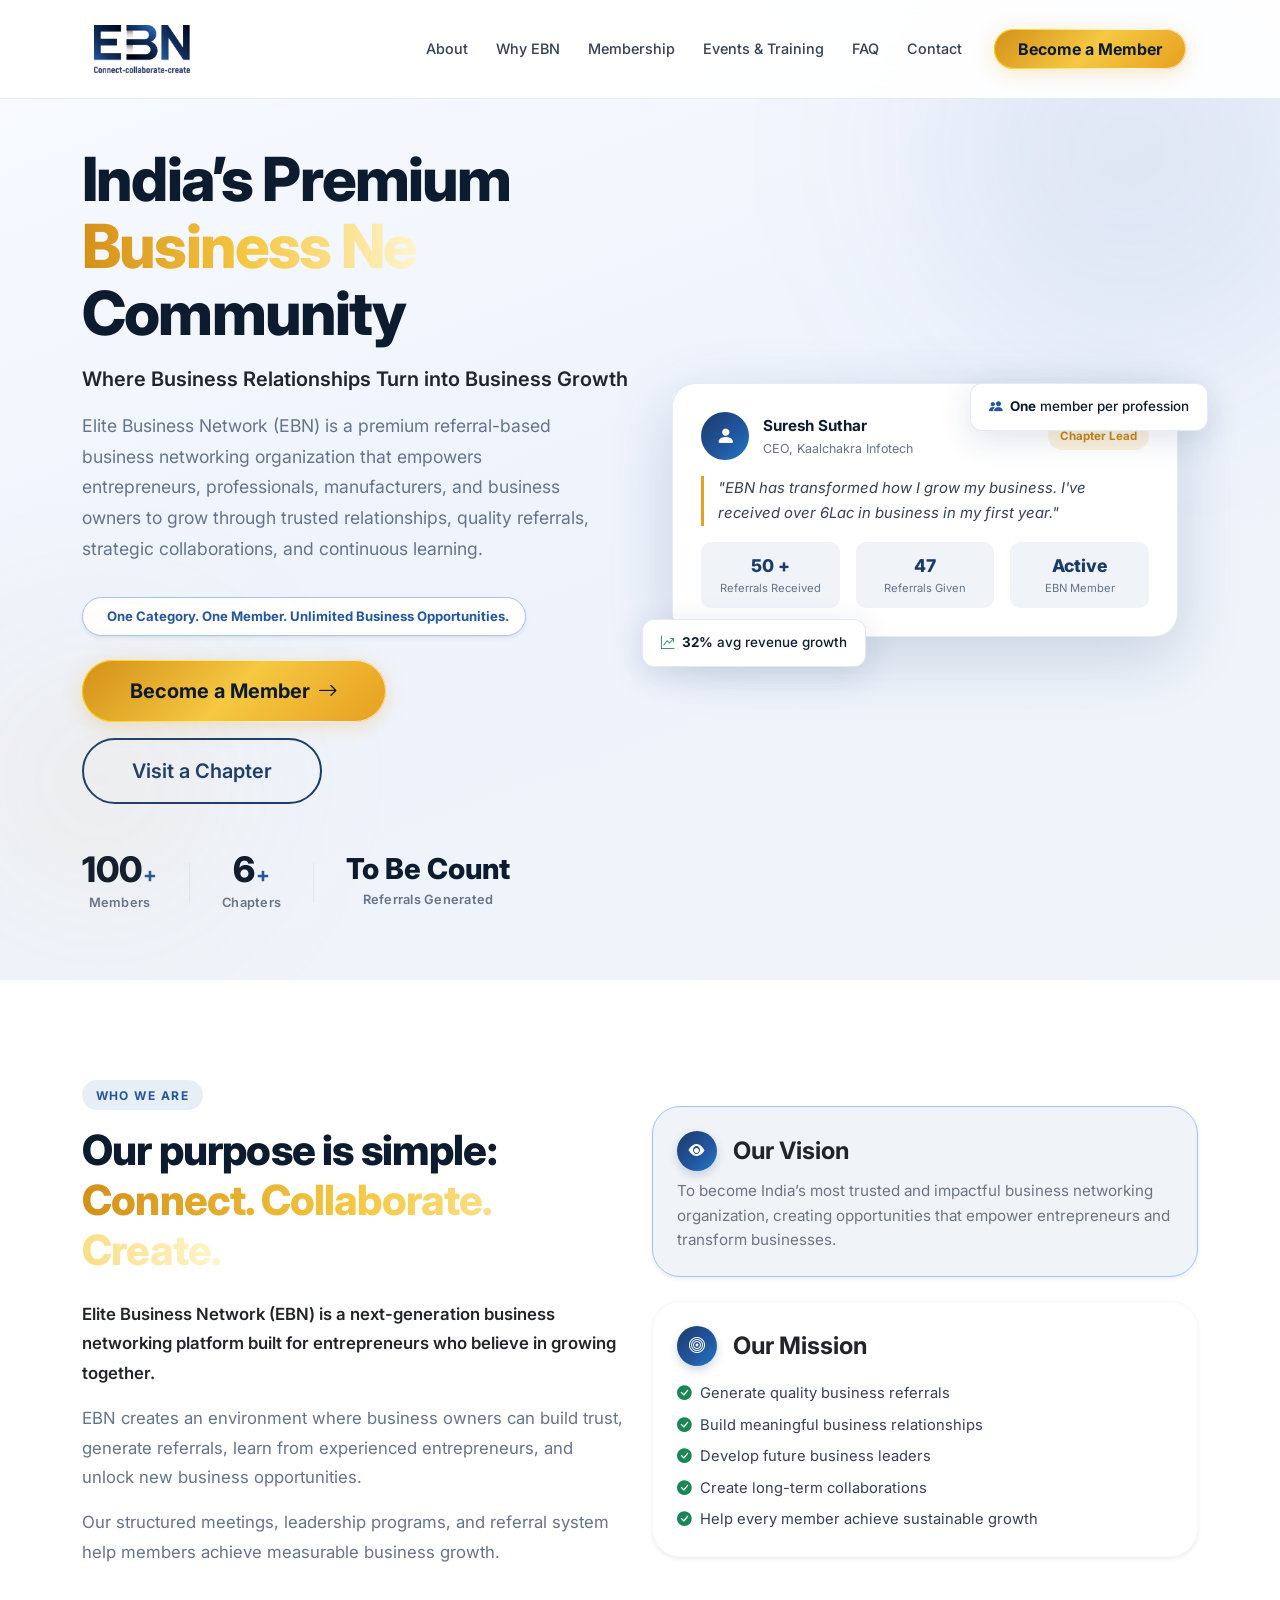
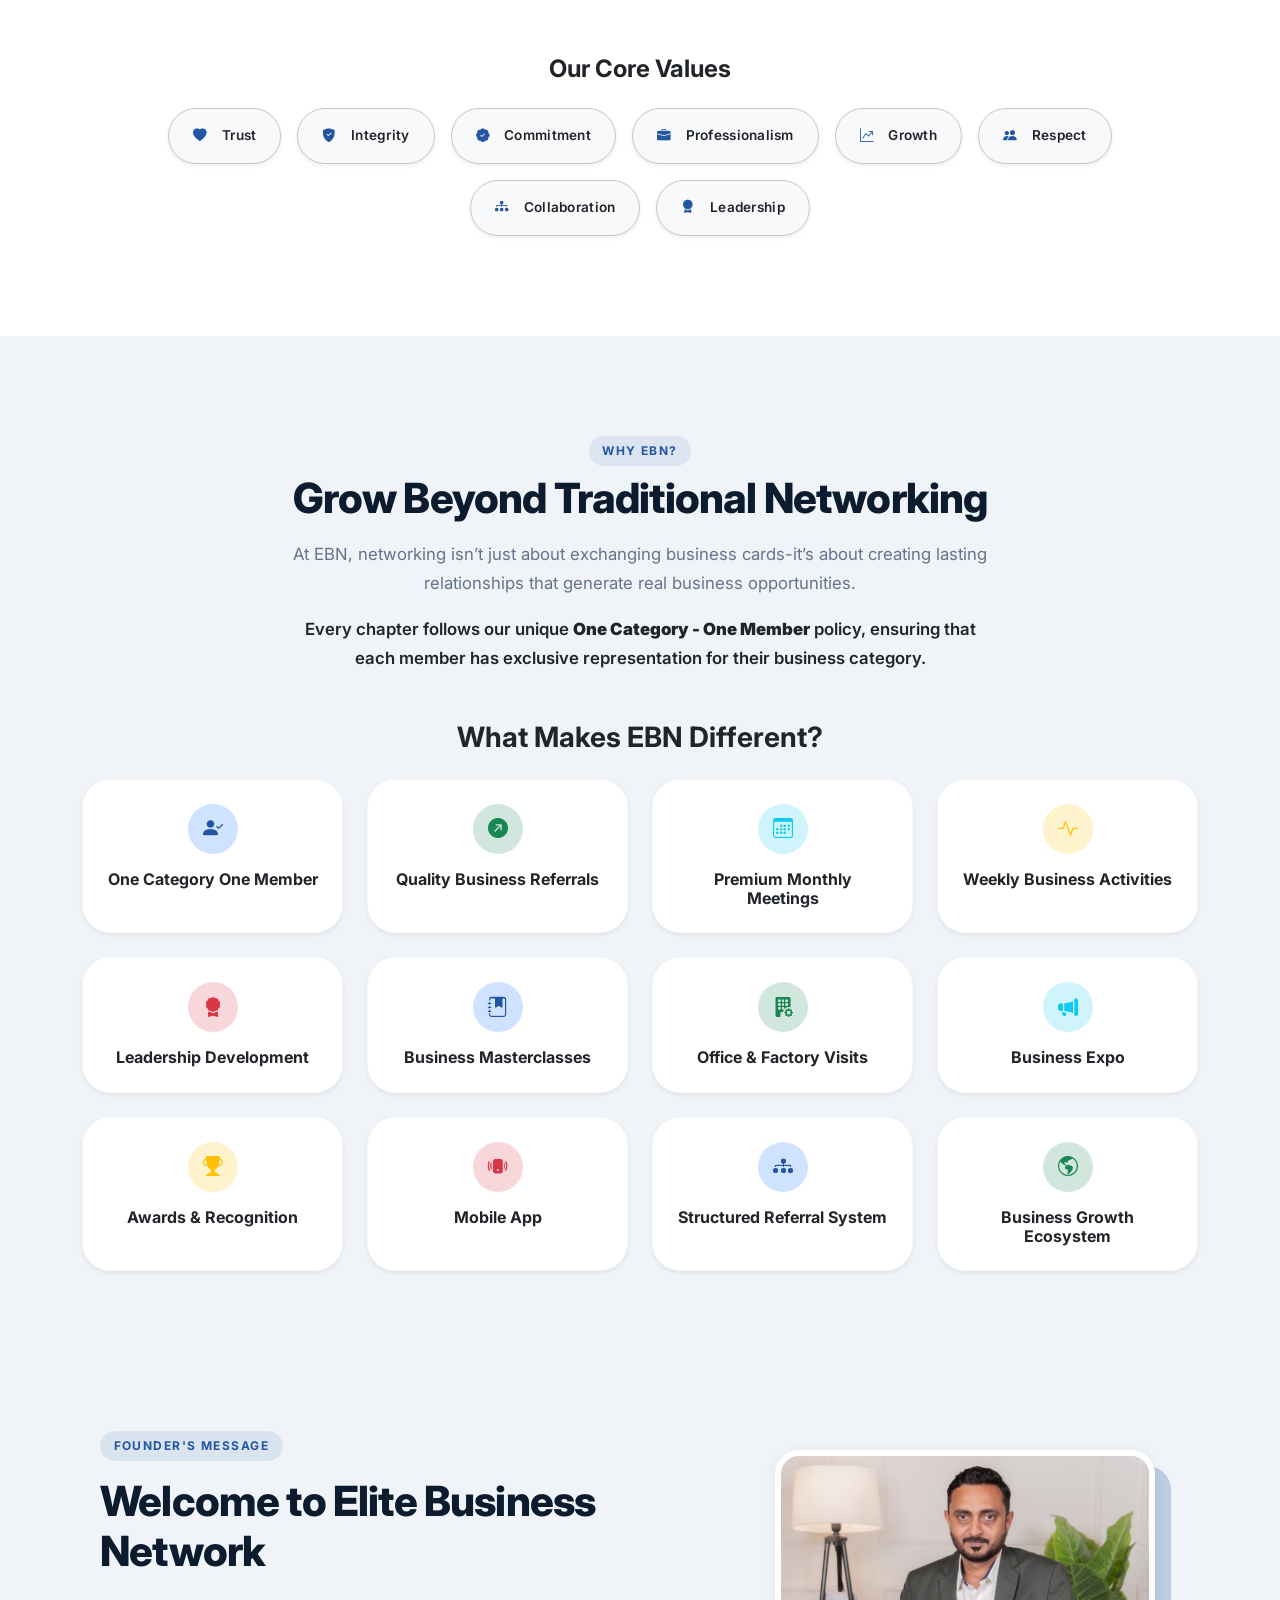
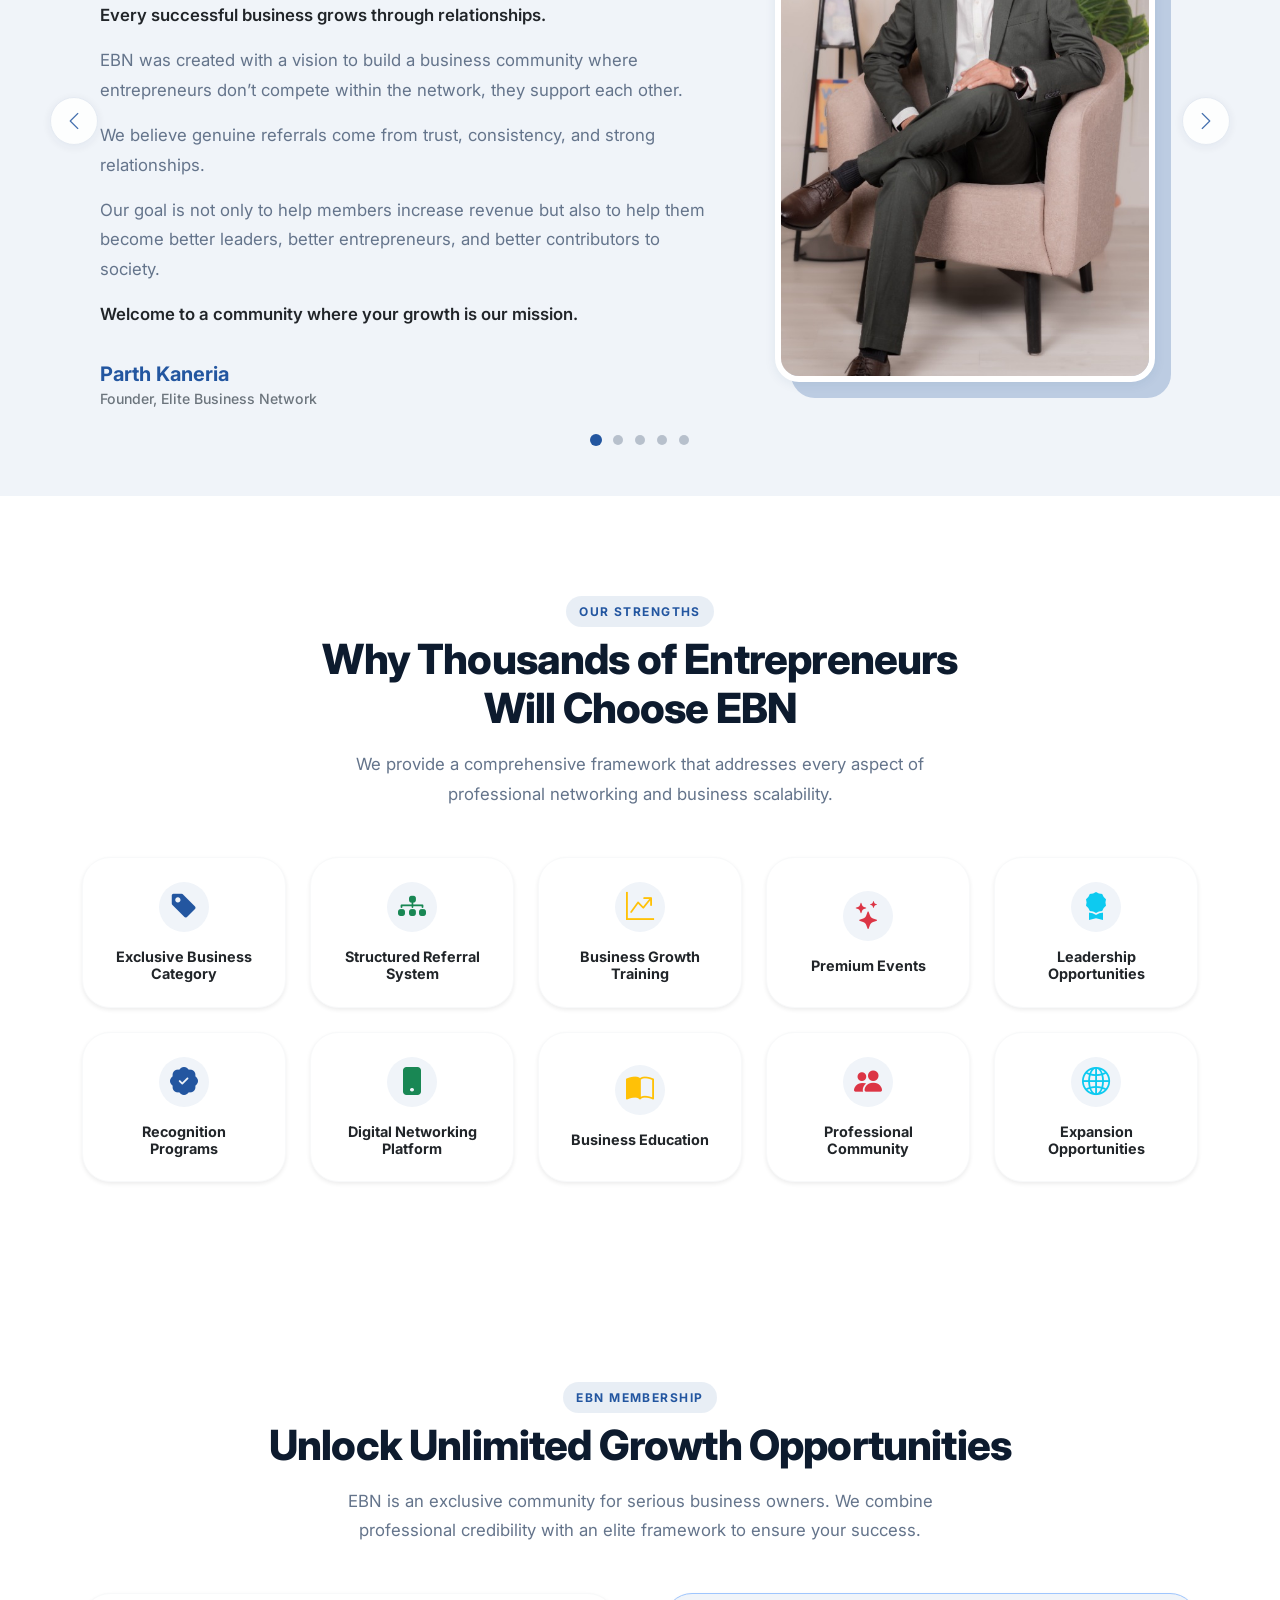
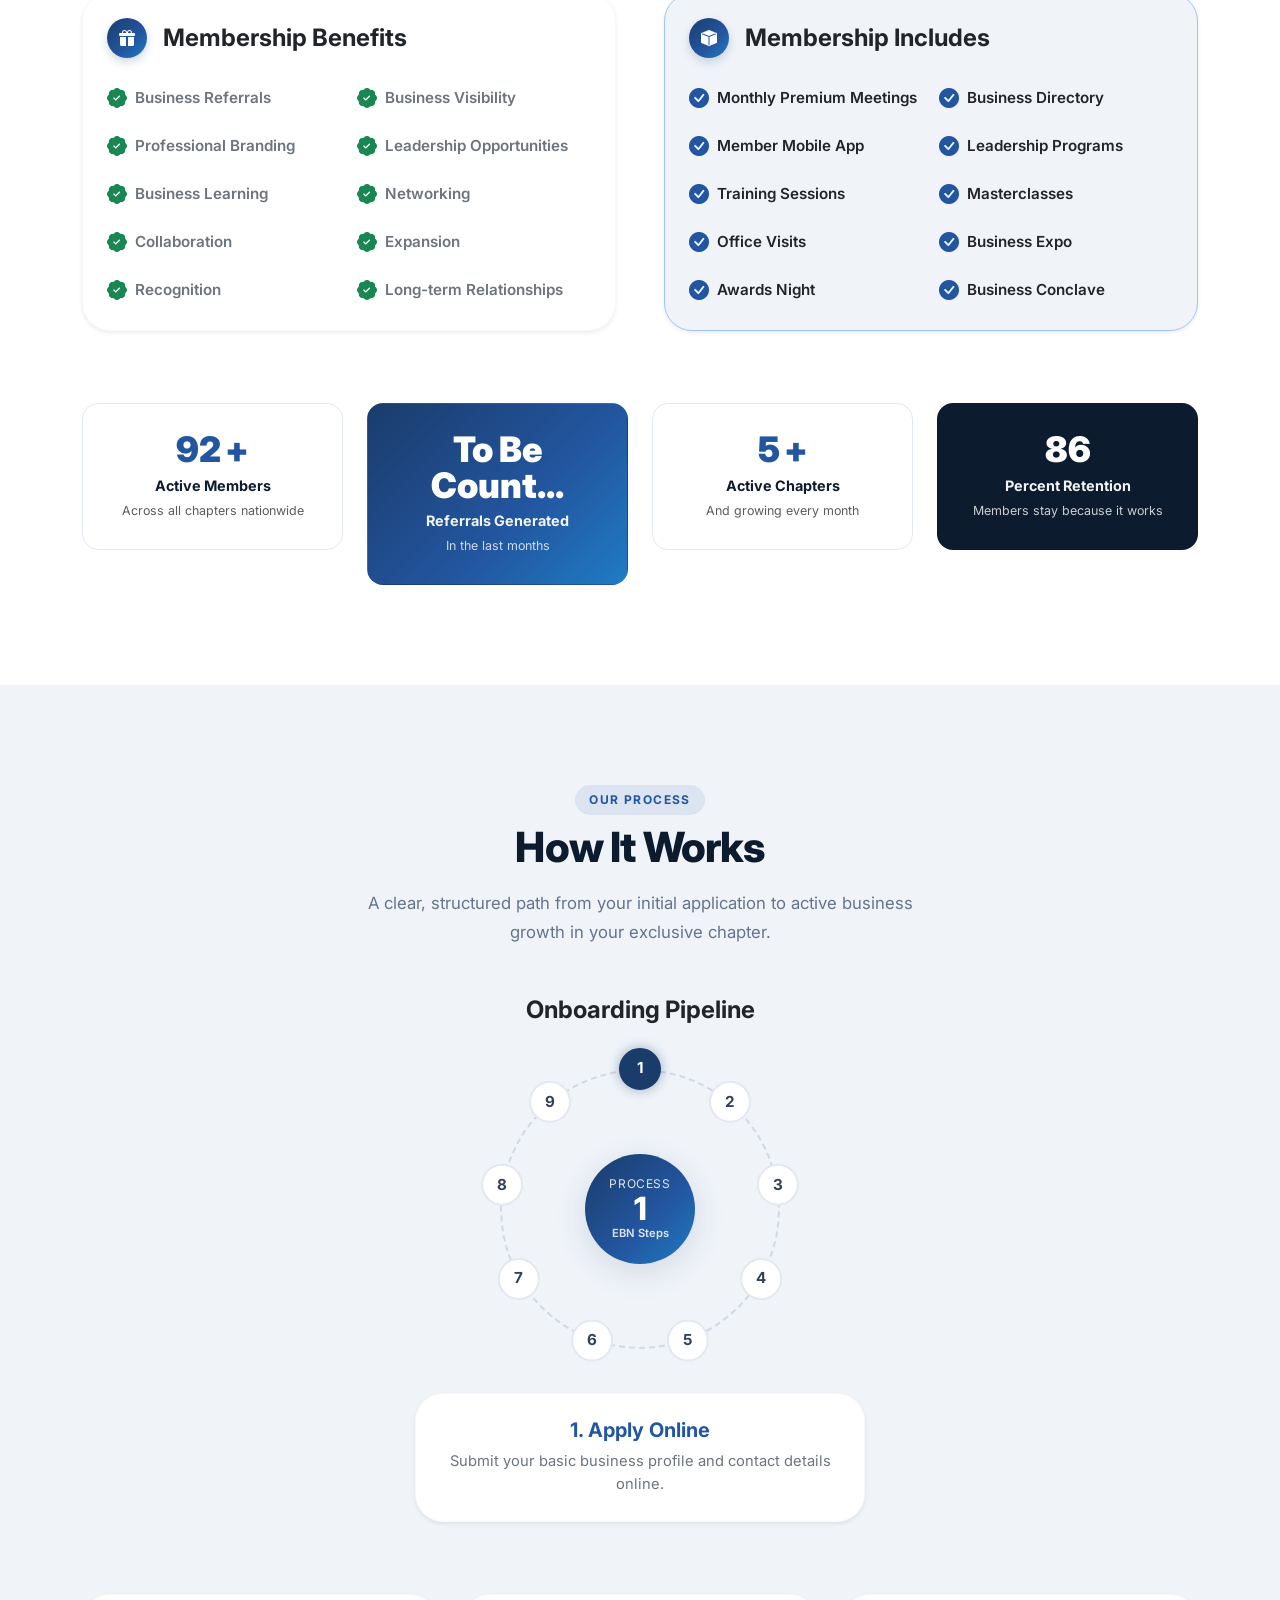
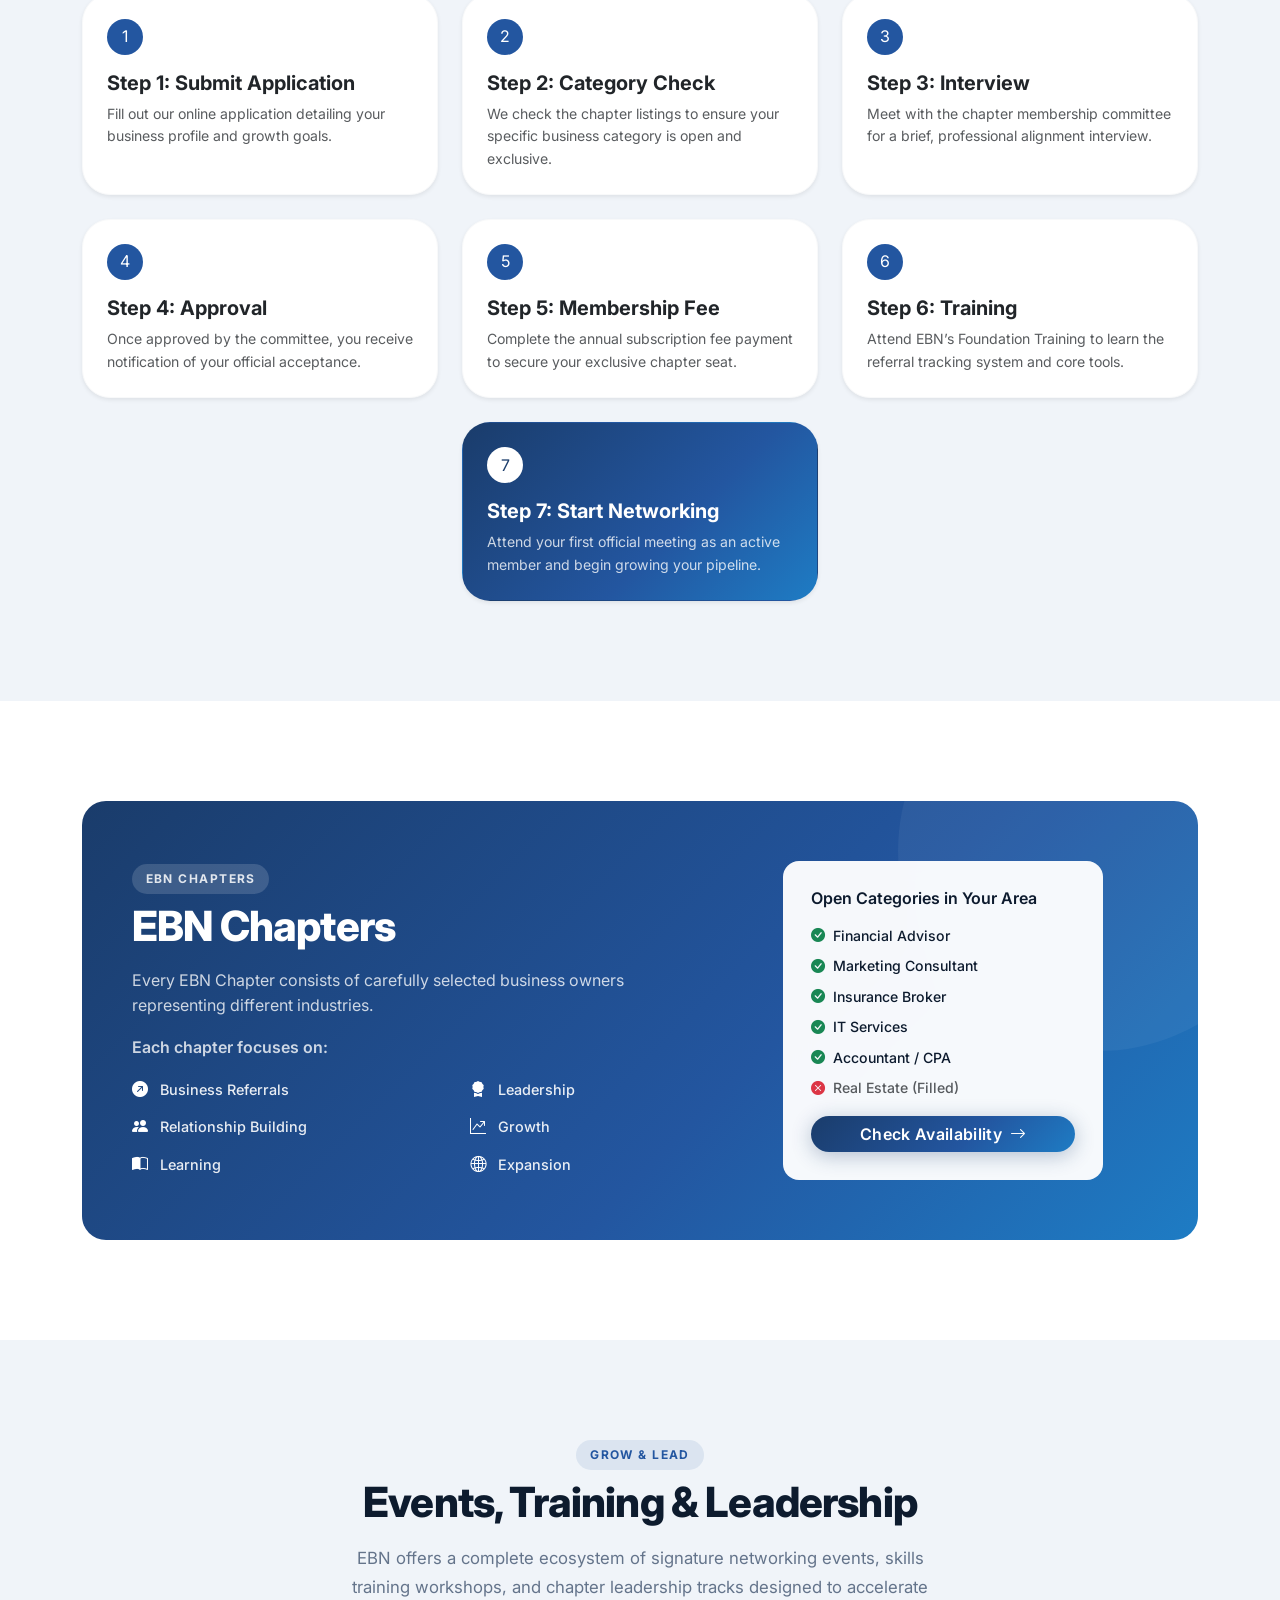
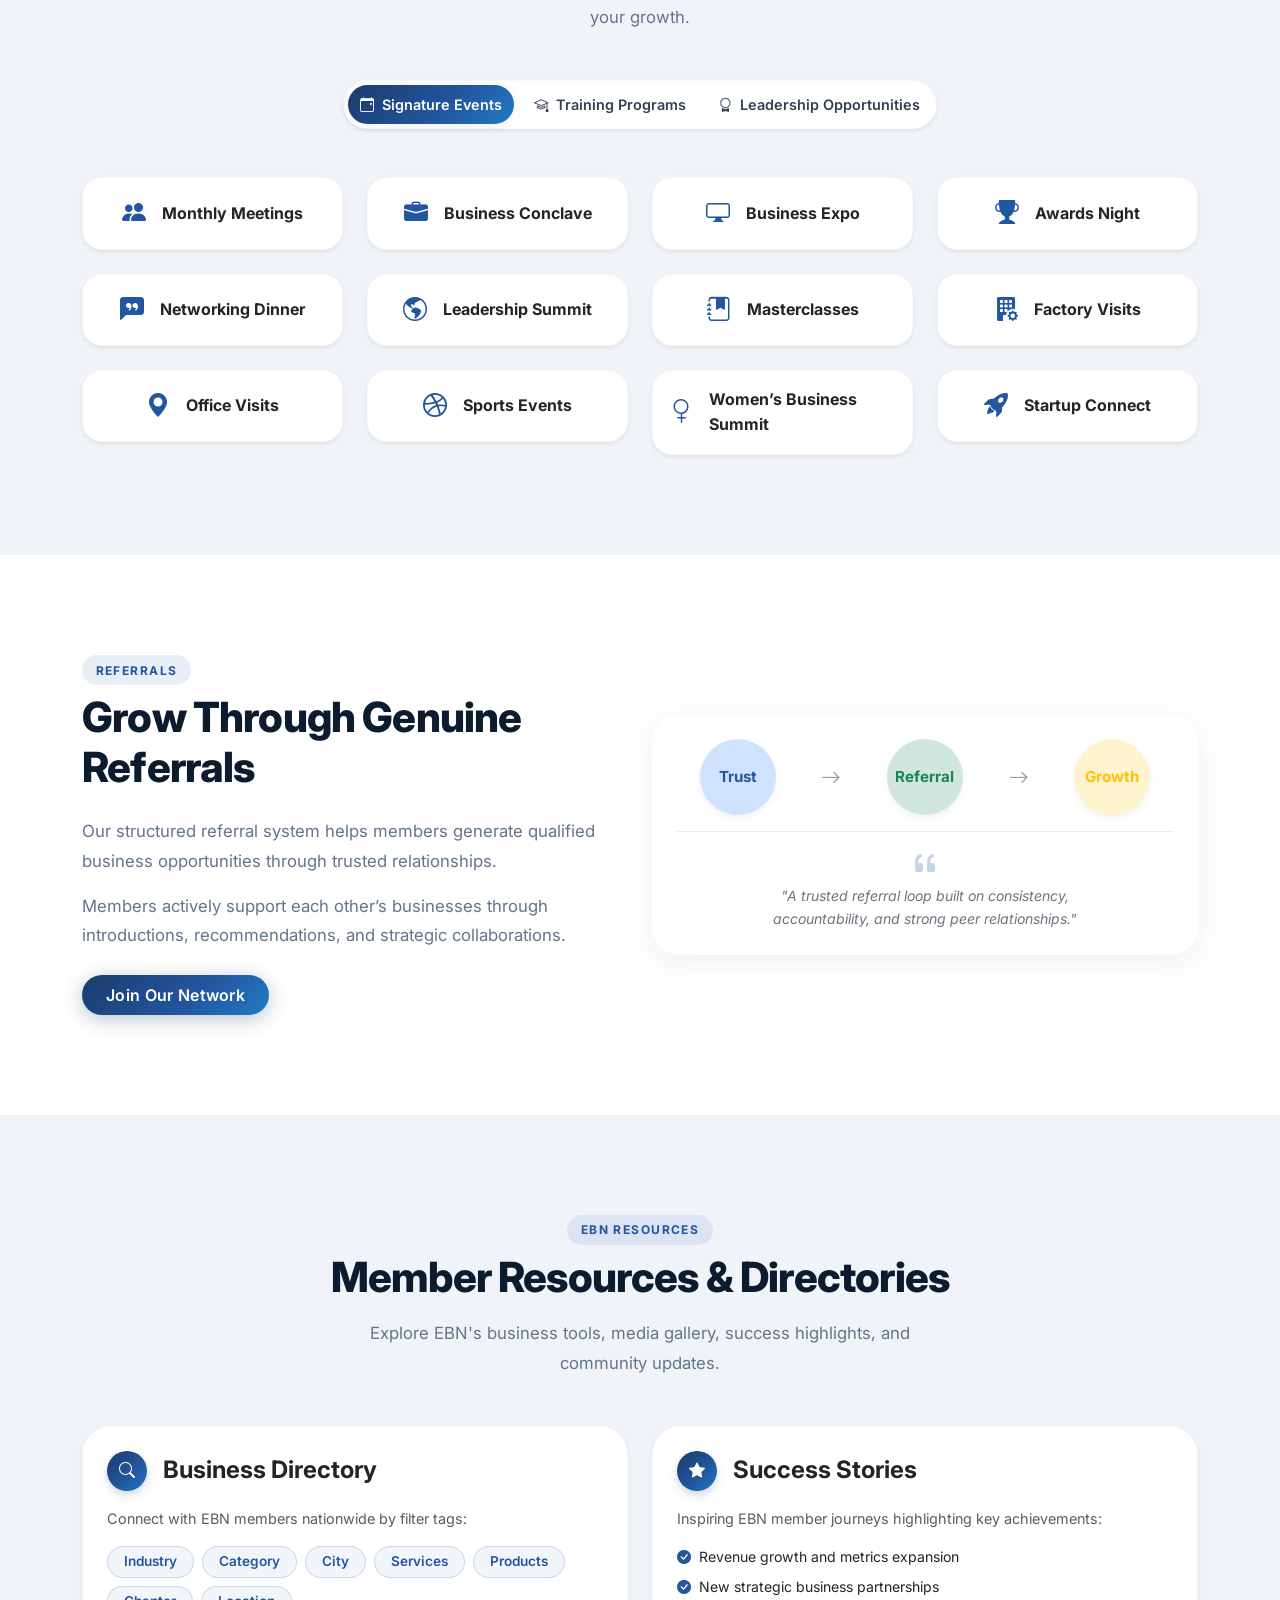
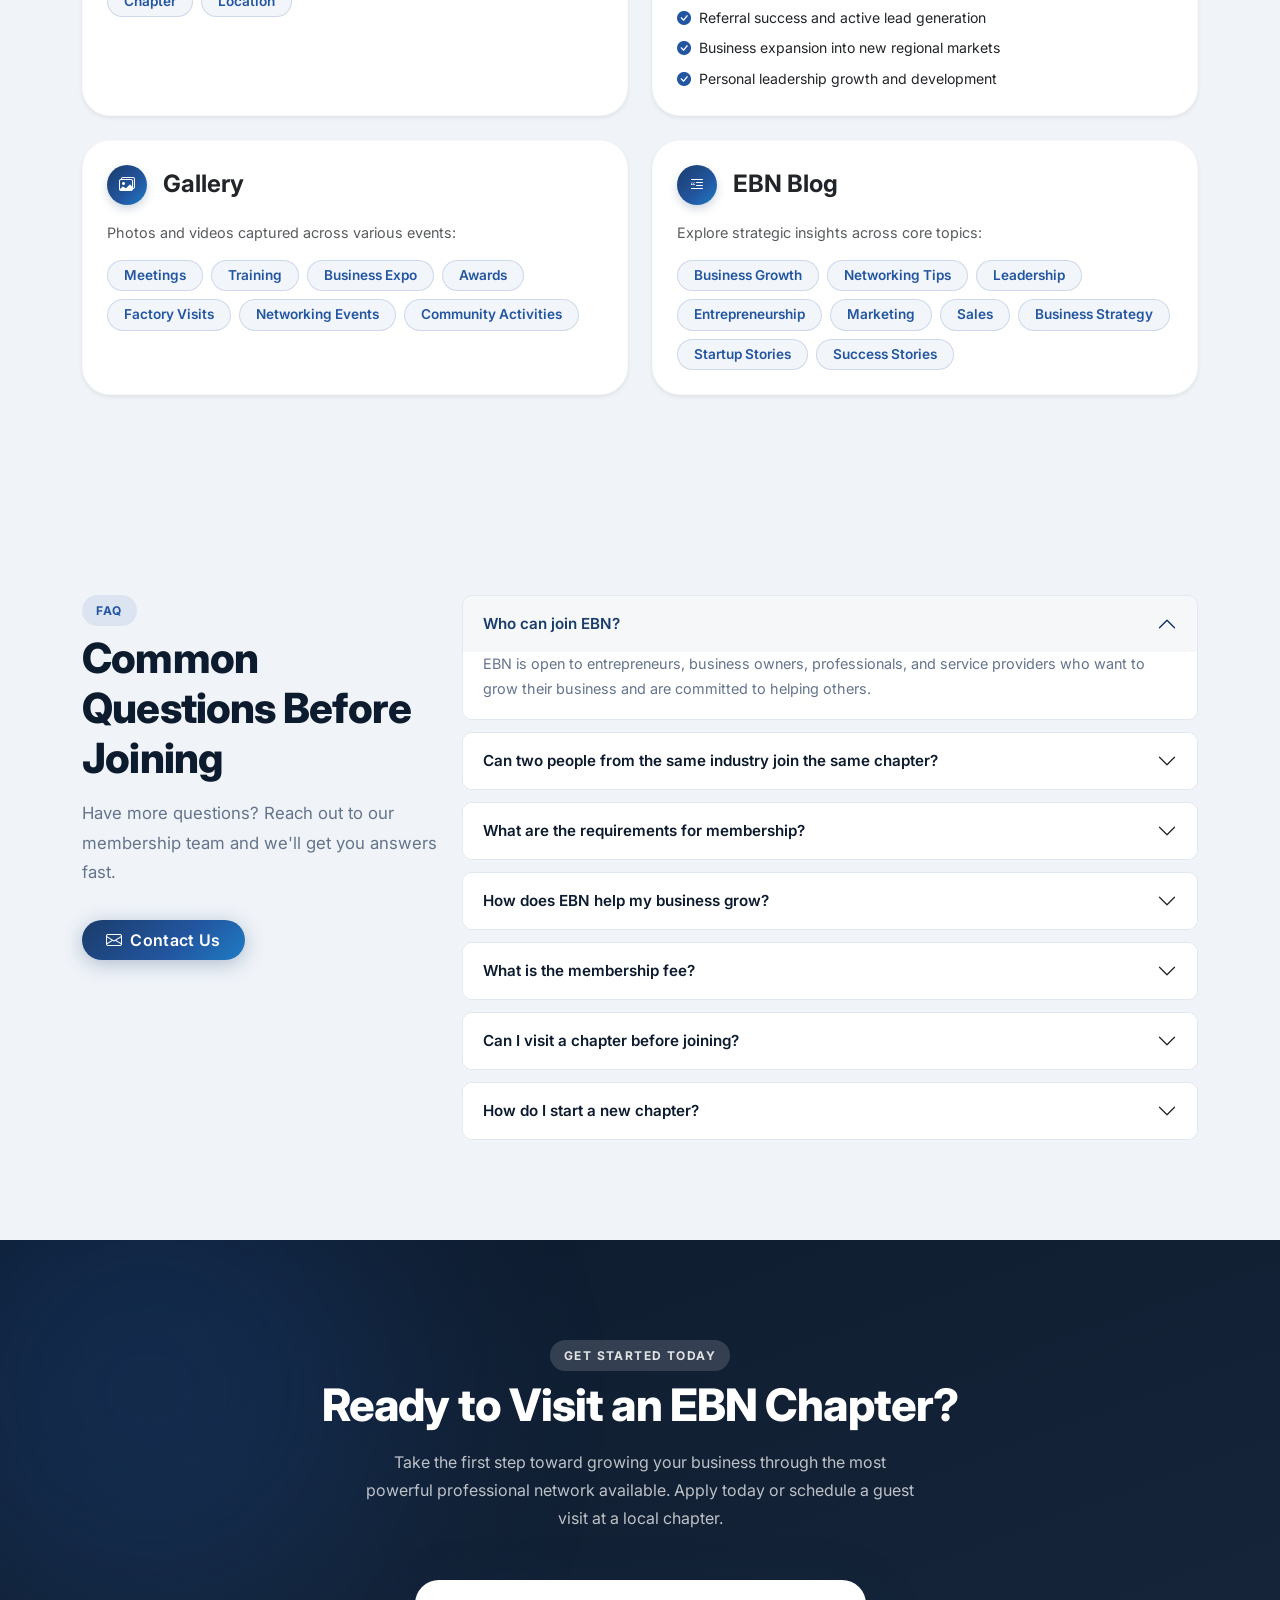
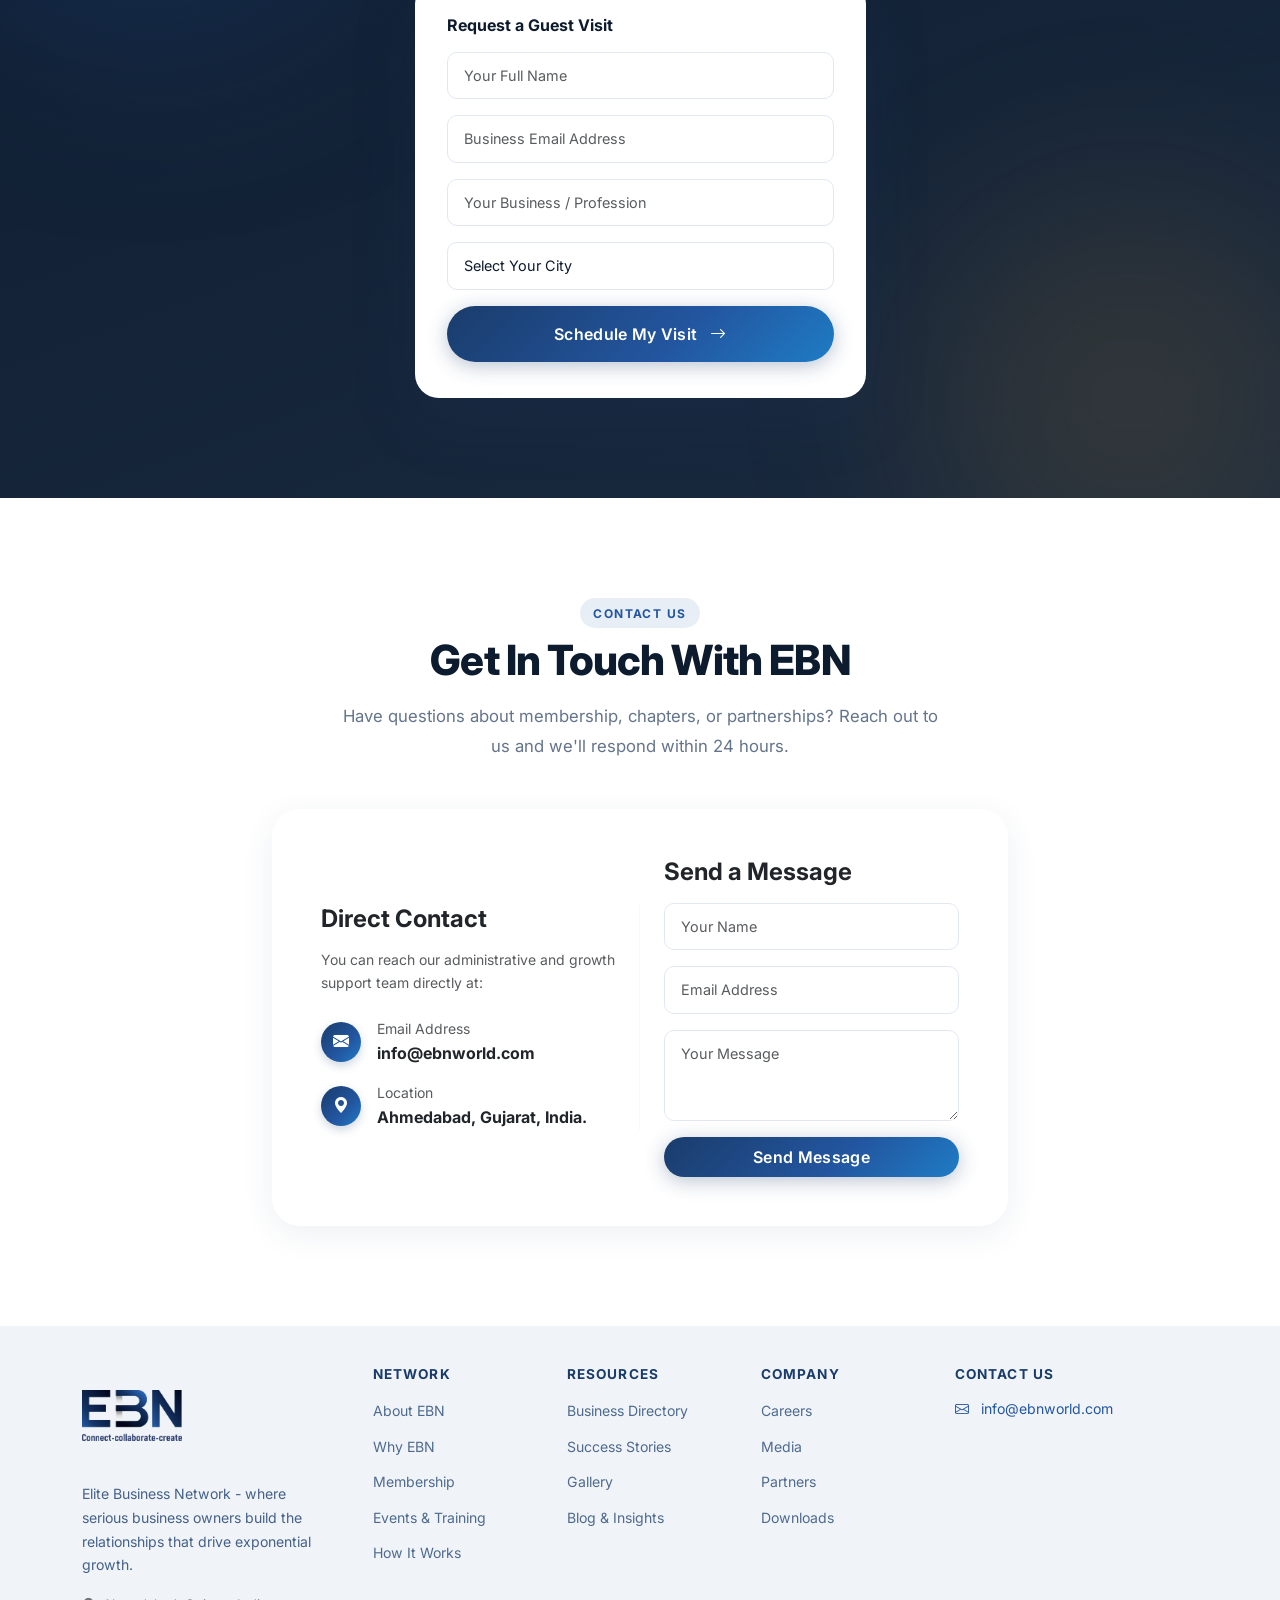
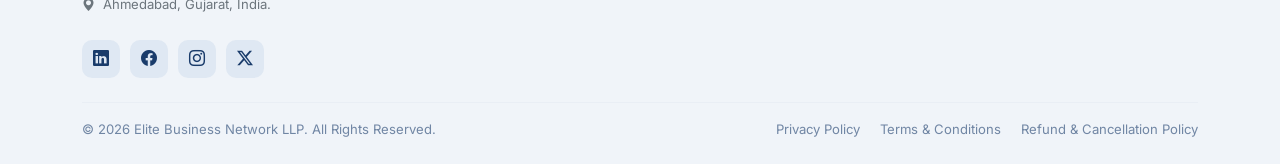
<file: index.html>
<!DOCTYPE html>
<html lang="en">

<head>
  <meta charset="UTF-8" />
  <meta name="viewport" content="width=device-width, initial-scale=1.0" />
  <title>EBN – Elite Business Network | Where Business Relationships Turn into Business Growth</title>
  <meta name="description"
    content="EBN is an exclusive business networking organization where serious business owners grow through high-quality referrals, education, and elite member connections." />

  <!-- Bootstrap 5 -->
  <link href="https://cdn.jsdelivr.net/npm/bootstrap@5.3.3/dist/css/bootstrap.min.css" rel="stylesheet" />
  <!-- Bootstrap Icons -->
  <link href="https://cdn.jsdelivr.net/npm/bootstrap-icons@1.11.3/font/bootstrap-icons.css" rel="stylesheet" />
  <!-- Google Fonts -->
  <link href="https://fonts.googleapis.com/css2?family=Inter:wght@300;400;500;600;700;800;900&display=swap"
    rel="stylesheet" />

  <link rel="stylesheet" href="style.css?v=1.0.5" />
</head>

<body>

  <!-- ============================
     NAVBAR
============================== -->
  <nav id="mainNav" class="navbar navbar-expand-lg fixed-top py-3">
    <div class="container">
      <a class="navbar-brand d-flex align-items-center gap-2" href="#home">
        <img src="logo.png" alt="EBN Logo" class="brand-logo-img"
          style="height: 96px; width: 96px; object-fit: contain; border-radius: 16px; margin-top: -20px; margin-bottom: -20px;">
      </a>

      <button class="navbar-toggler border-0" type="button" data-bs-toggle="collapse" data-bs-target="#navMenu">
        <i class="bi bi-list fs-3 text-dark"></i>
      </button>
      <div class="collapse navbar-collapse" id="navMenu">
        <ul class="navbar-nav ms-auto align-items-center gap-1">
          <li class="nav-item"><a class="nav-link fw-500" href="#about">About</a></li>
          <li class="nav-item"><a class="nav-link fw-500" href="#difference">Why EBN</a></li>
          <li class="nav-item"><a class="nav-link fw-500" href="#membership">Membership</a></li>
          <li class="nav-item"><a class="nav-link fw-500" href="#events-training">Events & Training</a></li>
          <li class="nav-item"><a class="nav-link fw-500" href="#faq">FAQ</a></li>
          <li class="nav-item"><a class="nav-link fw-500" href="#contact">Contact</a></li>
          <li class="nav-item ms-lg-3">
            <a href="#apply" class="btn btn-shiny-member px-4 py-2 rounded-pill">Become a Member</a>
          </li>
        </ul>
      </div>
    </div>
  </nav>

  <!-- ============================
     HERO SECTION
 ============================== -->
  <section id="home" class="hero-section">
    <div class="hero-bg-shape shape-1"></div>
    <div class="hero-bg-shape shape-2"></div>
    <div class="container">
      <div class="row align-items-center min-vh-100 py-5">
        <div class="col-lg-6 hero-content" data-aos="fade-up">
          <!-- <span class="badge-pill mb-3">
            <i class="bi bi-stars me-1"></i> Exclusive Business Network
          </span> -->
          <h1 class="hero-title">
            India’s Premium<br />
            <span class="gradient-text">Business Networking</span><br />
            Community
          </h1>
          <p class="hero-subtitle mt-3 fw-600 text-dark fs-5">
            Where Business Relationships Turn into Business Growth
          </p>
          <p class="hero-desc mt-3">
            Elite Business Network (EBN) is a premium referral-based business networking organization that empowers
            entrepreneurs, professionals, manufacturers, and business owners to grow through trusted relationships,
            quality referrals, strategic collaborations, and continuous learning.
          </p>
          <div
            class="d-inline-flex align-items-center gap-2 bg-white text-primary border border-primary-subtle mt-3 py-2 px-3 fw-700 rounded-pill shadow-sm"
            style="font-size: 0.82rem;">
            <i class="bi bi-shield-check-fill text-success"></i> <span>One Category. One Member. Unlimited Business
              Opportunities.</span>
          </div>
          <div class="d-flex flex-wrap gap-3 mt-4">
            <a href="#apply" class="btn btn-shiny-member btn-lg px-5 py-3 rounded-pill">
              Become a Member <i class="bi bi-arrow-right ms-2"></i>
            </a>
            <a href="#apply" class="btn btn-outline-custom btn-lg px-5 py-3 rounded-pill">
              Visit a Chapter
            </a>
          </div>
          <div class="hero-stats mt-5">
            <div class="hero-stat-item">
              <div class="stat-value">
                <span class="stat-num" data-count="100">0</span><span class="stat-suffix">+</span>
              </div>
              <span class="stat-label">Members</span>
            </div>
            <div class="hero-stat-divider"></div>
            <div class="hero-stat-item">
              <div class="stat-value">
                <span class="stat-num" data-count="6">0</span><span class="stat-suffix">+</span>
              </div>
              <span class="stat-label">Chapters</span>
            </div>
            <div class="hero-stat-divider"></div>
            <div class="hero-stat-item">
              <div class="stat-value">
                <span class="stat-num stat-num-text">To Be Count</span>
              </div>
              <span class="stat-label">Referrals Generated</span>
            </div>
          </div>
        </div>

        <div class="col-lg-6 mt-5 mt-lg-0" data-aos="fade-left">
          <div class="hero-card-wrapper">
            <div class="hero-main-card">
              <div class="hmc-header">
                <div class="hmc-avatar">
                  <i class="bi bi-person-fill"></i>
                </div>
                <div>
                  <div class="hmc-name">Suresh Suthar</div>
                  <div class="hmc-role">CEO, Kaalchakra Infotech</div>
                </div>
                <span class="hmc-badge">Chapter Lead</span>
              </div>
              <div class="hmc-body">
                <p class="hmc-quote">"EBN has transformed how I grow my business. I've received over 6Lac in business
                  in my first year."</p>
                <div class="hmc-metric-row mt-3">
                  <div class="hmc-metric">
                    <div class="d-flex align-items-baseline justify-content-center">
                      <span class="metric-val">50</span>
                      <span class="metric-val ms-1">+</span>
                    </div>
                    <div class="metric-key">Referrals Received</div>
                  </div>
                  <div class="hmc-metric">
                    <div class="metric-val">47</div>
                    <div class="metric-key">Referrals Given</div>
                  </div>
                  <div class="hmc-metric">
                    <div class="metric-val">Active</div>
                    <div class="metric-key">EBN Member</div>
                  </div>
                </div>
              </div>
            </div>

            <div class="floating-card fc-left">
              <i class="bi bi-graph-up-arrow text-success me-2"></i>
              <span><strong>32%</strong> avg revenue growth</span>
            </div>
            <div class="floating-card fc-right">
              <i class="bi bi-people-fill text-primary me-2"></i>
              <span><strong>One</strong> member per profession</span>
            </div>
          </div>
        </div>
      </div>
    </div>
  </section>

  <!-- ============================
     ABOUT EBN SECTION
 ============================== -->
  <section id="about" class="section-padding">
    <div class="container">
      <div class="row align-items-center gy-5">
        <div class="col-lg-6" data-aos="fade-right">
          <span class="section-label">Who We Are</span>
          <h2 class="section-title mt-3">Our purpose is simple:<br><span class="gradient-text">Connect. Collaborate.
              Create.</span></h2>
          <p class="section-desc mt-4 fw-600 text-dark">
            Elite Business Network (EBN) is a next-generation business networking platform built for entrepreneurs who
            believe in growing together.
          </p>
          <p class="section-desc mt-3">
            EBN creates an environment where business owners can build trust, generate referrals, learn from experienced
            entrepreneurs, and unlock new business opportunities.
          </p>
          <p class="section-desc mt-3">
            Our structured meetings, leadership programs, and referral system help members achieve measurable business
            growth.
          </p>
        </div>

        <div class="col-lg-6" data-aos="fade-left">
          <div class="row g-4">
            <div class="col-12">
              <div class="about-card vision-card p-4 rounded-4 shadow-sm border border-primary-subtle bg-subtle">
                <div class="d-flex align-items-center gap-3 mb-2">
                  <div
                    class="ac-icon bg-primary text-white rounded-3 p-2 d-flex align-items-center justify-content-center"
                    style="width:40px; height:40px;">
                    <i class="bi bi-eye-fill"></i>
                  </div>
                  <h4 class="m-0 fw-700 text-dark">Our Vision</h4>
                </div>
                <p class="m-0 text-secondary" style="font-size: 0.95rem; line-height: 1.6;">
                  To become India’s most trusted and impactful business networking organization, creating opportunities
                  that empower entrepreneurs and transform businesses.
                </p>
              </div>
            </div>
            <div class="col-12">
              <div class="about-card mission-card p-4 rounded-4 shadow-sm border border-light bg-white">
                <div class="d-flex align-items-center gap-3 mb-3">
                  <div
                    class="ac-icon bg-success text-white rounded-3 p-2 d-flex align-items-center justify-content-center"
                    style="width:40px; height:40px;">
                    <i class="bi bi-bullseye"></i>
                  </div>
                  <h4 class="m-0 fw-700 text-dark">Our Mission</h4>
                </div>
                <ul class="list-unstyled d-flex flex-column gap-2 m-0">
                  <li class="d-flex align-items-center gap-2" style="font-size: 0.92rem;"><i
                      class="bi bi-check-circle-fill text-success"></i> <span>Generate quality business referrals</span>
                  </li>
                  <li class="d-flex align-items-center gap-2" style="font-size: 0.92rem;"><i
                      class="bi bi-check-circle-fill text-success"></i> <span>Build meaningful business
                      relationships</span></li>
                  <li class="d-flex align-items-center gap-2" style="font-size: 0.92rem;"><i
                      class="bi bi-check-circle-fill text-success"></i> <span>Develop future business leaders</span>
                  </li>
                  <li class="d-flex align-items-center gap-2" style="font-size: 0.92rem;"><i
                      class="bi bi-check-circle-fill text-success"></i> <span>Create long-term collaborations</span>
                  </li>
                  <li class="d-flex align-items-center gap-2" style="font-size: 0.92rem;"><i
                      class="bi bi-check-circle-fill text-success"></i> <span>Help every member achieve sustainable
                      growth</span></li>
                </ul>
              </div>
            </div>
          </div>
        </div>
      </div>

      <!-- Core Values -->
      <div class="mt-5 pt-4" data-aos="fade-up">
        <h4 class="text-center fw-700 text-dark mb-4">Our Core Values</h4>
        <div class="d-flex flex-wrap justify-content-center gap-3">
          <span
            class="badge-pill bg-light text-dark border border-secondary-subtle px-4 py-3 rounded-pill fw-600 shadow-sm"><i
              class="bi bi-heart-fill text-primary me-2"></i> Trust</span>
          <span
            class="badge-pill bg-light text-dark border border-secondary-subtle px-4 py-3 rounded-pill fw-600 shadow-sm"><i
              class="bi bi-shield-fill-check text-primary me-2"></i> Integrity</span>
          <span
            class="badge-pill bg-light text-dark border border-secondary-subtle px-4 py-3 rounded-pill fw-600 shadow-sm"><i
              class="bi bi-patch-check-fill text-primary me-2"></i> Commitment</span>
          <span
            class="badge-pill bg-light text-dark border border-secondary-subtle px-4 py-3 rounded-pill fw-600 shadow-sm"><i
              class="bi bi-briefcase-fill text-primary me-2"></i> Professionalism</span>
          <span
            class="badge-pill bg-light text-dark border border-secondary-subtle px-4 py-3 rounded-pill fw-600 shadow-sm"><i
              class="bi bi-graph-up-arrow text-primary me-2"></i> Growth</span>
          <span
            class="badge-pill bg-light text-dark border border-secondary-subtle px-4 py-3 rounded-pill fw-600 shadow-sm"><i
              class="bi bi-people-fill text-primary me-2"></i> Respect</span>
          <span
            class="badge-pill bg-light text-dark border border-secondary-subtle px-4 py-3 rounded-pill fw-600 shadow-sm"><i
              class="bi bi-diagram-3-fill text-primary me-2"></i> Collaboration</span>
          <span
            class="badge-pill bg-light text-dark border border-secondary-subtle px-4 py-3 rounded-pill fw-600 shadow-sm"><i
              class="bi bi-award-fill text-primary me-2"></i> Leadership</span>
        </div>
      </div>
    </div>
  </section>

  <!-- ============================
     WHAT MAKES EBN DIFFERENT
 ============================== -->
  <section id="difference" class="section-padding bg-subtle">
    <div class="container">
      <div class="text-center mb-5" data-aos="fade-up">
        <span class="section-label">Why EBN?</span>
        <h2 class="section-title mt-2">Grow Beyond Traditional Networking</h2>
        <p class="section-desc mx-auto mt-3" style="max-width:700px">
          At EBN, networking isn’t just about exchanging business cards-it’s about creating lasting relationships that
          generate real business opportunities.
        </p>
        <p class="section-desc mx-auto mt-2 fw-600 text-dark" style="max-width:700px">
          Every chapter follows our unique <strong>One Category - One Member</strong> policy, ensuring that each member
          has exclusive representation for their business category.
        </p>
      </div>

      <div class="text-center mb-4" data-aos="fade-up">
        <h3 class="fw-700 text-dark">What Makes EBN Different?</h3>
      </div>

      <div class="row g-4 row-cols-1 row-cols-sm-2 row-cols-md-3 row-cols-lg-4">
        <!-- 1 -->
        <div class="col" data-aos="fade-up">
          <div
            class="diff-card-small p-4 rounded-4 shadow-sm bg-white border border-light h-100 text-center transition-all hover-translate">
            <div
              class="ds-icon bg-primary-subtle text-primary rounded-circle mx-auto mb-3 d-flex align-items-center justify-content-center"
              style="width:50px; height:50px;">
              <i class="bi bi-person-check-fill fs-5"></i>
            </div>
            <h6 class="fw-700 text-dark mb-0">One Category One Member</h6>
          </div>
        </div>
        <!-- 2 -->
        <div class="col" data-aos="fade-up">
          <div
            class="diff-card-small p-4 rounded-4 shadow-sm bg-white border border-light h-100 text-center transition-all hover-translate">
            <div
              class="ds-icon bg-success-subtle text-success rounded-circle mx-auto mb-3 d-flex align-items-center justify-content-center"
              style="width:50px; height:50px;">
              <i class="bi bi-arrow-up-right-circle-fill fs-5"></i>
            </div>
            <h6 class="fw-700 text-dark mb-0">Quality Business Referrals</h6>
          </div>
        </div>
        <!-- 3 -->
        <div class="col" data-aos="fade-up">
          <div
            class="diff-card-small p-4 rounded-4 shadow-sm bg-white border border-light h-100 text-center transition-all hover-translate">
            <div
              class="ds-icon bg-info-subtle text-info rounded-circle mx-auto mb-3 d-flex align-items-center justify-content-center"
              style="width:50px; height:50px;">
              <i class="bi bi-calendar3 fs-5"></i>
            </div>
            <h6 class="fw-700 text-dark mb-0">Premium Monthly Meetings</h6>
          </div>
        </div>
        <!-- 4 -->
        <div class="col" data-aos="fade-up">
          <div
            class="diff-card-small p-4 rounded-4 shadow-sm bg-white border border-light h-100 text-center transition-all hover-translate">
            <div
              class="ds-icon bg-warning-subtle text-warning rounded-circle mx-auto mb-3 d-flex align-items-center justify-content-center"
              style="width:50px; height:50px;">
              <i class="bi bi-activity fs-5"></i>
            </div>
            <h6 class="fw-700 text-dark mb-0">Weekly Business Activities</h6>
          </div>
        </div>
        <!-- 5 -->
        <div class="col" data-aos="fade-up">
          <div
            class="diff-card-small p-4 rounded-4 shadow-sm bg-white border border-light h-100 text-center transition-all hover-translate">
            <div
              class="ds-icon bg-danger-subtle text-danger rounded-circle mx-auto mb-3 d-flex align-items-center justify-content-center"
              style="width:50px; height:50px;">
              <i class="bi bi-award-fill fs-5"></i>
            </div>
            <h6 class="fw-700 text-dark mb-0">Leadership Development</h6>
          </div>
        </div>
        <!-- 6 -->
        <div class="col" data-aos="fade-up">
          <div
            class="diff-card-small p-4 rounded-4 shadow-sm bg-white border border-light h-100 text-center transition-all hover-translate">
            <div
              class="ds-icon bg-primary-subtle text-primary rounded-circle mx-auto mb-3 d-flex align-items-center justify-content-center"
              style="width:50px; height:50px;">
              <i class="bi bi-journal-bookmark-fill fs-5"></i>
            </div>
            <h6 class="fw-700 text-dark mb-0">Business Masterclasses</h6>
          </div>
        </div>
        <!-- 7 -->
        <div class="col" data-aos="fade-up">
          <div
            class="diff-card-small p-4 rounded-4 shadow-sm bg-white border border-light h-100 text-center transition-all hover-translate">
            <div
              class="ds-icon bg-success-subtle text-success rounded-circle mx-auto mb-3 d-flex align-items-center justify-content-center"
              style="width:50px; height:50px;">
              <i class="bi bi-building-fill-gear fs-5"></i>
            </div>
            <h6 class="fw-700 text-dark mb-0">Office & Factory Visits</h6>
          </div>
        </div>
        <!-- 8 -->
        <div class="col" data-aos="fade-up">
          <div
            class="diff-card-small p-4 rounded-4 shadow-sm bg-white border border-light h-100 text-center transition-all hover-translate">
            <div
              class="ds-icon bg-info-subtle text-info rounded-circle mx-auto mb-3 d-flex align-items-center justify-content-center"
              style="width:50px; height:50px;">
              <i class="bi bi-megaphone-fill fs-5"></i>
            </div>
            <h6 class="fw-700 text-dark mb-0">Business Expo</h6>
          </div>
        </div>
        <!-- 9 -->
        <div class="col" data-aos="fade-up">
          <div
            class="diff-card-small p-4 rounded-4 shadow-sm bg-white border border-light h-100 text-center transition-all hover-translate">
            <div
              class="ds-icon bg-warning-subtle text-warning rounded-circle mx-auto mb-3 d-flex align-items-center justify-content-center"
              style="width:50px; height:50px;">
              <i class="bi bi-trophy-fill fs-5"></i>
            </div>
            <h6 class="fw-700 text-dark mb-0">Awards & Recognition</h6>
          </div>
        </div>
        <!-- 10 -->
        <div class="col" data-aos="fade-up">
          <div
            class="diff-card-small p-4 rounded-4 shadow-sm bg-white border border-light h-100 text-center transition-all hover-translate">
            <div
              class="ds-icon bg-danger-subtle text-danger rounded-circle mx-auto mb-3 d-flex align-items-center justify-content-center"
              style="width:50px; height:50px;">
              <i class="bi bi-phone-vibrate-fill fs-5"></i>
            </div>
            <h6 class="fw-700 text-dark mb-0">Mobile App</h6>
          </div>
        </div>
        <!-- 11 -->
        <div class="col" data-aos="fade-up">
          <div
            class="diff-card-small p-4 rounded-4 shadow-sm bg-white border border-light h-100 text-center transition-all hover-translate">
            <div
              class="ds-icon bg-primary-subtle text-primary rounded-circle mx-auto mb-3 d-flex align-items-center justify-content-center"
              style="width:50px; height:50px;">
              <i class="bi bi-diagram-3-fill fs-5"></i>
            </div>
            <h6 class="fw-700 text-dark mb-0">Structured Referral System</h6>
          </div>
        </div>
        <!-- 12 -->
        <div class="col" data-aos="fade-up">
          <div
            class="diff-card-small p-4 rounded-4 shadow-sm bg-white border border-light h-100 text-center transition-all hover-translate">
            <div
              class="ds-icon bg-success-subtle text-success rounded-circle mx-auto mb-3 d-flex align-items-center justify-content-center"
              style="width:50px; height:50px;">
              <i class="bi bi-globe-americas fs-5"></i>
            </div>
            <h6 class="fw-700 text-dark mb-0">Business Growth Ecosystem</h6>
          </div>
        </div>
      </div>
    </div>
  </section>

  <!-- ============================
     FOUNDER & LEADERSHIP MESSAGES SECTION
  ============================== -->
  <section id="founder" class="section-padding bg-subtle">
    <div class="container" style="position: relative;">

      <!-- Bootstrap Carousel -->
      <div id="leadershipCarousel" class="carousel slide" data-bs-ride="carousel" data-bs-interval="6000">

        <!-- Bottom Indicators/Dots -->
        <div class="carousel-indicators" style="bottom: -50px;">
          <button type="button" data-bs-target="#leadershipCarousel" data-bs-slide-to="0" class="active"
            aria-current="true" aria-label="Slide 1"></button>
          <button type="button" data-bs-target="#leadershipCarousel" data-bs-slide-to="1" aria-label="Slide 2"></button>
          <button type="button" data-bs-target="#leadershipCarousel" data-bs-slide-to="2" aria-label="Slide 3"></button>
          <button type="button" data-bs-target="#leadershipCarousel" data-bs-slide-to="3" aria-label="Slide 4"></button>
          <button type="button" data-bs-target="#leadershipCarousel" data-bs-slide-to="4" aria-label="Slide 5"></button>
        </div>

        <!-- Carousel Items -->
        <div class="carousel-inner">

          <!-- Slide 1: Parth Kaneria -->
          <div class="carousel-item active">
            <div class="row align-items-center justify-content-between gy-5">
              <div class="col-lg-7" data-aos="fade-right">
                <span class="section-label">Founder's Message</span>
                <h2 class="section-title mt-3">Welcome to Elite Business Network</h2>
                <p class="section-desc mt-4 fw-600 text-dark">
                  Every successful business grows through relationships.
                </p>
                <p class="section-desc mt-3">
                  EBN was created with a vision to build a business community where entrepreneurs don’t compete within
                  the
                  network, they support each other.
                </p>
                <p class="section-desc mt-3">
                  We believe genuine referrals come from trust, consistency, and strong relationships.
                </p>
                <p class="section-desc mt-3">
                  Our goal is not only to help members increase revenue but also to help them become better leaders,
                  better
                  entrepreneurs, and better contributors to society.
                </p>
                <p class="section-desc mt-3 fw-600 text-dark">
                  Welcome to a community where your growth is our mission.
                </p>
                <div class="mt-4 pt-2">
                  <h5 class="fw-700 m-0 text-primary">Parth Kaneria</h5>
                  <span class="text-secondary fw-500" style="font-size: 0.88rem;">Founder, Elite Business
                    Network</span>
                </div>
              </div>
              <div class="col-lg-5 text-center d-flex justify-content-center justify-content-lg-end" data-aos="fade-left">
                <div class="founder-image-wrapper">
                  <div class="founder-image-bg"></div>
                  <img src="founder_parth_600x840.png" alt="Parth Kaneria" class="founder-image">
                </div>
              </div>
            </div>
          </div>

          <!-- Slide 2: Dr. Vidhi Shah -->
          <div class="carousel-item">
            <div class="row align-items-center justify-content-between gy-5">
              <div class="col-lg-7">
                <span class="section-label">Co-Founder's Message</span>
                <h2 class="section-title mt-3">Vision for Collective Growth</h2>
                <p class="section-desc mt-4 fw-600 text-dark">
                  As one of the co-founders, I believe EBN should stand for trust, integrity, and collective
                  growth. My vision is to create a network where businesses don’t just exchange referrals but build
                  long-term partnerships.
                </p>
                <p class="section-desc mt-3">
                  Our mission should be to empower every member through collaboration, knowledge sharing,
                  accountability, and a genuine “grow together” mindset.
                </p>
                <p class="section-desc mt-3">
                  This has been one of the reasons that pushed me to be one of the co-founders.
                </p>
                <div class="mt-4 pt-2">
                  <h5 class="fw-700 m-0 text-primary">Dr. Vidhi Shah</h5>
                  <span class="text-secondary fw-500" style="font-size: 0.88rem;">Co-Founder, Elite Business
                    Network</span>
                </div>
              </div>
              <div class="col-lg-5 text-center d-flex justify-content-center justify-content-lg-end">
                <div class="founder-image-wrapper">
                  <div class="founder-image-bg"></div>
                  <img src="founder_vidhi_500x700.png" alt="Dr. Vidhi Shah" class="founder-image">
                </div>
              </div>
            </div>
          </div>

          <!-- Slide 3: Nimeet Shah -->
          <div class="carousel-item">
            <div class="row align-items-center justify-content-between gy-5">
              <div class="col-lg-7">
                <span class="section-label">Co-Founder's Message</span>
                <h2 class="section-title mt-3">Empowering Entrepreneur Growth</h2>
                <p class="section-desc mt-4 fw-600 text-dark">
                  EBN is designed to be the Business world's most trusted entrepreneur growth ecosystem, built on Trust,
                  innovation, collaboration, and shared prosperity.
                </p>
                <p class="section-desc mt-3">
                  At EBN, we aim to enable entrepreneurs and professionals to create meaningful business relationships,
                  develop strategic collaborations, exchange knowledge, and unlock opportunities that accelerate
                  sustainable business growth. Simply believing in 'come together and conquer the World'.
                </p>
                <p class="section-desc mt-3 fw-600 text-dark">
                  Let's grow together irrespective of size or Industry
                </p>
                <div class="mt-4 pt-2">
                  <h5 class="fw-700 m-0 text-primary">Nimeet Shah</h5>
                  <span class="text-secondary fw-500" style="font-size: 0.88rem;">Co-Founder, Elite Business
                    Network</span>
                </div>
              </div>
              <div class="col-lg-5 text-center d-flex justify-content-center justify-content-lg-end">
                <div class="founder-image-wrapper">
                  <div class="founder-image-bg"></div>
                  <img src="founder_nimeet_600x840.png" alt="Nimeet Shah" class="founder-image">
                </div>
              </div>
            </div>
          </div>

          <!-- Slide 4: Jignesh Patel -->
          <div class="carousel-item">
            <div class="row align-items-center justify-content-between gy-5">
              <div class="col-lg-7">
                <span class="section-label">Co-Founder's Message</span>
                <h2 class="section-title mt-3">Empowering Businesses and Relationships</h2>
                <p class="section-desc mt-4 fw-600 text-dark">
                  EBN is envisioned to empower entrepreneurs to build stronger businesses, stronger relationships, and a
                  stronger Business Community, where the Growth of businesses and Entrepreneurs is ensured.
                </p>
                <p class="section-desc mt-3">
                  EBN is to facilitate entrepreneurs to connect, collaborate, innovate, mentor and create long-term
                  business value through ethical bonding and networking. Businesses don't just flourish because of
                  products or services but through people, and EBN is a platform to connect with entrepreneurs who
                  believe in integrity, collaboration and collective growth.
                </p>
                <p class="section-desc mt-3 fw-600 text-dark">
                  Come together to Gain and Grow
                </p>
                <div class="mt-4 pt-2">
                  <h5 class="fw-700 m-0 text-primary">Jignesh Patel</h5>
                  <span class="text-secondary fw-500" style="font-size: 0.88rem;">Co-Founder, Elite Business
                    Network</span>
                </div>
              </div>
              <div class="col-lg-5 text-center d-flex justify-content-center justify-content-lg-end">
                <div class="founder-image-wrapper">
                  <div class="founder-image-bg"></div>
                  <img src="founder_jignesh_600x840.png" alt="Jignesh Patel" class="founder-image">
                </div>
              </div>
            </div>
          </div>

          <!-- Slide 5: Rachana Shah -->
          <div class="carousel-item">
            <div class="row align-items-center justify-content-between gy-5">
              <div class="col-lg-7">
                <span class="section-label">Co-Founder's Message</span>
                <h2 class="section-title mt-3">Cultivating Trust & Mutual Success</h2>
                <p class="section-desc mt-4 fw-600 text-dark">
                  EBN is to inspire a culture where businesses grow by promoting other businesses along with and
                  nurturing a community founded on Trust, ethical leadership and mutual success.
                </p>
                <p class="section-desc mt-3">
                  We strongly believe that businesses are built on Trust and not on transactions, and EBN is designed to
                  facilitate genuine relationships that create extraordinary opportunities and long-lasting success.
                </p>
                <p class="section-desc mt-3 fw-600 text-dark">
                  Let's Build a Business and a legacy that lasts long
                </p>
                <div class="mt-4 pt-2">
                  <h5 class="fw-700 m-0 text-primary">Rachana Shah</h5>
                  <span class="text-secondary fw-500" style="font-size: 0.88rem;">Co-Founder, Elite Business
                    Network</span>
                </div>
              </div>
              <div class="col-lg-5 text-center d-flex justify-content-center justify-content-lg-end">
                <div class="founder-image-wrapper">
                  <div class="founder-image-bg"></div>
                  <img src="founder_rachana_600x840.png" alt="Rachana Shah" class="founder-image">
                </div>
              </div>
            </div>
          </div>

        </div>

        <!-- Custom Navigation Arrows (Sleek Hover Buttons) -->
        <button class="carousel-control-prev" type="button" data-bs-target="#leadershipCarousel" data-bs-slide="prev">
          <i class="bi bi-chevron-left fs-5 text-primary"></i>
          <span class="visually-hidden">Previous</span>
        </button>
        <button class="carousel-control-next" type="button" data-bs-target="#leadershipCarousel" data-bs-slide="next">
          <i class="bi bi-chevron-right fs-5 text-primary"></i>
          <span class="visually-hidden">Next</span>
        </button>

      </div>
    </div>
  </section>

  <!-- ============================
     WHY CHOOSE EBN
 ============================== -->
  <section id="why-ebn" class="section-padding">
    <div class="container">
      <div class="text-center mb-5" data-aos="fade-up">
        <span class="section-label">Our Strengths</span>
        <h2 class="section-title mt-2">Why Thousands of Entrepreneurs<br>Will Choose EBN</h2>
        <p class="section-desc mx-auto mt-3" style="max-width:600px">
          We provide a comprehensive framework that addresses every aspect of professional networking and business
          scalability.
        </p>
      </div>

      <div class="row g-4 row-cols-1 row-cols-sm-2 row-cols-md-3 row-cols-lg-5">
        <!-- 1 -->
        <div class="col" data-aos="fade-up">
          <div
            class="why-card p-4 rounded-4 shadow-sm border border-light h-100 transition-all hover-translate bg-white">
            <div class="wc-icon text-primary mb-3 fs-3"><i class="bi bi-tag-fill"></i></div>
            <h6 class="fw-700 text-dark">Exclusive Business Category</h6>
          </div>
        </div>
        <!-- 2 -->
        <div class="col" data-aos="fade-up">
          <div
            class="why-card p-4 rounded-4 shadow-sm border border-light h-100 transition-all hover-translate bg-white">
            <div class="wc-icon text-success mb-3 fs-3"><i class="bi bi-diagram-3-fill"></i></div>
            <h6 class="fw-700 text-dark">Structured Referral System</h6>
          </div>
        </div>
        <!-- 3 -->
        <div class="col" data-aos="fade-up">
          <div
            class="why-card p-4 rounded-4 shadow-sm border border-light h-100 transition-all hover-translate bg-white">
            <div class="wc-icon text-warning mb-3 fs-3"><i class="bi bi-graph-up-arrow"></i></div>
            <h6 class="fw-700 text-dark">Business Growth Training</h6>
          </div>
        </div>
        <!-- 4 -->
        <div class="col" data-aos="fade-up">
          <div
            class="why-card p-4 rounded-4 shadow-sm border border-light h-100 transition-all hover-translate bg-white">
            <div class="wc-icon text-danger mb-3 fs-3"><i class="bi bi-stars"></i></div>
            <h6 class="fw-700 text-dark">Premium Events</h6>
          </div>
        </div>
        <!-- 5 -->
        <div class="col" data-aos="fade-up">
          <div
            class="why-card p-4 rounded-4 shadow-sm border border-light h-100 transition-all hover-translate bg-white">
            <div class="wc-icon text-info mb-3 fs-3"><i class="bi bi-award-fill"></i></div>
            <h6 class="fw-700 text-dark">Leadership Opportunities</h6>
          </div>
        </div>
        <!-- 6 -->
        <div class="col" data-aos="fade-up">
          <div
            class="why-card p-4 rounded-4 shadow-sm border border-light h-100 transition-all hover-translate bg-white">
            <div class="wc-icon text-primary mb-3 fs-3"><i class="bi bi-patch-check-fill"></i></div>
            <h6 class="fw-700 text-dark">Recognition Programs</h6>
          </div>
        </div>
        <!-- 7 -->
        <div class="col" data-aos="fade-up">
          <div
            class="why-card p-4 rounded-4 shadow-sm border border-light h-100 transition-all hover-translate bg-white">
            <div class="wc-icon text-success mb-3 fs-3"><i class="bi bi-phone-fill"></i></div>
            <h6 class="fw-700 text-dark">Digital Networking Platform</h6>
          </div>
        </div>
        <!-- 8 -->
        <div class="col" data-aos="fade-up">
          <div
            class="why-card p-4 rounded-4 shadow-sm border border-light h-100 transition-all hover-translate bg-white">
            <div class="wc-icon text-warning mb-3 fs-3"><i class="bi bi-book-half"></i></div>
            <h6 class="fw-700 text-dark">Business Education</h6>
          </div>
        </div>
        <!-- 9 -->
        <div class="col" data-aos="fade-up">
          <div
            class="why-card p-4 rounded-4 shadow-sm border border-light h-100 transition-all hover-translate bg-white">
            <div class="wc-icon text-danger mb-3 fs-3"><i class="bi bi-people-fill"></i></div>
            <h6 class="fw-700 text-dark">Professional Community</h6>
          </div>
        </div>
        <!-- 10 -->
        <div class="col" data-aos="fade-up">
          <div
            class="why-card p-4 rounded-4 shadow-sm border border-light h-100 transition-all hover-translate bg-white">
            <div class="wc-icon text-info mb-3 fs-3"><i class="bi bi-globe2"></i></div>
            <h6 class="fw-700 text-dark">Expansion Opportunities</h6>
          </div>
        </div>
      </div>
    </div>
  </section>

  <!-- ============================
     BUILT FOR SERIOUS OWNERS
============================== -->
  <!-- ============================
     MEMBERSHIP BENEFITS & INCLUSIONS
 ============================== -->
  <section id="membership" class="section-padding">
    <div class="container">
      <div class="text-center mb-5" data-aos="fade-up">
        <span class="section-label">EBN Membership</span>
        <h2 class="section-title mt-2">Unlock Unlimited Growth Opportunities</h2>
        <p class="section-desc mx-auto mt-3" style="max-width:600px">
          EBN is an exclusive community for serious business owners. We combine professional credibility with an elite
          framework to ensure your success.
        </p>
      </div>

      <div class="row g-5">
        <!-- Left: Benefits -->
        <div class="col-lg-6" data-aos="fade-right">
          <div class="card p-4 rounded-4 shadow-sm border border-light bg-white h-100">
            <div class="d-flex align-items-center gap-3 mb-4">
              <div class="ac-icon bg-primary text-white rounded-3 p-2 d-flex align-items-center justify-content-center"
                style="width:40px; height:40px;">
                <i class="bi bi-gift-fill"></i>
              </div>
              <h4 class="m-0 fw-700 text-dark">Membership Benefits</h4>
            </div>
            <div class="row g-3 row-cols-1 row-cols-sm-2">
              <div class="col">
                <div class="d-flex gap-2 align-items-center fw-600 text-secondary" style="font-size: 0.95rem;"><i
                    class="bi bi-patch-check-fill text-success fs-5"></i> Business Referrals</div>
              </div>
              <div class="col">
                <div class="d-flex gap-2 align-items-center fw-600 text-secondary" style="font-size: 0.95rem;"><i
                    class="bi bi-patch-check-fill text-success fs-5"></i> Business Visibility</div>
              </div>
              <div class="col">
                <div class="d-flex gap-2 align-items-center fw-600 text-secondary" style="font-size: 0.95rem;"><i
                    class="bi bi-patch-check-fill text-success fs-5"></i> Professional Branding</div>
              </div>
              <div class="col">
                <div class="d-flex gap-2 align-items-center fw-600 text-secondary" style="font-size: 0.95rem;"><i
                    class="bi bi-patch-check-fill text-success fs-5"></i> Leadership Opportunities</div>
              </div>
              <div class="col">
                <div class="d-flex gap-2 align-items-center fw-600 text-secondary" style="font-size: 0.95rem;"><i
                    class="bi bi-patch-check-fill text-success fs-5"></i> Business Learning</div>
              </div>
              <div class="col">
                <div class="d-flex gap-2 align-items-center fw-600 text-secondary" style="font-size: 0.95rem;"><i
                    class="bi bi-patch-check-fill text-success fs-5"></i> Networking</div>
              </div>
              <div class="col">
                <div class="d-flex gap-2 align-items-center fw-600 text-secondary" style="font-size: 0.95rem;"><i
                    class="bi bi-patch-check-fill text-success fs-5"></i> Collaboration</div>
              </div>
              <div class="col">
                <div class="d-flex gap-2 align-items-center fw-600 text-secondary" style="font-size: 0.95rem;"><i
                    class="bi bi-patch-check-fill text-success fs-5"></i> Expansion</div>
              </div>
              <div class="col">
                <div class="d-flex gap-2 align-items-center fw-600 text-secondary" style="font-size: 0.95rem;"><i
                    class="bi bi-patch-check-fill text-success fs-5"></i> Recognition</div>
              </div>
              <div class="col">
                <div class="d-flex gap-2 align-items-center fw-600 text-secondary" style="font-size: 0.95rem;"><i
                    class="bi bi-patch-check-fill text-success fs-5"></i> Long-term Relationships</div>
              </div>
            </div>
          </div>
        </div>

        <!-- Right: Inclusions -->
        <div class="col-lg-6" data-aos="fade-left">
          <div class="card p-4 rounded-4 shadow-sm border border-primary-subtle bg-subtle h-100">
            <div class="d-flex align-items-center gap-3 mb-4">
              <div class="ac-icon bg-primary text-white rounded-3 p-2 d-flex align-items-center justify-content-center"
                style="width:40px; height:40px;">
                <i class="bi bi-box-fill"></i>
              </div>
              <h4 class="m-0 fw-700 text-dark">Membership Includes</h4>
            </div>
            <div class="row g-3 row-cols-1 row-cols-sm-2">
              <div class="col">
                <div class="d-flex gap-2 align-items-center fw-600 text-dark" style="font-size: 0.95rem;"><i
                    class="bi bi-check-circle-fill text-primary fs-5"></i> Monthly Premium Meetings</div>
              </div>
              <div class="col">
                <div class="d-flex gap-2 align-items-center fw-600 text-dark" style="font-size: 0.95rem;"><i
                    class="bi bi-check-circle-fill text-primary fs-5"></i> Business Directory</div>
              </div>
              <div class="col">
                <div class="d-flex gap-2 align-items-center fw-600 text-dark" style="font-size: 0.95rem;"><i
                    class="bi bi-check-circle-fill text-primary fs-5"></i> Member Mobile App</div>
              </div>
              <div class="col">
                <div class="d-flex gap-2 align-items-center fw-600 text-dark" style="font-size: 0.95rem;"><i
                    class="bi bi-check-circle-fill text-primary fs-5"></i> Leadership Programs</div>
              </div>
              <div class="col">
                <div class="d-flex gap-2 align-items-center fw-600 text-dark" style="font-size: 0.95rem;"><i
                    class="bi bi-check-circle-fill text-primary fs-5"></i> Training Sessions</div>
              </div>
              <div class="col">
                <div class="d-flex gap-2 align-items-center fw-600 text-dark" style="font-size: 0.95rem;"><i
                    class="bi bi-check-circle-fill text-primary fs-5"></i> Masterclasses</div>
              </div>
              <div class="col">
                <div class="d-flex gap-2 align-items-center fw-600 text-dark" style="font-size: 0.95rem;"><i
                    class="bi bi-check-circle-fill text-primary fs-5"></i> Office Visits</div>
              </div>
              <div class="col">
                <div class="d-flex gap-2 align-items-center fw-600 text-dark" style="font-size: 0.95rem;"><i
                    class="bi bi-check-circle-fill text-primary fs-5"></i> Business Expo</div>
              </div>
              <div class="col">
                <div class="d-flex gap-2 align-items-center fw-600 text-dark" style="font-size: 0.95rem;"><i
                    class="bi bi-check-circle-fill text-primary fs-5"></i> Awards Night</div>
              </div>
              <div class="col">
                <div class="d-flex gap-2 align-items-center fw-600 text-dark" style="font-size: 0.95rem;"><i
                    class="bi bi-check-circle-fill text-primary fs-5"></i> Business Conclave</div>
              </div>
            </div>
          </div>
        </div>
      </div>

      <!-- Stats Grid Trust Row at bottom -->
      <div class="row mt-5 g-4 justify-content-center" data-aos="fade-up">
        <div class="col-sm-6 col-lg-3">
          <div class="stat-box text-center">
            <div class="d-flex align-items-baseline justify-content-center">
              <span class="stat-box-num text-primary" data-count="100">0</span>
              <span class="stat-box-num text-primary ms-1">+</span>
            </div>
            <div class="stat-box-label">Active Members</div>
            <div class="stat-box-note text-muted">Across all chapters nationwide</div>
          </div>
        </div>
        <div class="col-sm-6 col-lg-3">
          <div class="stat-box stat-box-accent text-center">
            <div class="stat-box-num text-white">To Be Count...</div>
            <div class="stat-box-label">Referrals Generated</div>
            <div class="stat-box-note text-white-75">In the last months</div>
          </div>
        </div>
        <div class="col-sm-6 col-lg-3">
          <div class="stat-box text-center">
            <div class="d-flex align-items-baseline justify-content-center">
              <span class="stat-box-num text-primary" data-count="6">0</span>
              <span class="stat-box-num text-primary ms-1">+</span>
            </div>
            <div class="stat-box-label">Active Chapters</div>
            <div class="stat-box-note text-muted">And growing every month</div>
          </div>
        </div>
        <div class="col-sm-6 col-lg-3">
          <div class="stat-box stat-box-dark text-center">
            <div class="stat-box-num text-white" data-count="94">0</div>
            <div class="stat-box-label">Percent Retention</div>
            <div class="stat-box-note text-white-75">Members stay because it works</div>
          </div>
        </div>
      </div>
    </div>
  </section>

  <!-- ============================
     PATH / PROCESS SECTION
============================== -->
  <!-- ============================
     HOW IT WORKS & PROCESS SECTION
 ============================== -->
  <section id="process" class="section-padding bg-subtle">
    <div class="container">
      <div class="text-center mb-5" data-aos="fade-up">
        <span class="section-label">Our Process</span>
        <h2 class="section-title mt-2">How It Works</h2>
        <p class="section-desc mx-auto mt-3" style="max-width:600px">
          A clear, structured path from your initial application to active business growth in your exclusive chapter.
        </p>
      </div>

      <!-- Circular Onboarding Pipeline -->
      <div class="mb-5 d-flex flex-column align-items-center" data-aos="fade-up">
        <h4 class="text-center fw-700 text-dark mb-4">Onboarding Pipeline</h4>

        <!-- The Circle Diagram -->
        <div class="pipeline-wheel-container">
          <div class="pipeline-wheel">
            <!-- Center Hub -->
            <div class="circle-center">
              <div style="font-size: 0.75rem; text-transform: uppercase; letter-spacing: 0.05em; opacity: 0.85;">
                Process
              </div>
              <div id="circle-center-num" style="font-size: 2rem; font-weight: 800; line-height: 1;">1</div>
              <div style="font-size: 0.7rem; font-weight: 600; opacity: 0.85;">EBN Steps</div>
            </div>

            <!-- 9 Circle Nodes -->
            <div class="circle-node active" style="--i: 0;" data-step="0">1</div>
            <div class="circle-node" style="--i: 1;" data-step="1">2</div>
            <div class="circle-node" style="--i: 2;" data-step="2">3</div>
            <div class="circle-node" style="--i: 3;" data-step="3">4</div>
            <div class="circle-node" style="--i: 4;" data-step="4">5</div>
            <div class="circle-node" style="--i: 5;" data-step="5">6</div>
            <div class="circle-node" style="--i: 6;" data-step="6">7</div>
            <div class="circle-node" style="--i: 7;" data-step="7">8</div>
            <div class="circle-node" style="--i: 8;" data-step="8">9</div>
          </div>
        </div>

        <!-- Active Step Details Card below -->
        <div class="pipeline-details text-center mt-4 p-4 rounded-4 bg-white border border-light shadow-sm"
          style="max-width: 450px; width: 100%; margin: 0 auto;">
          <h5 class="fw-700 text-primary mb-2" id="pipeline-title">1. Apply Online</h5>
          <p class="m-0 text-secondary" style="font-size: 0.92rem; line-height: 1.6;" id="pipeline-desc">Submit your
            basic business profile and contact details online.</p>
        </div>
      </div>

      <!-- 7 Steps of Membership Process -->
      <div class="row g-4 justify-content-center mt-2">
        <div class="col-md-6 col-lg-4" data-aos="fade-up">
          <div class="process-step-card p-4 rounded-4 shadow-sm border border-light bg-white h-100">
            <div
              class="psc-number bg-primary text-white rounded-circle d-flex align-items-center justify-content-center fw-800 mb-3"
              style="width:36px; height:36px;">1</div>
            <h5 class="fw-700 text-dark">Step 1: Submit Application</h5>
            <p class="m-0 text-muted" style="font-size: 0.88rem; line-height: 1.6;">Fill out our online application
              detailing your business profile and growth goals.</p>
          </div>
        </div>
        <div class="col-md-6 col-lg-4" data-aos="fade-up">
          <div class="process-step-card p-4 rounded-4 shadow-sm border border-light bg-white h-100">
            <div
              class="psc-number bg-primary text-white rounded-circle d-flex align-items-center justify-content-center fw-800 mb-3"
              style="width:36px; height:36px;">2</div>
            <h5 class="fw-700 text-dark">Step 2: Category Check</h5>
            <p class="m-0 text-muted" style="font-size: 0.88rem; line-height: 1.6;">We check the chapter listings to
              ensure your specific business category is open and exclusive.</p>
          </div>
        </div>
        <div class="col-md-6 col-lg-4" data-aos="fade-up">
          <div class="process-step-card p-4 rounded-4 shadow-sm border border-light bg-white h-100">
            <div
              class="psc-number bg-primary text-white rounded-circle d-flex align-items-center justify-content-center fw-800 mb-3"
              style="width:36px; height:36px;">3</div>
            <h5 class="fw-700 text-dark">Step 3: Interview</h5>
            <p class="m-0 text-muted" style="font-size: 0.88rem; line-height: 1.6;">Meet with the chapter membership
              committee for a brief, professional alignment interview.</p>
          </div>
        </div>
        <div class="col-md-6 col-lg-4" data-aos="fade-up">
          <div class="process-step-card p-4 rounded-4 shadow-sm border border-light bg-white h-100">
            <div
              class="psc-number bg-primary text-white rounded-circle d-flex align-items-center justify-content-center fw-800 mb-3"
              style="width:36px; height:36px;">4</div>
            <h5 class="fw-700 text-dark">Step 4: Approval</h5>
            <p class="m-0 text-muted" style="font-size: 0.88rem; line-height: 1.6;">Once approved by the committee,
              you
              receive notification of your official acceptance.</p>
          </div>
        </div>
        <div class="col-md-6 col-lg-4" data-aos="fade-up">
          <div class="process-step-card p-4 rounded-4 shadow-sm border border-light bg-white h-100">
            <div
              class="psc-number bg-primary text-white rounded-circle d-flex align-items-center justify-content-center fw-800 mb-3"
              style="width:36px; height:36px;">5</div>
            <h5 class="fw-700 text-dark">Step 5: Membership Fee</h5>
            <p class="m-0 text-muted" style="font-size: 0.88rem; line-height: 1.6;">Complete the annual subscription
              fee
              payment to secure your exclusive chapter seat.</p>
          </div>
        </div>
        <div class="col-md-6 col-lg-4" data-aos="fade-up">
          <div class="process-step-card p-4 rounded-4 shadow-sm border border-light bg-white h-100">
            <div
              class="psc-number bg-primary text-white rounded-circle d-flex align-items-center justify-content-center fw-800 mb-3"
              style="width:36px; height:36px;">6</div>
            <h5 class="fw-700 text-dark">Step 6: Training</h5>
            <p class="m-0 text-muted" style="font-size: 0.88rem; line-height: 1.6;">Attend EBN’s Foundation Training
              to
              learn the referral tracking system and core tools.</p>
          </div>
        </div>
        <div class="col-md-6 col-lg-4" data-aos="fade-up">
          <div
            class="process-step-card p-4 rounded-4 shadow-sm border border-primary-subtle bg-primary text-white h-100">
            <div
              class="psc-number bg-white text-primary rounded-circle d-flex align-items-center justify-content-center fw-800 mb-3"
              style="width:36px; height:36px;">7</div>
            <h5 class="fw-700 text-white">Step 7: Start Networking</h5>
            <p class="m-0 text-white-75" style="font-size: 0.88rem; line-height: 1.6;">Attend your first official
              meeting as an active member and begin growing your pipeline.</p>
          </div>
        </div>
      </div>
    </div>
  </section>

  <!-- ============================
     CHAPTER SECTION
 ============================== -->
  <section class="section-padding">
    <div class="container">
      <div class="chapter-cta-block" data-aos="fade-up">
        <div class="row align-items-center gy-4">
          <div class="col-lg-7">
            <span class="section-label light">EBN Chapters</span>
            <h2 class="section-title mt-2 text-white">EBN Chapters</h2>
            <p class="mt-3 text-white-75">
              Every EBN Chapter consists of carefully selected business owners representing different industries.
            </p>
            <p class="mt-2 text-white-75 fw-600">
              Each chapter focuses on:
            </p>
            <div class="chapter-features mt-3">
              <div class="cf-item">
                <i class="bi bi-arrow-up-right-circle-fill text-white"></i>
                <span>Business Referrals</span>
              </div>
              <div class="cf-item">
                <i class="bi bi-people-fill text-white"></i>
                <span>Relationship Building</span>
              </div>
              <div class="cf-item">
                <i class="bi bi-book-half text-white"></i>
                <span>Learning</span>
              </div>
              <div class="cf-item">
                <i class="bi bi-award-fill text-white"></i>
                <span>Leadership</span>
              </div>
              <div class="cf-item">
                <i class="bi bi-graph-up-arrow text-white"></i>
                <span>Growth</span>
              </div>
              <div class="cf-item">
                <i class="bi bi-globe2 text-white"></i>
                <span>Expansion</span>
              </div>
            </div>
          </div>
          <div class="col-lg-5 text-center text-lg-end">
            <div class="chapter-card-mini">
              <h6 class="mb-3 fw-600">Open Categories in Your Area</h6>
              <div class="open-cat-list">
                <div class="open-cat"><i class="bi bi-check-circle-fill text-success me-2"></i>Financial Advisor</div>
                <div class="open-cat"><i class="bi bi-check-circle-fill text-success me-2"></i>Marketing Consultant
                </div>
                <div class="open-cat"><i class="bi bi-check-circle-fill text-success me-2"></i>Insurance Broker</div>
                <div class="open-cat"><i class="bi bi-check-circle-fill text-success me-2"></i>IT Services</div>
                <div class="open-cat"><i class="bi bi-check-circle-fill text-success me-2"></i>Accountant / CPA</div>
                <div class="open-cat available text-muted"><i class="bi bi-x-circle-fill text-danger me-2"></i>Real
                  Estate (Filled)</div>
              </div>
              <a href="#apply" class="btn btn-primary-custom rounded-pill w-100 mt-3 fw-700">Check Availability <i
                  class="bi bi-arrow-right ms-1"></i></a>
            </div>
          </div>
        </div>
      </div>
    </div>
  </section>

  <!-- ============================
     EVENTS, TRAINING & LEADERSHIP TABS SECTION
 ============================== -->
  <section id="events-training" class="section-padding bg-subtle">
    <div class="container">
      <div class="text-center mb-5" data-aos="fade-up">
        <span class="section-label">Grow & Lead</span>
        <h2 class="section-title mt-2">Events, Training & Leadership</h2>
        <p class="section-desc mx-auto mt-3" style="max-width:600px">
          EBN offers a complete ecosystem of signature networking events, skills training workshops, and chapter
          leadership tracks designed to accelerate your growth.
        </p>
      </div>

      <!-- Bootstrap Tab Navigation -->
      <div class="ebn-tab-container mb-5" data-aos="fade-up">
        <ul class="nav nav-pills gap-2 p-1 bg-white rounded-pill shadow-sm border border-light" id="pills-tab"
          role="tablist">
          <li class="nav-item" role="presentation">
            <button class="nav-link active rounded-pill px-4 py-2 fw-600" id="pills-events-tab" data-bs-toggle="pill"
              data-bs-target="#pills-events" type="button" role="tab" aria-controls="pills-events" aria-selected="true">
              <i class="bi bi-calendar-event me-2"></i>Signature Events
            </button>
          </li>
          <li class="nav-item" role="presentation">
            <button class="nav-link rounded-pill px-4 py-2 fw-600" id="pills-training-tab" data-bs-toggle="pill"
              data-bs-target="#pills-training" type="button" role="tab" aria-controls="pills-training"
              aria-selected="false">
              <i class="bi bi-mortarboard me-2"></i>Training Programs
            </button>
          </li>
          <li class="nav-item" role="presentation">
            <button class="nav-link rounded-pill px-4 py-2 fw-600" id="pills-leadership-tab" data-bs-toggle="pill"
              data-bs-target="#pills-leadership" type="button" role="tab" aria-controls="pills-leadership"
              aria-selected="false">
              <i class="bi bi-award me-2"></i>Leadership Opportunities
            </button>
          </li>
        </ul>
      </div>

      <!-- Tab Contents -->
      <div class="tab-content" id="pills-tabContent" data-aos="fade-up">
        <!-- Tab 1: Signature Events -->
        <div class="tab-pane fade show active" id="pills-events" role="tabpanel" aria-labelledby="pills-events-tab">
          <div class="row g-4 row-cols-1 row-cols-sm-2 row-cols-md-3 row-cols-lg-4">
            <div class="col">
              <div
                class="p-3 bg-white border border-light rounded-3 shadow-sm d-flex align-items-center justify-content-center gap-3">
                <i class="bi bi-people-fill text-primary fs-4"></i> <span class="fw-700 text-dark">Monthly
                  Meetings</span>
              </div>
            </div>
            <div class="col">
              <div
                class="p-3 bg-white border border-light rounded-3 shadow-sm d-flex align-items-center justify-content-center gap-3">
                <i class="bi bi-briefcase-fill text-primary fs-4"></i> <span class="fw-700 text-dark">Business
                  Conclave</span>
              </div>
            </div>
            <div class="col">
              <div
                class="p-3 bg-white border border-light rounded-3 shadow-sm d-flex align-items-center justify-content-center gap-3">
                <i class="bi bi-display text-primary fs-4"></i> <span class="fw-700 text-dark">Business Expo</span>
              </div>
            </div>
            <div class="col">
              <div
                class="p-3 bg-white border border-light rounded-3 shadow-sm d-flex align-items-center justify-content-center gap-3">
                <i class="bi bi-trophy-fill text-primary fs-4"></i> <span class="fw-700 text-dark">Awards
                  Night</span>
              </div>
            </div>
            <div class="col">
              <div
                class="p-3 bg-white border border-light rounded-3 shadow-sm d-flex align-items-center justify-content-center gap-3">
                <i class="bi bi-chat-left-quote-fill text-primary fs-4"></i> <span class="fw-700 text-dark">Networking
                  Dinner</span>
              </div>
            </div>
            <div class="col">
              <div
                class="p-3 bg-white border border-light rounded-3 shadow-sm d-flex align-items-center justify-content-center gap-3">
                <i class="bi bi-globe-americas text-primary fs-4"></i> <span class="fw-700 text-dark">Leadership
                  Summit</span>
              </div>
            </div>
            <div class="col">
              <div
                class="p-3 bg-white border border-light rounded-3 shadow-sm d-flex align-items-center justify-content-center gap-3">
                <i class="bi bi-journal-bookmark-fill text-primary fs-4"></i> <span
                  class="fw-700 text-dark">Masterclasses</span>
              </div>
            </div>
            <div class="col">
              <div
                class="p-3 bg-white border border-light rounded-3 shadow-sm d-flex align-items-center justify-content-center gap-3">
                <i class="bi bi-building-fill-gear text-primary fs-4"></i> <span class="fw-700 text-dark">Factory
                  Visits</span>
              </div>
            </div>
            <div class="col">
              <div
                class="p-3 bg-white border border-light rounded-3 shadow-sm d-flex align-items-center justify-content-center gap-3">
                <i class="bi bi-geo-alt-fill text-primary fs-4"></i> <span class="fw-700 text-dark">Office
                  Visits</span>
              </div>
            </div>
            <div class="col">
              <div
                class="p-3 bg-white border border-light rounded-3 shadow-sm d-flex align-items-center justify-content-center gap-3">
                <i class="bi bi-dribbble text-primary fs-4"></i> <span class="fw-700 text-dark">Sports Events</span>
              </div>
            </div>
            <div class="col">
              <div
                class="p-3 bg-white border border-light rounded-3 shadow-sm d-flex align-items-center justify-content-center gap-3">
                <i class="bi bi-gender-female text-primary fs-4"></i> <span class="fw-700 text-dark">Women’s
                  Business
                  Summit</span>
              </div>
            </div>
            <div class="col">
              <div
                class="p-3 bg-white border border-light rounded-3 shadow-sm d-flex align-items-center justify-content-center gap-3">
                <i class="bi bi-rocket-takeoff-fill text-primary fs-4"></i> <span class="fw-700 text-dark">Startup
                  Connect</span>
              </div>
            </div>
          </div>
        </div>

        <!-- Tab 2: Training Programs -->
        <div class="tab-pane fade" id="pills-training" role="tabpanel" aria-labelledby="pills-training-tab">
          <div class="row g-4 row-cols-1 row-cols-sm-2 row-cols-md-4">
            <div class="col">
              <div class="p-4 bg-white border border-light rounded-4 shadow-sm text-center h-100">
                <div class="text-primary fs-3 mb-2"><i class="bi bi-layers-half"></i></div>
                <h6 class="fw-700 text-dark">Foundation Training</h6>
              </div>
            </div>
            <div class="col">
              <div class="p-4 bg-white border border-light rounded-4 shadow-sm text-center h-100">
                <div class="text-primary fs-3 mb-2"><i class="bi bi-graph-up-arrow"></i></div>
                <h6 class="fw-700 text-dark">Business Growth Training</h6>
              </div>
            </div>
            <div class="col">
              <div class="p-4 bg-white border border-light rounded-4 shadow-sm text-center h-100">
                <div class="text-primary fs-3 mb-2"><i class="bi bi-shield-check"></i></div>
                <h6 class="fw-700 text-dark">Leadership Training</h6>
              </div>
            </div>
            <div class="col">
              <div class="p-4 bg-white border border-light rounded-4 shadow-sm text-center h-100">
                <div class="text-primary fs-3 mb-2"><i class="bi bi-diagram-3-fill"></i></div>
                <h6 class="fw-700 text-dark">Referral Training</h6>
              </div>
            </div>
            <div class="col">
              <div class="p-4 bg-white border border-light rounded-4 shadow-sm text-center h-100">
                <div class="text-primary fs-3 mb-2"><i class="bi bi-people-fill"></i></div>
                <h6 class="fw-700 text-dark">Networking Skills</h6>
              </div>
            </div>
            <div class="col">
              <div class="p-4 bg-white border border-light rounded-4 shadow-sm text-center h-100">
                <div class="text-primary fs-3 mb-2"><i class="bi bi-chat-left-text-fill"></i></div>
                <h6 class="fw-700 text-dark">Communication Skills</h6>
              </div>
            </div>
            <div class="col">
              <div class="p-4 bg-white border border-light rounded-4 shadow-sm text-center h-100">
                <div class="text-primary fs-3 mb-2"><i class="bi bi-compass-fill"></i></div>
                <h6 class="fw-700 text-dark">Business Strategy</h6>
              </div>
            </div>
            <div class="col">
              <div class="p-4 bg-white border border-light rounded-4 shadow-sm text-center h-100">
                <div class="text-primary fs-3 mb-2"><i class="bi bi-laptop-fill"></i></div>
                <h6 class="fw-700 text-dark">Digital Marketing Sessions</h6>
              </div>
            </div>
          </div>
        </div>

        <!-- Tab 3: Leadership Opportunities -->
        <div class="tab-pane fade" id="pills-leadership" role="tabpanel" aria-labelledby="pills-leadership-tab">
          <div class="row g-3 row-cols-1 row-cols-sm-2 row-cols-md-5 mb-4">
            <div class="col">
              <div class="p-3 bg-white border border-light rounded-3 shadow-sm text-center fw-700 text-dark">
                President</div>
            </div>
            <div class="col">
              <div class="p-3 bg-white border border-light rounded-3 shadow-sm text-center fw-700 text-dark">Vice
                President</div>
            </div>
            <div class="col">
              <div class="p-3 bg-white border border-light rounded-3 shadow-sm text-center fw-700 text-dark">
                Secretary</div>
            </div>
            <div class="col">
              <div class="p-3 bg-white border border-light rounded-3 shadow-sm text-center fw-700 text-dark">
                Treasurer</div>
            </div>
            <div class="col">
              <div class="p-3 bg-white border border-light rounded-3 shadow-sm text-center fw-700 text-dark">
                Education Coordinator</div>
            </div>
            <div class="col">
              <div class="p-3 bg-white border border-light rounded-3 shadow-sm text-center fw-700 text-dark">
                Membership Committee</div>
            </div>
            <div class="col">
              <div class="p-3 bg-white border border-light rounded-3 shadow-sm text-center fw-700 text-dark">Visitor
                Host</div>
            </div>
            <div class="col">
              <div class="p-3 bg-white border border-light rounded-3 shadow-sm text-center fw-700 text-dark">Growth
                Coordinator</div>
            </div>
            <div class="col">
              <div class="p-3 bg-white border border-light rounded-3 shadow-sm text-center fw-700 text-dark">Mentor
              </div>
            </div>
            <div class="col">
              <div class="p-3 bg-white border border-light rounded-3 shadow-sm text-center fw-700 text-dark">Power
                Team Coordinator</div>
            </div>
          </div>
          <div class="referral-graphic-box p-4 rounded-4 shadow-sm text-center"
            style="max-width: 800px; margin: 0 auto;">
            <i class="bi bi-quote fs-2 text-primary opacity-25 lh-1 d-block mb-1"></i>
            <blockquote class="blockquote m-0 text-secondary fst-italic mx-auto"
              style="font-size: 1.05rem; line-height: 1.65; max-width: 680px;">
              "Leadership helps members develop confidence, communication skills, and influence while contributing
              to the growth of their chapter."
            </blockquote>
          </div>
        </div>
      </div>
    </div>
  </section>

  <!-- ============================
     TESTIMONIALS (Hidden)
============================== -->
  <!--
      <section class="section-padding">
        <div class="container">
          <div class="text-center mb-5" data-aos="fade-up">
            <span class="section-label">Member Stories</span>
            <h2 class="section-title mt-2">Welcome to the EBN Business Network</h2>
            <p class="section-desc mx-auto mt-3" style="max-width:580px">
              Don't take our word for it. Here's what our members say about the impact EBN has had on their businesses.
            </p>
          </div>

          <div class="row g-4">
            <div class="col-md-4" data-aos="fade-up" data-aos-delay="100">
              <div class="testimonial-card h-100">
                <div class="testi-stars">
                  <i class="bi bi-star-fill"></i><i class="bi bi-star-fill"></i><i class="bi bi-star-fill"></i><i
                    class="bi bi-star-fill"></i><i class="bi bi-star-fill"></i>
                </div>
                <p class="testi-quote mt-3">"Within 6 months of joining EBN, I had generated more referral revenue than
                  I
                  had in the previous two years combined. The system just works."</p>
                <div class="testi-author mt-4">
                  <div class="testi-avatar">SA</div>
                  <div>
                    <div class="testi-name">Sarah Abernathy</div>
                    <div class="testi-role">Owner, Abernathy Insurance Group</div>
                  </div>
                </div>
              </div>
            </div>

            <div class="col-md-4" data-aos="fade-up" data-aos-delay="200">
              <div class="testimonial-card h-100">
                <div class="testi-stars">
                  <i class="bi bi-star-fill"></i><i class="bi bi-star-fill"></i><i class="bi bi-star-fill"></i><i
                    class="bi bi-star-fill"></i><i class="bi bi-star-fill"></i>
                </div>
                <p class="testi-quote mt-3">"EBN isn't just a networking group - it's a business growth engine. The
                  accountability and the quality of members are unmatched. I've tried other networks. This is the one."
                </p>
                <div class="testi-author mt-4">
                  <div class="testi-avatar">MK</div>
                  <div>
                    <div class="testi-name">Marcus Kim</div>
                    <div class="testi-role">Founder, KimTech Solutions</div>
                  </div>
                </div>
              </div>
            </div>

            <div class="col-md-4" data-aos="fade-up" data-aos-delay="300">
              <div class="testimonial-card h-100">
                <div class="testi-stars">
                  <i class="bi bi-star-fill"></i><i class="bi bi-star-fill"></i><i class="bi bi-star-fill"></i><i
                    class="bi bi-star-fill"></i><i class="bi bi-star-fill"></i>
                </div>
                <p class="testi-quote mt-3">"The relationships I've built through EBN are some of my most valuable
                  business
                  assets. These aren't just referral partners - they're trusted allies who genuinely want to see me
                  succeed."</p>
                <div class="testi-author mt-4">
                  <div class="testi-avatar">RD</div>
                  <div>
                    <div class="testi-name">Rachel Donovan</div>
                    <div class="testi-role">Principal, Donovan Realty Group</div>
                  </div>
                </div>
              </div>
            </div>
          </div>
        </div>
      </section>
      -->

  <!-- ============================
     FAQ SECTION
============================== -->
  <!-- ============================
     BUSINESS REFERRALS SECTION
 ============================== -->
  <section id="referrals" class="section-padding bg-white">
    <div class="container">
      <div class="row align-items-center gy-5">
        <div class="col-lg-6" data-aos="fade-right">
          <span class="section-label">Referrals</span>
          <h2 class="section-title mt-2">Grow Through Genuine Referrals</h2>
          <p class="section-desc mt-4">
            Our structured referral system helps members generate qualified business opportunities through trusted
            relationships.
          </p>
          <p class="section-desc mt-3">
            Members actively support each other’s businesses through introductions, recommendations, and strategic
            collaborations.
          </p>
          <div class="mt-4">
            <a href="#apply" class="btn btn-primary-custom rounded-pill px-4 py-2">Join Our Network</a>
          </div>
        </div>
        <div class="col-lg-6" data-aos="fade-left">
          <div class="referral-graphic-box p-4 rounded-4 bg-white border border-light shadow-sm text-center">
            <div class="referral-flow mb-3">
              <div class="ref-node bg-primary-subtle text-primary">Trust</div>
              <div class="ref-arrow"><i class="bi bi-arrow-right"></i></div>
              <div class="ref-node bg-success-subtle text-success">Referral</div>
              <div class="ref-arrow"><i class="bi bi-arrow-right"></i></div>
              <div class="ref-node bg-warning-subtle text-warning">Growth</div>
            </div>
            <div class="mt-3 pt-3" style="border-top: 1px solid rgba(0, 0, 0, 0.08);">
              <i class="bi bi-quote fs-2 text-primary opacity-25 lh-1 d-block mb-1"></i>
              <blockquote class="blockquote m-0 text-secondary fst-italic mx-auto"
                style="font-size: 0.88rem; line-height: 1.6; max-width: 380px;">
                "A trusted referral loop built on consistency, accountability, and strong peer relationships."
              </blockquote>
            </div>
          </div>
        </div>
      </div>
    </div>
  </section>

  <!-- ============================
     RESOURCES SECTION
 ============================== -->
  <section id="resources" class="section-padding bg-subtle">
    <div class="container">
      <div class="text-center mb-5" data-aos="fade-up">
        <span class="section-label">EBN Resources</span>
        <h2 class="section-title mt-2">Member Resources & Directories</h2>
        <p class="section-desc mx-auto mt-3" style="max-width:600px">
          Explore EBN's business tools, media gallery, success highlights, and community updates.
        </p>
      </div>

      <div class="row g-4">
        <!-- 1. Business Directory -->
        <div class="col-lg-6" data-aos="fade-up">
          <div class="card p-4 rounded-4 shadow-sm border border-light h-100 bg-white">
            <div class="d-flex align-items-center gap-3 mb-3">
              <div class="ac-icon bg-primary text-white rounded-3 p-2 d-flex align-items-center justify-content-center"
                style="width:40px; height:40px;">
                <i class="bi bi-search"></i>
              </div>
              <h4 class="m-0 fw-700 text-dark">Business Directory</h4>
            </div>
            <p class="text-muted" style="font-size: 0.9rem;">Connect with EBN members nationwide by filter tags:</p>
            <div class="d-flex flex-wrap gap-2 mb-0">
              <span
                class="badge bg-light text-primary border border-primary-subtle px-3 py-2 rounded-pill fw-600">Industry</span>
              <span
                class="badge bg-light text-primary border border-primary-subtle px-3 py-2 rounded-pill fw-600">Category</span>
              <span
                class="badge bg-light text-primary border border-primary-subtle px-3 py-2 rounded-pill fw-600">City</span>
              <span
                class="badge bg-light text-primary border border-primary-subtle px-3 py-2 rounded-pill fw-600">Services</span>
              <span
                class="badge bg-light text-primary border border-primary-subtle px-3 py-2 rounded-pill fw-600">Products</span>
              <span
                class="badge bg-light text-primary border border-primary-subtle px-3 py-2 rounded-pill fw-600">Chapter</span>
              <span
                class="badge bg-light text-primary border border-primary-subtle px-3 py-2 rounded-pill fw-600">Location</span>
            </div>
          </div>
        </div>

        <!-- 2. Success Stories -->
        <div class="col-lg-6" data-aos="fade-up">
          <div class="card p-4 rounded-4 shadow-sm border border-light h-100 bg-white">
            <div class="d-flex align-items-center gap-3 mb-3">
              <div class="ac-icon bg-primary text-white rounded-3 p-2 d-flex align-items-center justify-content-center"
                style="width:40px; height:40px;">
                <i class="bi bi-star-fill"></i>
              </div>
              <h4 class="m-0 fw-700 text-dark">Success Stories</h4>
            </div>
            <p class="text-muted" style="font-size: 0.9rem;">Inspiring EBN member journeys highlighting key
              achievements:</p>
            <ul class="list-unstyled d-flex flex-column gap-2 m-0">
              <li class="d-flex align-items-center gap-2" style="font-size: 0.88rem;"><i
                  class="bi bi-check-circle-fill text-primary"></i> <span>Revenue growth and metrics
                  expansion</span></li>
              <li class="d-flex align-items-center gap-2" style="font-size: 0.88rem;"><i
                  class="bi bi-check-circle-fill text-primary"></i> <span>New strategic business partnerships</span>
              </li>
              <li class="d-flex align-items-center gap-2" style="font-size: 0.88rem;"><i
                  class="bi bi-check-circle-fill text-primary"></i> <span>Referral success and active lead
                  generation</span></li>
              <li class="d-flex align-items-center gap-2" style="font-size: 0.88rem;"><i
                  class="bi bi-check-circle-fill text-primary"></i> <span>Business expansion into new regional
                  markets</span></li>
              <li class="d-flex align-items-center gap-2" style="font-size: 0.88rem;"><i
                  class="bi bi-check-circle-fill text-primary"></i> <span>Personal leadership growth and
                  development</span></li>
            </ul>
          </div>
        </div>

        <!-- 3. Gallery -->
        <div class="col-lg-6" data-aos="fade-up">
          <div class="card p-4 rounded-4 shadow-sm border border-light h-100 bg-white">
            <div class="d-flex align-items-center gap-3 mb-3">
              <div class="ac-icon bg-primary text-white rounded-3 p-2 d-flex align-items-center justify-content-center"
                style="width:40px; height:40px;">
                <i class="bi bi-images"></i>
              </div>
              <h4 class="m-0 fw-700 text-dark">Gallery</h4>
            </div>
            <p class="text-muted" style="font-size: 0.9rem;">Photos and videos captured across various events:</p>
            <div class="d-flex flex-wrap gap-2">
              <span
                class="badge bg-light text-primary border border-primary-subtle px-3 py-2 rounded-pill fw-600">Meetings</span>
              <span
                class="badge bg-light text-primary border border-primary-subtle px-3 py-2 rounded-pill fw-600">Training</span>
              <span
                class="badge bg-light text-primary border border-primary-subtle px-3 py-2 rounded-pill fw-600">Business
                Expo</span>
              <span
                class="badge bg-light text-primary border border-primary-subtle px-3 py-2 rounded-pill fw-600">Awards</span>
              <span
                class="badge bg-light text-primary border border-primary-subtle px-3 py-2 rounded-pill fw-600">Factory
                Visits</span>
              <span
                class="badge bg-light text-primary border border-primary-subtle px-3 py-2 rounded-pill fw-600">Networking
                Events</span>
              <span
                class="badge bg-light text-primary border border-primary-subtle px-3 py-2 rounded-pill fw-600">Community
                Activities</span>
            </div>
          </div>
        </div>

        <!-- 4. EBN Blog -->
        <div class="col-lg-6" data-aos="fade-up">
          <div class="card p-4 rounded-4 shadow-sm border border-light h-100 bg-white">
            <div class="d-flex align-items-center gap-3 mb-3">
              <div class="ac-icon bg-primary text-white rounded-3 p-2 d-flex align-items-center justify-content-center"
                style="width:40px; height:40px;">
                <i class="bi bi-blockquote-left"></i>
              </div>
              <h4 class="m-0 fw-700 text-dark">EBN Blog</h4>
            </div>
            <p class="text-muted" style="font-size: 0.9rem;">Explore strategic insights across core topics:</p>
            <div class="d-flex flex-wrap gap-2">
              <span
                class="badge bg-light text-primary border border-primary-subtle px-3 py-2 rounded-pill fw-600">Business
                Growth</span>
              <span
                class="badge bg-light text-primary border border-primary-subtle px-3 py-2 rounded-pill fw-600">Networking
                Tips</span>
              <span
                class="badge bg-light text-primary border border-primary-subtle px-3 py-2 rounded-pill fw-600">Leadership</span>
              <span
                class="badge bg-light text-primary border border-primary-subtle px-3 py-2 rounded-pill fw-600">Entrepreneurship</span>
              <span
                class="badge bg-light text-primary border border-primary-subtle px-3 py-2 rounded-pill fw-600">Marketing</span>
              <span
                class="badge bg-light text-primary border border-primary-subtle px-3 py-2 rounded-pill fw-600">Sales</span>
              <span
                class="badge bg-light text-primary border border-primary-subtle px-3 py-2 rounded-pill fw-600">Business
                Strategy</span>
              <span
                class="badge bg-light text-primary border border-primary-subtle px-3 py-2 rounded-pill fw-600">Startup
                Stories</span>
              <span
                class="badge bg-light text-primary border border-primary-subtle px-3 py-2 rounded-pill fw-600">Success
                Stories</span>
            </div>
          </div>
        </div>
      </div>
    </div>
  </section>

  <section id="faq" class="section-padding bg-subtle">
    <div class="container">
      <div class="row gy-5 align-items-start">
        <div class="col-lg-4" data-aos="fade-right">
          <span class="section-label">FAQ</span>
          <h2 class="section-title mt-2">Common Questions Before Joining</h2>
          <p class="section-desc mt-3">Have more questions? Reach out to our membership team and we'll get you
            answers
            fast.</p>
          <a href="mailto:info@ebnworld.com" class="btn btn-primary-custom rounded-pill px-4 py-2 mt-3">
            <i class="bi bi-envelope me-2"></i>Contact Us
          </a>
        </div>

        <div class="col-lg-8" data-aos="fade-left">
          <div class="accordion ebn-accordion" id="faqAccordion">
            <div class="accordion-item ebn-accordion-item">
              <h2 class="accordion-header">
                <button class="accordion-button ebn-accordion-btn" type="button" data-bs-toggle="collapse"
                  data-bs-target="#faq1">
                  Who can join EBN?
                </button>
              </h2>
              <div id="faq1" class="accordion-collapse collapse show" data-bs-parent="#faqAccordion">
                <div class="accordion-body ebn-accordion-body">
                  EBN is open to entrepreneurs, business owners, professionals, and service providers who want to
                  grow their business and are committed to helping others.
                </div>
              </div>
            </div>

            <div class="accordion-item ebn-accordion-item">
              <h2 class="accordion-header">
                <button class="accordion-button ebn-accordion-btn collapsed" type="button" data-bs-toggle="collapse"
                  data-bs-target="#faq2">
                  Can two people from the same industry join the same chapter?
                </button>
              </h2>
              <div id="faq2" class="accordion-collapse collapse" data-bs-parent="#faqAccordion">
                <div class="accordion-body ebn-accordion-body">
                  No, EBN allows only one person per business category per chapter to maintain exclusivity.
                </div>
              </div>
            </div>

            <div class="accordion-item ebn-accordion-item">
              <h2 class="accordion-header">
                <button class="accordion-button ebn-accordion-btn collapsed" type="button" data-bs-toggle="collapse"
                  data-bs-target="#faq3">
                  What are the requirements for membership?
                </button>
              </h2>
              <div id="faq3" class="accordion-collapse collapse" data-bs-parent="#faqAccordion">
                <div class="accordion-body ebn-accordion-body">
                  Members must attend weekly meetings, actively participate, share referrals, and maintain
                  professional ethics.
                </div>
              </div>
            </div>

            <div class="accordion-item ebn-accordion-item">
              <h2 class="accordion-header">
                <button class="accordion-button ebn-accordion-btn collapsed" type="button" data-bs-toggle="collapse"
                  data-bs-target="#faq4">
                  How does EBN help my business grow?
                </button>
              </h2>
              <div id="faq4" class="accordion-collapse collapse" data-bs-parent="#faqAccordion">
                <div class="accordion-body ebn-accordion-body">
                  Through a structured referral system, training, signature events, and networking opportunities.
                </div>
              </div>
            </div>

            <div class="accordion-item ebn-accordion-item">
              <h2 class="accordion-header">
                <button class="accordion-button ebn-accordion-btn collapsed" type="button" data-bs-toggle="collapse"
                  data-bs-target="#faq5">
                  What is the membership fee?
                </button>
              </h2>
              <div id="faq5" class="accordion-collapse collapse" data-bs-parent="#faqAccordion">
                <div class="accordion-body ebn-accordion-body">
                  The membership fee includes an annual subscription and a one-time onboarding fee. Details are
                  shared during the interview.
                </div>
              </div>
            </div>

            <div class="accordion-item ebn-accordion-item">
              <h2 class="accordion-header">
                <button class="accordion-button ebn-accordion-btn collapsed" type="button" data-bs-toggle="collapse"
                  data-bs-target="#faq6">
                  Can I visit a chapter before joining?
                </button>
              </h2>
              <div id="faq6" class="accordion-collapse collapse" data-bs-parent="#faqAccordion">
                <div class="accordion-body ebn-accordion-body">
                  Yes, you can visit as a guest to experience how a chapter meeting works before applying.
                </div>
              </div>
            </div>

            <div class="accordion-item ebn-accordion-item">
              <h2 class="accordion-header">
                <button class="accordion-button ebn-accordion-btn collapsed" type="button" data-bs-toggle="collapse"
                  data-bs-target="#faq7">
                  How do I start a new chapter?
                </button>
              </h2>
              <div id="faq7" class="accordion-collapse collapse" data-bs-parent="#faqAccordion">
                <div class="accordion-body ebn-accordion-body">
                  If a chapter doesn't exist in your area or your category is filled, contact our growth team to
                  start a new chapter.
                </div>
              </div>
            </div>
          </div>
        </div>
      </div>
    </div>
  </section>

  <!-- ============================
     APPLY / CTA SECTION
============================== -->
  <section id="apply" class="section-padding cta-section">
    <div class="cta-bg-shape s1"></div>
    <div class="cta-bg-shape s2"></div>
    <div class="container position-relative">
      <div class="cta-inner text-center" data-aos="zoom-in">
        <span class="section-label light">Get Started Today</span>
        <h2 class="cta-title mt-2">Ready to Visit an EBN Chapter?</h2>
        <p class="cta-desc mt-3 mx-auto">
          Take the first step toward growing your business through the most powerful professional network available.
          Apply today or schedule a guest visit at a local chapter.
        </p>

        <div class="row g-4 mt-4 justify-content-center">
          <div class="col-md-5">
            <div class="cta-form-card">
              <h6 class="mb-3 fw-700">Request a Guest Visit</h6>
              <form id="guestForm" novalidate>
                <div class="mb-3">
                  <input type="text" class="form-control ebn-input" id="guestName" placeholder="Your Full Name"
                    required />
                </div>
                <div class="mb-3">
                  <input type="email" class="form-control ebn-input" id="guestEmail"
                    placeholder="Business Email Address" required />
                </div>
                <div class="mb-3">
                  <input type="text" class="form-control ebn-input" id="guestBusiness"
                    placeholder="Your Business / Profession" required />
                </div>
                <div class="mb-3">
                  <select class="form-select ebn-input" id="guestCity">
                    <option value="" disabled selected>Select Your City</option>
                    <option>Ahmedabad</option>
                    <option>Mumbai</option>
                    <option>Pune</option>
                    <option>Bangalore</option>
                    <option>Delhi NCR</option>
                    <option>Surat</option>
                    <option>Rajkot</option>
                    <option>Vadodara</option>
                    <option>Other (We'll find you a chapter)</option>
                  </select>
                </div>
                <button type="submit" class="btn btn-primary-custom w-100 py-3 rounded-pill fw-700">
                  Schedule My Visit <i class="bi bi-arrow-right ms-2"></i>
                </button>
              </form>
              <div id="formSuccess" class="form-success d-none mt-3">
                <i class="bi bi-check-circle-fill text-success me-2"></i>
                <strong>Request received!</strong> We'll be in touch within 1 business day.
              </div>
            </div>
          </div>
        </div>
      </div>
    </div>
  </section>

  <!-- ============================
     CONTACT US SECTION
 ============================== -->
  <section id="contact" class="section-padding bg-white">
    <div class="container">
      <div class="text-center mb-5" data-aos="fade-up">
        <span class="section-label">Contact Us</span>
        <h2 class="section-title mt-2">Get In Touch With EBN</h2>
        <p class="section-desc mx-auto mt-3" style="max-width:600px">
          Have questions about membership, chapters, or partnerships? Reach out to us and we'll respond within 24
          hours.
        </p>
      </div>

      <div class="row g-4 justify-content-center">
        <div class="col-lg-8" data-aos="fade-up">
          <div class="referral-graphic-box p-4 p-md-5 rounded-4 shadow-sm text-center">
            <div class="row g-4 align-items-center">
              <div class="col-md-6 border-end border-light text-md-start text-center">
                <h4 class="fw-700 text-dark mb-3">Direct Contact</h4>
                <p class="text-muted small mb-4">You can reach our administrative and growth support team directly
                  at:</p>

                <div class="d-flex align-items-center justify-content-md-start justify-content-center gap-3 mb-3">
                  <div
                    class="ac-icon bg-primary text-white rounded-3 p-2 d-flex align-items-center justify-content-center"
                    style="width: 40px; height: 40px;">
                    <i class="bi bi-envelope-fill"></i>
                  </div>
                  <div>
                    <div class="text-muted small">Email Address</div>
                    <a href="mailto:info@ebnworld.com"
                      class="fw-700 text-dark text-decoration-none">info@ebnworld.com</a>
                  </div>
                </div>

                <div class="d-flex align-items-center justify-content-md-start justify-content-center gap-3">
                  <div
                    class="ac-icon bg-primary text-white rounded-3 p-2 d-flex align-items-center justify-content-center"
                    style="width: 40px; height: 40px;">
                    <i class="bi bi-geo-alt-fill"></i>
                  </div>
                  <div>
                    <div class="text-muted small">Location</div>
                    <div class="fw-700 text-dark">Ahmedabad, Gujarat, India.</div>
                  </div>
                </div>
              </div>

              <div class="col-md-6 ps-md-4 text-md-start text-center">
                <h4 class="fw-700 text-dark mb-3">Send a Message</h4>
                <form id="contactForm" novalidate>
                  <div class="mb-3">
                    <input type="text" class="form-control ebn-input" id="contactName" placeholder="Your Name"
                      required />
                  </div>
                  <div class="mb-3">
                    <input type="email" class="form-control ebn-input" id="contactEmail" placeholder="Email Address"
                      required />
                  </div>
                  <div class="mb-3">
                    <textarea class="form-control ebn-input" id="contactMessage" rows="3" placeholder="Your Message"
                      required></textarea>
                  </div>
                  <button type="submit" class="btn btn-primary-custom w-100 rounded-pill py-2">Send Message</button>
                </form>
                <div id="contactSuccess" class="form-success d-none mt-3 text-center">
                  <i class="bi bi-check-circle-fill text-success me-2"></i>
                  <strong>Message sent!</strong> We'll get back to you soon.
                </div>
              </div>
            </div>
          </div>
        </div>
      </div>
    </div>
  </section>

  <!-- ============================
     FOOTER
============================== -->
  <footer class="ebn-footer">
    <div class="container">
      <div class="row g-5">
        <div class="col-lg-3 col-md-12 mb-4 mb-lg-0">
          <div class="footer-brand">
            <div class="mb-3">
              <img src="logo.png" alt="EBN Logo" class="brand-logo-img"
                style="height: 100px; width: 100px; object-fit: contain; border-radius: 16px;">
            </div>
            <p class="footer-desc">Elite Business Network - where serious business owners build the relationships
              that drive exponential growth.</p>
            <p class="footer-desc mt-2 text-secondary" style="font-size: 0.82rem;">
              <i class="bi bi-geo-alt-fill me-1"></i> Ahmedabad, Gujarat, India.
            </p>
          </div>
          <div class="social-links mt-4">
            <a href="#" class="social-link"><i class="bi bi-linkedin"></i></a>
            <a href="#" class="social-link"><i class="bi bi-facebook"></i></a>
            <a href="#" class="social-link"><i class="bi bi-instagram"></i></a>
            <a href="#" class="social-link"><i class="bi bi-twitter-x"></i></a>
          </div>
        </div>

        <div class="col-6 col-sm-4 col-lg-2 mb-4 mb-lg-0">
          <h6 class="footer-heading">Network</h6>
          <ul class="footer-links">
            <li><a href="#about">About EBN</a></li>
            <li><a href="#why-ebn">Why EBN</a></li>
            <li><a href="#membership">Membership</a></li>
            <li><a href="#events-training">Events & Training</a></li>
            <li><a href="#process">How It Works</a></li>
          </ul>
        </div>

        <div class="col-6 col-sm-4 col-lg-2 mb-4 mb-lg-0">
          <h6 class="footer-heading">Resources</h6>
          <ul class="footer-links">
            <li><a href="#resources">Business Directory</a></li>
            <li><a href="#resources">Success Stories</a></li>
            <li><a href="#resources">Gallery</a></li>
            <li><a href="#resources">Blog & Insights</a></li>
          </ul>
        </div>

        <div class="col-6 col-sm-4 col-lg-2 mb-4 mb-lg-0">
          <h6 class="footer-heading">Company</h6>
          <ul class="footer-links">
            <li><a href="#">Careers</a></li>
            <li><a href="#">Media</a></li>
            <li><a href="#">Partners</a></li>
            <li><a href="#">Downloads</a></li>
          </ul>
        </div>

        <div class="col-12 col-sm-6 col-lg-3 mb-4 mb-lg-0">
          <h6 class="footer-heading">Contact Us</h6>
          <div class="footer-contact mt-3">
            <div class="fc-row mb-2" style="font-size: 0.88rem; white-space: nowrap;"><i
                class="bi bi-envelope me-2"></i>
              info@ebnworld.com</div>
          </div>
        </div>
      </div>

      <hr class="footer-hr" />
      <div class="footer-bottom">
        <span>&copy; 2026 Elite Business Network LLP. All Rights Reserved.</span>
        <div class="footer-legal">
          <a href="privacy.html">Privacy Policy</a>
          <a href="terms.html">Terms & Conditions</a>
          <a href="refund-cancellation.html">Refund & Cancellation Policy</a>
        </div>
      </div>
    </div>
  </footer>

  <!-- Back to Top -->
  <button id="backToTop" class="back-to-top" title="Back to top">
    <i class="bi bi-arrow-up"></i>
  </button>

  <!-- Bootstrap JS -->
  <script src="https://cdn.jsdelivr.net/npm/bootstrap@5.3.3/dist/js/bootstrap.bundle.min.js"></script>
  <script src="script.js?v=3"></script>
</body>

</html>
</file>
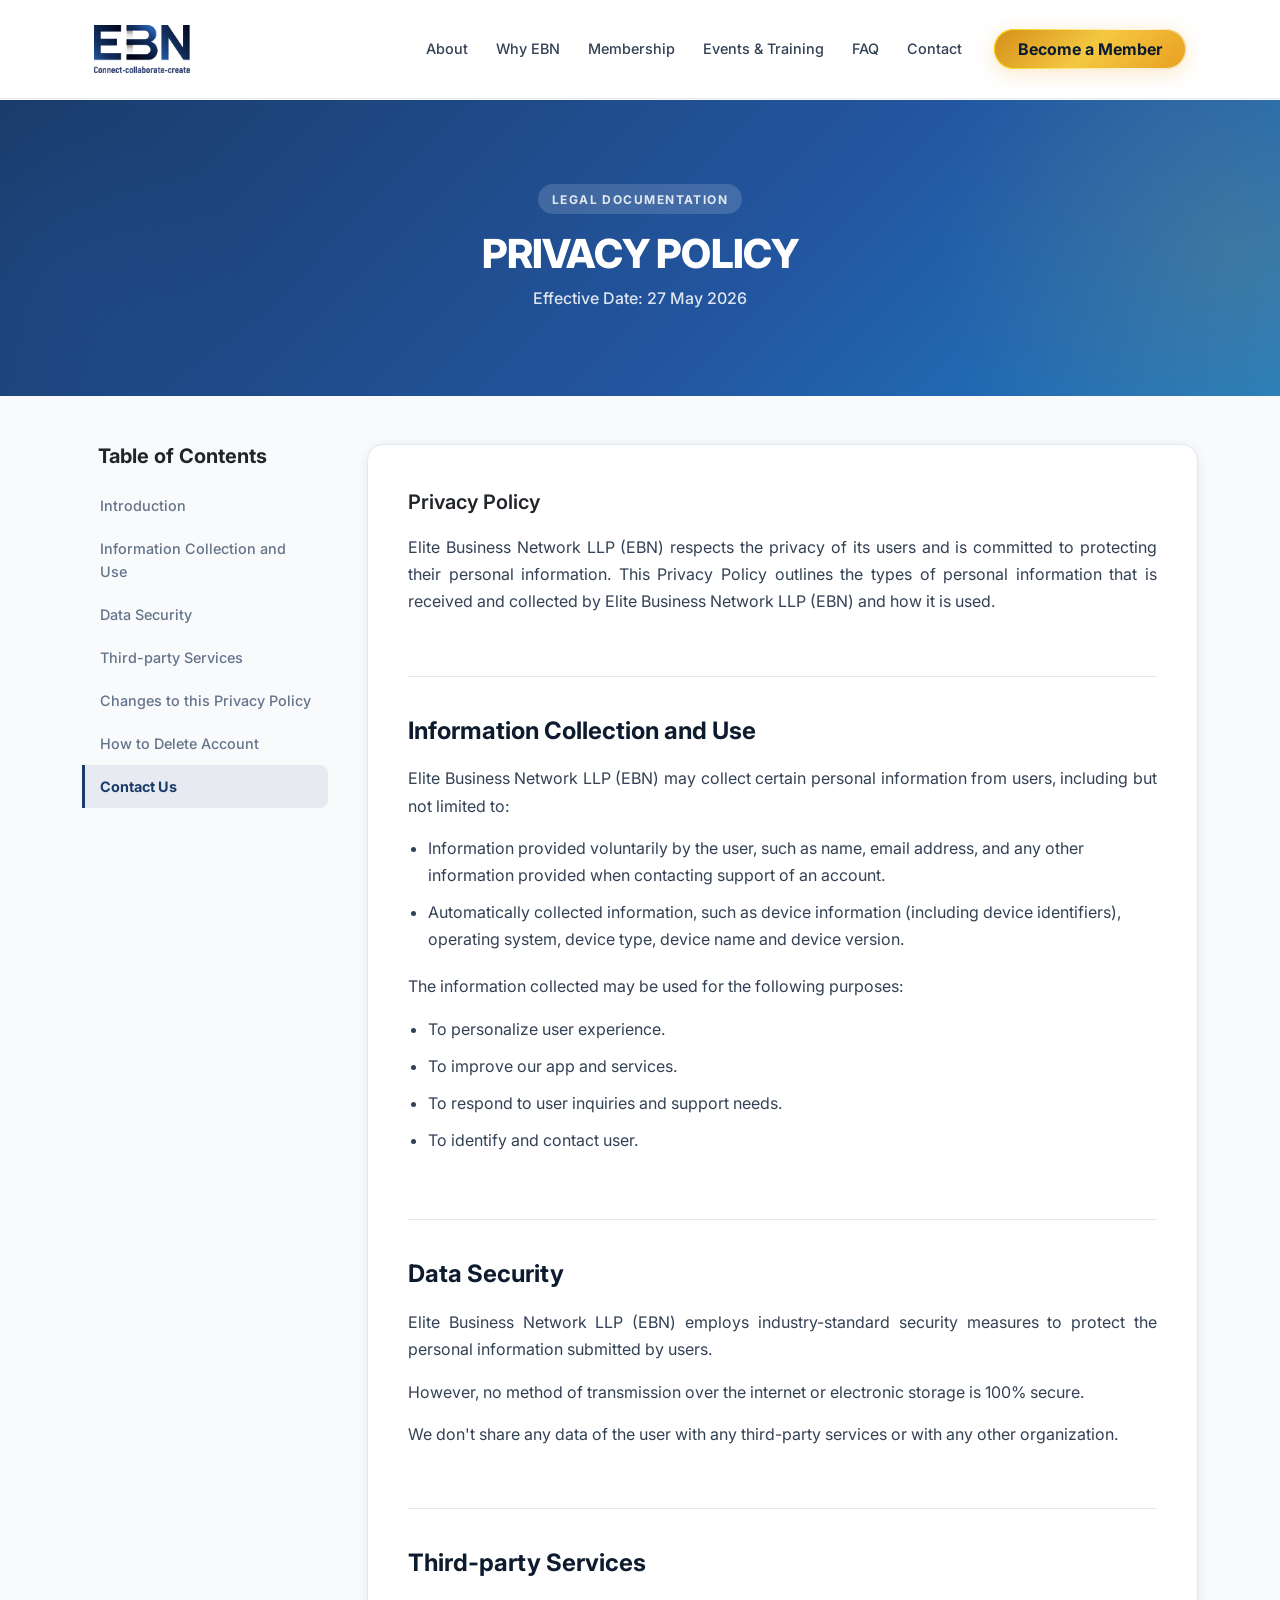
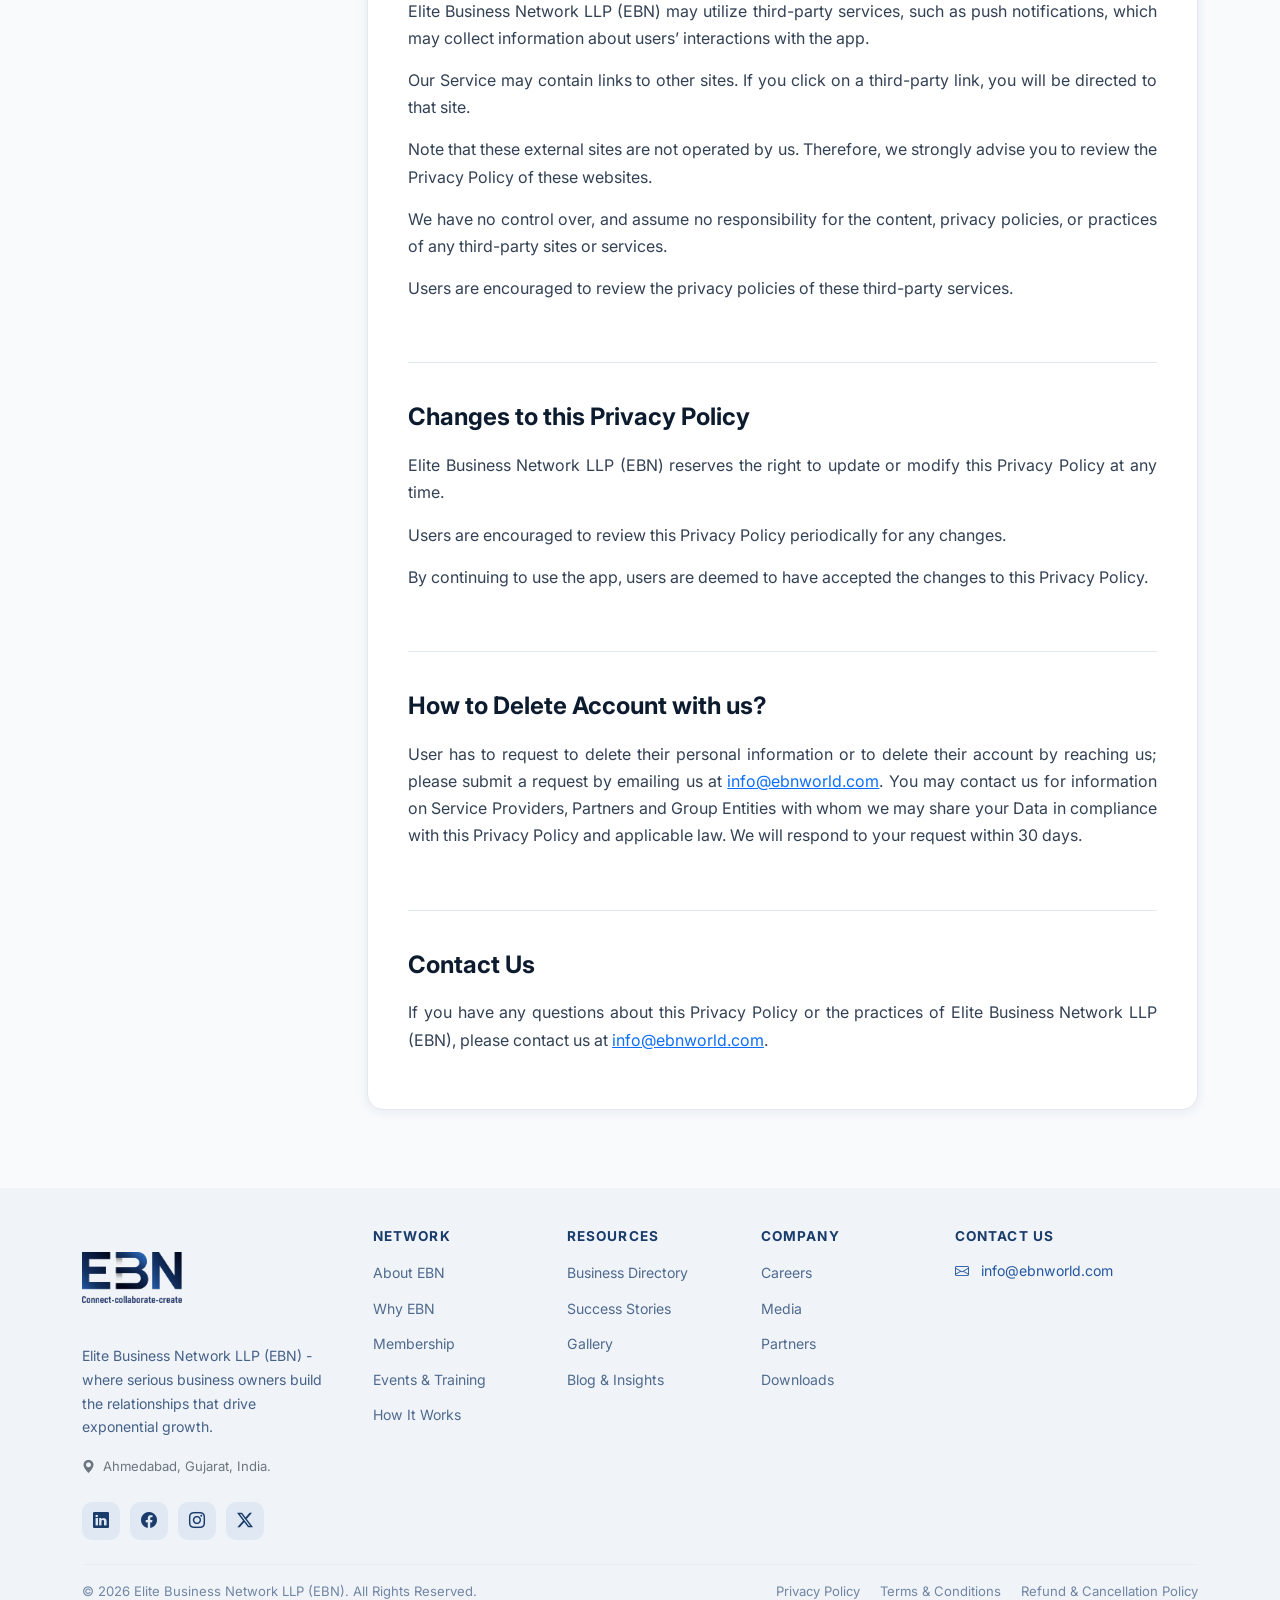
<file: privacy.html>
<!doctype html>
<html lang="en">
  <head>
    <meta charset="UTF-8" />
    <meta name="viewport" content="width=device-width, initial-scale=1.0" />
    <title>Privacy Policy - Elite Business Network LLP (EBN)</title>
    <meta
      name="description"
      content="Official Privacy Policy and conditions for members and users of Elite Business Network LLP (EBN)."
    />

    <!-- Bootstrap 5 -->
    <link
      href="https://cdn.jsdelivr.net/npm/bootstrap@5.3.3/dist/css/bootstrap.min.css"
      rel="stylesheet"
    />
    <!-- Bootstrap Icons -->
    <link
      href="https://cdn.jsdelivr.net/npm/bootstrap-icons@1.11.3/font/bootstrap-icons.css"
      rel="stylesheet"
    />
    <!-- Google Fonts -->
    <link
      href="https://fonts.googleapis.com/css2?family=Inter:wght@300;400;500;600;700;800;900&display=swap"
      rel="stylesheet"
    />

    <link rel="stylesheet" href="style.css?v=1.0.2" />

    <style>
      :root {
        --terms-sidebar-width: 280px;
      }

      body {
        padding-top: 100px;
        background-color: #f8fafc;
      }

      .terms-header {
        background: var(--gradient);
        color: var(--white);
        padding: 60px 0;
        position: relative;
        overflow: hidden;
      }

      .terms-header::before {
        content: "";
        position: absolute;
        top: -50%;
        right: -20%;
        width: 600px;
        height: 600px;
        background: radial-gradient(
          circle,
          rgba(232, 160, 32, 0.15) 0%,
          transparent 70%
        );
        border-radius: 50%;
      }

      .terms-header::after {
        content: "";
        position: absolute;
        bottom: -30%;
        left: -10%;
        width: 400px;
        height: 400px;
        background: radial-gradient(
          circle,
          rgba(35, 86, 160, 0.2) 0%,
          transparent 60%
        );
        border-radius: 50%;
      }

      .terms-title {
        font-weight: 800;
        font-size: 2.5rem;
        letter-spacing: -0.02em;
      }

      .terms-subtitle {
        color: rgba(255, 255, 255, 0.85);
        font-weight: 500;
      }

      .terms-sidebar {
        position: sticky;
        top: 120px;
        max-height: calc(100vh - 150px);
        overflow-y: auto;
        padding-right: 15px;
      }

      /* Custom Scrollbar for sidebar */
      .terms-sidebar::-webkit-scrollbar {
        width: 4px;
      }
      .terms-sidebar::-webkit-scrollbar-track {
        background: #f1f5f9;
      }
      .terms-sidebar::-webkit-scrollbar-thumb {
        background: #cbd5e1;
        border-radius: 2px;
      }

      .toc-link {
        display: block;
        padding: 10px 15px;
        color: var(--text-light);
        text-decoration: none;
        font-size: 0.9rem;
        font-weight: 500;
        border-left: 3px solid transparent;
        transition: all 0.2s ease;
        border-radius: 0 8px 8px 0;
      }

      .toc-link:hover {
        color: var(--primary);
        background-color: rgba(26, 60, 107, 0.05);
        border-left-color: var(--primary-light);
      }

      .toc-link.active {
        color: var(--primary);
        font-weight: 700;
        background-color: rgba(26, 60, 107, 0.08);
        border-left-color: var(--primary);
      }

      .terms-card {
        background-color: var(--white);
        border-radius: var(--radius);
        border: 1px solid var(--border);
        box-shadow: var(--shadow-sm);
        padding: 40px;
        margin-bottom: 30px;
      }

      .terms-section {
        scroll-margin-top: 130px;
        margin-bottom: 40px;
        padding-bottom: 45px;
        border-bottom: 1px solid var(--border);
      }

      .terms-section:last-child {
        border-bottom: none;
        margin-bottom: 0;
        padding-bottom: 0;
      }

      .terms-section h3 {
        color: var(--dark);
        font-weight: 700;
        font-size: 1.5rem;
        margin-bottom: 20px;
        display: flex;
        align-items: center;
        gap: 10px;
      }

      .terms-section h4 {
        color: var(--dark-2);
        font-weight: 600;
        font-size: 1.1rem;
        margin-top: 20px;
        margin-bottom: 10px;
      }

      .terms-section p {
        color: var(--text);
        line-height: 1.7;
        margin-bottom: 15px;
        text-align: justify;
      }

      .terms-section ul {
        padding-left: 20px;
        margin-bottom: 20px;
      }

      .terms-section li {
        color: var(--text);
        line-height: 1.7;
        margin-bottom: 10px;
      }

      .grievance-box {
        background-color: var(--bg-subtle);
        border-radius: var(--radius-sm);
        border-left: 4px solid var(--accent);
        padding: 25px;
        margin-top: 20px;
      }

      .grievance-title {
        font-weight: 700;
        color: var(--dark);
        margin-bottom: 15px;
      }

      /* Highlight contact details */
      .contact-badge {
        display: inline-block;
        background-color: rgba(26, 60, 107, 0.05);
        padding: 4px 12px;
        border-radius: 50px;
        font-size: 0.9rem;
        font-weight: 600;
        color: var(--primary);
      }
    </style>
  </head>

  <body>
    <!-- ============================
     NAVBAR
  ============================== -->
    <nav
      id="mainNav"
      class="navbar navbar-expand-lg fixed-top py-3 navbar-scrolled"
    >
      <div class="container">
        <a
          class="navbar-brand d-flex align-items-center gap-2"
          href="index.html#home"
        >
          <img
            src="logo.png"
            alt="EBN Logo"
            class="brand-logo-img"
            style="
              height: 96px;
              width: 96px;
              object-fit: contain;
              border-radius: 16px;
              margin-top: -20px;
              margin-bottom: -20px;
            "
          />
        </a>

        <button
          class="navbar-toggler border-0"
          type="button"
          data-bs-toggle="collapse"
          data-bs-target="#navMenu"
        >
          <i class="bi bi-list fs-3 text-dark"></i>
        </button>
        <div class="collapse navbar-collapse" id="navMenu">
          <ul class="navbar-nav ms-auto align-items-center gap-1">
            <li class="nav-item">
              <a class="nav-link fw-500" href="index.html#about">About</a>
            </li>
            <li class="nav-item">
              <a class="nav-link fw-500" href="index.html#difference"
                >Why EBN</a
              >
            </li>
            <li class="nav-item">
              <a class="nav-link fw-500" href="index.html#membership"
                >Membership</a
              >
            </li>
            <li class="nav-item">
              <a class="nav-link fw-500" href="index.html#events-training"
                >Events & Training</a
              >
            </li>
            <li class="nav-item">
              <a class="nav-link fw-500" href="index.html#faq">FAQ</a>
            </li>
            <li class="nav-item">
              <a class="nav-link fw-500" href="index.html#contact">Contact</a>
            </li>
            <li class="nav-item ms-lg-3">
              <a
                href="index.html#apply"
                class="btn btn-shiny-member px-4 py-2 rounded-pill"
                >Become a Member</a
              >
            </li>
          </ul>
        </div>
      </div>
    </nav>

    <!-- ============================
     HERO / HEADER
  ============================== -->
    <header class="terms-header">
      <div class="container text-center py-4">
        <span class="section-label light mb-3">Legal Documentation</span>
        <h1 class="terms-title text-white">PRIVACY POLICY</h1>
        <p class="terms-subtitle mt-2 mb-0">Effective Date: 27 May 2026</p>
      </div>
    </header>

    <!-- ============================
     MAIN CONTENT
  ============================== -->

    <main class="container py-5">
      <div class="row">
        <!-- Table of Contents Sidebar -->
        <aside class="col-lg-3 d-none d-lg-block">
          <div class="terms-sidebar">
            <h5 class="fw-700 text-dark mb-3 px-3">Table of Contents</h5>
            <nav class="nav flex-column">
              <a class="toc-link active" href="#sec-intro">Introduction</a>
              <a class="toc-link" href="#sec-1"
                >Information Collection and Use</a
              >
              <a class="toc-link" href="#sec-2">Data Security</a>
              <a class="toc-link" href="#sec-3">Third-party Services</a>
              <a class="toc-link" href="#sec-4"
                >Changes to this Privacy Policy</a
              >
              <a class="toc-link" href="#sec-5">How to Delete Account</a>
              <a class="toc-link" href="#sec-6">Contact Us</a>
            </nav>
          </div>
        </aside>

        <div class="col-lg-9 col-md-12">
          <div class="terms-card">
            <section id="sec-intro" class="terms-section">
              <p class="lead fw-600 text-dark">Privacy Policy</p>
              <p>
                Elite Business Network LLP (EBN) respects the privacy of its
                users and is committed to protecting their personal information.
                This Privacy Policy outlines the types of personal information
                that is received and collected by Elite Business Network LLP
                (EBN) and how it is used.
              </p>
            </section>

            <section id="sec-1" class="terms-section">
              <h3>Information Collection and Use</h3>
              <p>
                Elite Business Network LLP (EBN) may collect certain personal
                information from users, including but not limited to:
              </p>
              <ul>
                <li>
                  Information provided voluntarily by the user, such as name,
                  email address, and any other information provided when
                  contacting support of an account.
                </li>
                <li>
                  Automatically collected information, such as device
                  information (including device identifiers), operating system,
                  device type, device name and device version.
                </li>
              </ul>
              <p>
                The information collected may be used for the following
                purposes:
              </p>
              <ul>
                <li>To personalize user experience.</li>
                <li>To improve our app and services.</li>
                <li>To respond to user inquiries and support needs.</li>
                <li>To identify and contact user.</li>
              </ul>
            </section>

            <section id="sec-2" class="terms-section">
              <h3>Data Security</h3>
              <p>
                Elite Business Network LLP (EBN) employs industry-standard
                security measures to protect the personal information submitted
                by users.
              </p>
              <p>
                However, no method of transmission over the internet or
                electronic storage is 100% secure.
              </p>
              <p>
                We don't share any data of the user with any third-party
                services or with any other organization.
              </p>
            </section>

            <section id="sec-3" class="terms-section">
              <h3>Third-party Services</h3>
              <p>
                Elite Business Network LLP (EBN) may utilize third-party
                services, such as push notifications, which may collect
                information about users’ interactions with the app.
              </p>
              <p>
                Our Service may contain links to other sites. If you click on a
                third-party link, you will be directed to that site.
              </p>
              <p>
                Note that these external sites are not operated by us.
                Therefore, we strongly advise you to review the Privacy Policy
                of these websites.
              </p>
              <p>
                We have no control over, and assume no responsibility for the
                content, privacy policies, or practices of any third-party sites
                or services.
              </p>
              <p>
                Users are encouraged to review the privacy policies of these
                third-party services.
              </p>
            </section>

            <section id="sec-4" class="terms-section">
              <h3>Changes to this Privacy Policy</h3>
              <p>
                Elite Business Network LLP (EBN) reserves the right to update or
                modify this Privacy Policy at any time.
              </p>
              <p>
                Users are encouraged to review this Privacy Policy periodically
                for any changes.
              </p>
              <p>
                By continuing to use the app, users are deemed to have accepted
                the changes to this Privacy Policy.
              </p>
            </section>

            <section id="sec-5" class="terms-section">
              <h3>How to Delete Account with us?</h3>
              <p>
                User has to request to delete their personal information or to
                delete their account by reaching us; please submit a request by
                emailing us at
                <a
                  href="mailto:info@ebnworld.com"
                  class="text-brand-blue hover:text-blue-700 underline font-medium"
                  >info@ebnworld.com</a
                >. You may contact us for information on Service Providers,
                Partners and Group Entities with whom we may share your Data in
                compliance with this Privacy Policy and applicable law. We will
                respond to your request within 30 days.
              </p>
            </section>

            <section id="sec-6" class="terms-section">
              <h3>Contact Us</h3>
              <p>
                If you have any questions about this Privacy Policy or the
                practices of Elite Business Network LLP (EBN), please contact us
                at
                <a
                  href="mailto:info@ebnworld.com"
                  class="text-brand-blue hover:text-blue-700 underline font-medium"
                  >info@ebnworld.com</a
                >.
              </p>
            </section>
          </div>
        </div>
      </div>
    </main>
    <!-- ============================
     FOOTER
  ============================== -->
    <footer class="ebn-footer">
      <div class="container">
        <div class="row g-5">
          <div class="col-lg-3 col-md-12 mb-4 mb-lg-0">
            <div class="footer-brand">
              <div class="mb-3">
                <img
                  src="logo.png"
                  alt="EBN Logo"
                  class="brand-logo-img"
                  style="
                    height: 100px;
                    width: 100px;
                    object-fit: contain;
                    border-radius: 16px;
                  "
                />
              </div>
              <p class="footer-desc">
                Elite Business Network LLP (EBN) - where serious business owners
                build the relationships that drive exponential growth.
              </p>
              <p
                class="footer-desc mt-2 text-secondary"
                style="font-size: 0.82rem"
              >
                <i class="bi bi-geo-alt-fill me-1"></i> Ahmedabad, Gujarat,
                India.
              </p>
            </div>
            <div class="social-links mt-4">
              <a href="#" class="social-link"><i class="bi bi-linkedin"></i></a>
              <a href="#" class="social-link"><i class="bi bi-facebook"></i></a>
              <a href="#" class="social-link"
                ><i class="bi bi-instagram"></i
              ></a>
              <a href="#" class="social-link"
                ><i class="bi bi-twitter-x"></i
              ></a>
            </div>
          </div>

          <div class="col-6 col-sm-4 col-lg-2 mb-4 mb-lg-0">
            <h6 class="footer-heading">Network</h6>
            <ul class="footer-links">
              <li><a href="index.html#about">About EBN</a></li>
              <li><a href="index.html#why-ebn">Why EBN</a></li>
              <li><a href="index.html#membership">Membership</a></li>
              <li>
                <a href="index.html#events-training">Events & Training</a>
              </li>
              <li><a href="index.html#process">How It Works</a></li>
            </ul>
          </div>

          <div class="col-6 col-sm-4 col-lg-2 mb-4 mb-lg-0">
            <h6 class="footer-heading">Resources</h6>
            <ul class="footer-links">
              <li><a href="index.html#resources">Business Directory</a></li>
              <li><a href="index.html#resources">Success Stories</a></li>
              <li><a href="index.html#resources">Gallery</a></li>
              <li><a href="index.html#resources">Blog & Insights</a></li>
            </ul>
          </div>

          <div class="col-6 col-sm-4 col-lg-2 mb-4 mb-lg-0">
            <h6 class="footer-heading">Company</h6>
            <ul class="footer-links">
              <li><a href="#">Careers</a></li>
              <li><a href="#">Media</a></li>
              <li><a href="#">Partners</a></li>
              <li><a href="#">Downloads</a></li>
            </ul>
          </div>

          <div class="col-12 col-sm-6 col-lg-3 mb-4 mb-lg-0">
            <h6 class="footer-heading">Contact Us</h6>
            <div class="footer-contact mt-3">
              <div
                class="fc-row mb-2"
                style="font-size: 0.88rem; white-space: nowrap"
              >
                <i class="bi bi-envelope me-2"></i> info@ebnworld.com
              </div>
            </div>
          </div>
        </div>

        <hr class="footer-hr" />
        <div class="footer-bottom">
          <span
            >&copy; 2026 Elite Business Network LLP (EBN). All Rights
            Reserved.</span
          >
          <div class="footer-legal">
            <a href="privacy.html">Privacy Policy</a>
            <a href="terms.html">Terms & Conditions</a>
            <a href="refund-cancellation.html">Refund & Cancellation Policy</a>
          </div>
        </div>
      </div>
    </footer>

    <!-- Back to Top -->
    <button id="backToTop" class="back-to-top" title="Back to top">
      <i class="bi bi-arrow-up"></i>
    </button>

    <!-- Bootstrap JS -->
    <script src="https://cdn.jsdelivr.net/npm/bootstrap@5.3.3/dist/js/bootstrap.bundle.min.js"></script>
    <script src="script.js?v=3"></script>

    <script>
      // Active Table of Contents highlighting during scroll
      window.addEventListener("DOMContentLoaded", () => {
        const observer = new IntersectionObserver(
          (entries) => {
            entries.forEach((entry) => {
              const id = entry.target.getAttribute("id");
              const tocLink = document.querySelector(
                `.toc-link[href="#${id}"]`,
              );
              if (tocLink) {
                if (entry.intersectionRatio > 0) {
                  document
                    .querySelectorAll(".toc-link")
                    .forEach((link) => link.classList.remove("active"));
                  tocLink.classList.add("active");
                }
              }
            });
          },
          {
            rootMargin: "-10% 0px -70% 0px",
          },
        );

        // Track all sections
        document.querySelectorAll(".terms-section").forEach((section) => {
          observer.observe(section);
        });
      });
    </script>
  </body>
</html>
</file>
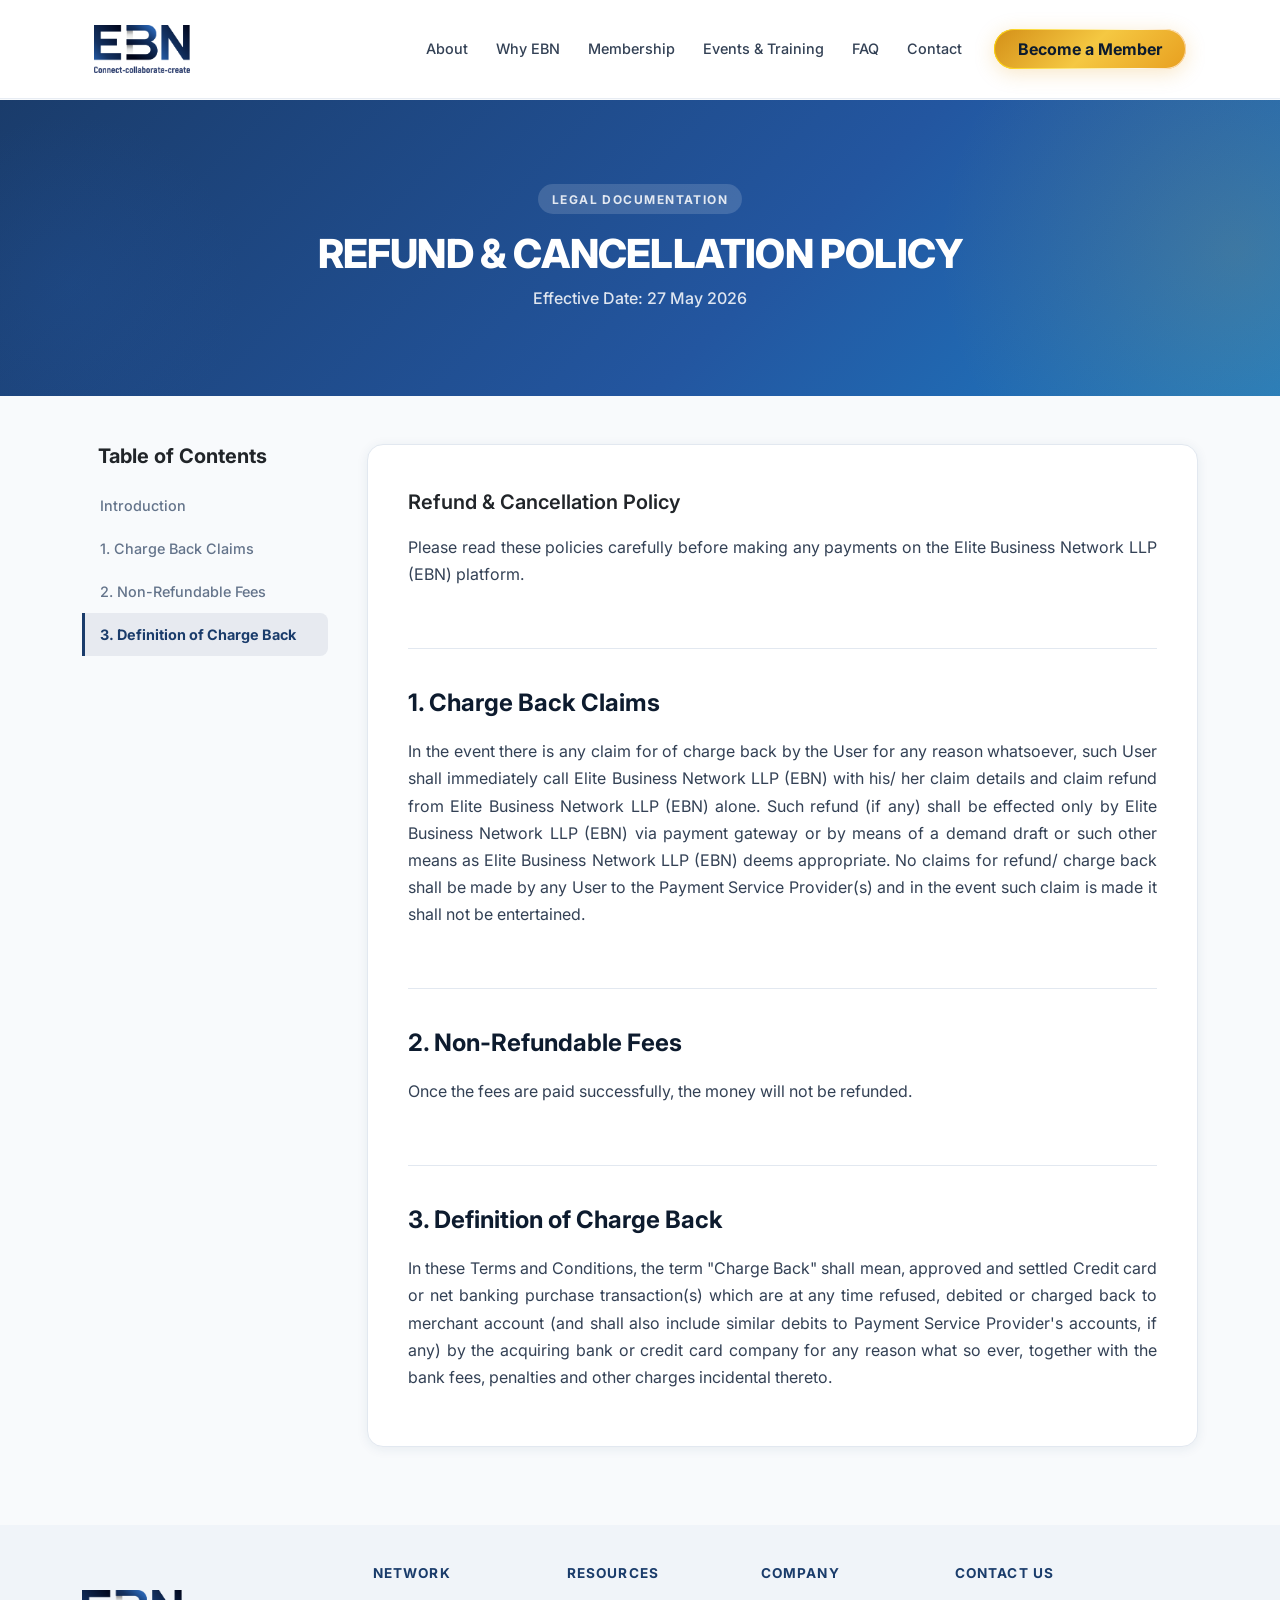
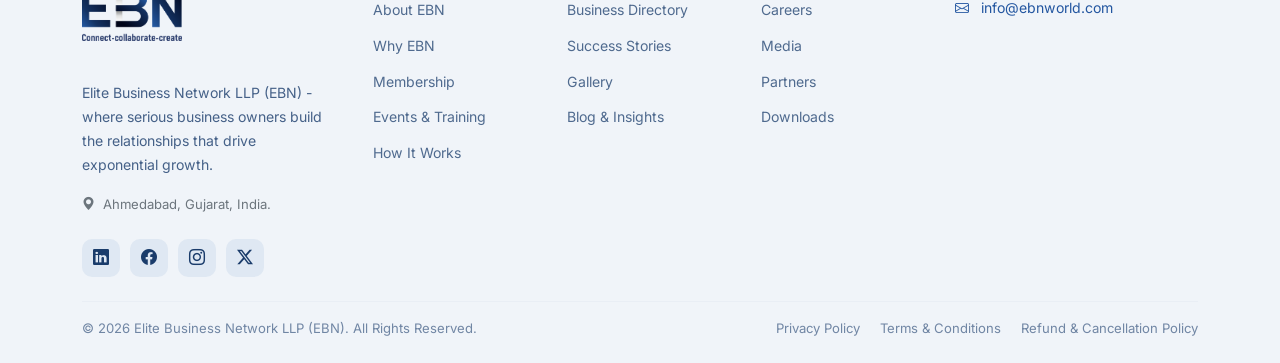
<file: refund-cancellation.html>
<!DOCTYPE html>
<html lang="en">

<head>
  <meta charset="UTF-8" />
  <meta name="viewport" content="width=device-width, initial-scale=1.0" />
  <title>Refund & Cancellation Policy – Elite Business Network LLP (EBN)</title>
  <meta name="description"
    content="Official Terms of Service and conditions for members and users of Elite Business Network LLP (EBN)." />

  <!-- Bootstrap 5 -->
  <link href="https://cdn.jsdelivr.net/npm/bootstrap@5.3.3/dist/css/bootstrap.min.css" rel="stylesheet" />
  <!-- Bootstrap Icons -->
  <link href="https://cdn.jsdelivr.net/npm/bootstrap-icons@1.11.3/font/bootstrap-icons.css" rel="stylesheet" />
  <!-- Google Fonts -->
  <link href="https://fonts.googleapis.com/css2?family=Inter:wght@300;400;500;600;700;800;900&display=swap"
    rel="stylesheet" />

  <link rel="stylesheet" href="style.css?v=1.0.2" />

  <style>
    :root {
      --terms-sidebar-width: 280px;
    }
    
    body {
      padding-top: 100px;
      background-color: #f8fafc;
    }

    .terms-header {
      background: var(--gradient);
      color: var(--white);
      padding: 60px 0;
      position: relative;
      overflow: hidden;
    }

    .terms-header::before {
      content: '';
      position: absolute;
      top: -50%;
      right: -20%;
      width: 600px;
      height: 600px;
      background: radial-gradient(circle, rgba(232, 160, 32, 0.15) 0%, transparent 70%);
      border-radius: 50%;
    }

    .terms-header::after {
      content: '';
      position: absolute;
      bottom: -30%;
      left: -10%;
      width: 400px;
      height: 400px;
      background: radial-gradient(circle, rgba(35, 86, 160, 0.2) 0%, transparent 60%);
      border-radius: 50%;
    }

    .terms-title {
      font-weight: 800;
      font-size: 2.5rem;
      letter-spacing: -0.02em;
    }

    .terms-subtitle {
      color: rgba(255, 255, 255, 0.85);
      font-weight: 500;
    }

    .terms-sidebar {
      position: sticky;
      top: 120px;
      max-height: calc(100vh - 150px);
      overflow-y: auto;
      padding-right: 15px;
    }

    /* Custom Scrollbar for sidebar */
    .terms-sidebar::-webkit-scrollbar {
      width: 4px;
    }
    .terms-sidebar::-webkit-scrollbar-track {
      background: #f1f5f9;
    }
    .terms-sidebar::-webkit-scrollbar-thumb {
      background: #cbd5e1;
      border-radius: 2px;
    }

    .toc-link {
      display: block;
      padding: 10px 15px;
      color: var(--text-light);
      text-decoration: none;
      font-size: 0.9rem;
      font-weight: 500;
      border-left: 3px solid transparent;
      transition: all 0.2s ease;
      border-radius: 0 8px 8px 0;
    }

    .toc-link:hover {
      color: var(--primary);
      background-color: rgba(26, 60, 107, 0.05);
      border-left-color: var(--primary-light);
    }

    .toc-link.active {
      color: var(--primary);
      font-weight: 700;
      background-color: rgba(26, 60, 107, 0.08);
      border-left-color: var(--primary);
    }

    .terms-card {
      background-color: var(--white);
      border-radius: var(--radius);
      border: 1px solid var(--border);
      box-shadow: var(--shadow-sm);
      padding: 40px;
      margin-bottom: 30px;
    }

    .terms-section {
      scroll-margin-top: 130px;
      margin-bottom: 40px;
      padding-bottom: 45px;
      border-bottom: 1px solid var(--border);
    }

    .terms-section:last-child {
      border-bottom: none;
      margin-bottom: 0;
      padding-bottom: 0;
    }

    .terms-section h3 {
      color: var(--dark);
      font-weight: 700;
      font-size: 1.5rem;
      margin-bottom: 20px;
      display: flex;
      align-items: center;
      gap: 10px;
    }

    .terms-section h4 {
      color: var(--dark-2);
      font-weight: 600;
      font-size: 1.1rem;
      margin-top: 20px;
      margin-bottom: 10px;
    }

    .terms-section p {
      color: var(--text);
      line-height: 1.7;
      margin-bottom: 15px;
      text-align: justify;
    }

    .terms-section ul {
      padding-left: 20px;
      margin-bottom: 20px;
    }

    .terms-section li {
      color: var(--text);
      line-height: 1.7;
      margin-bottom: 10px;
    }

    .grievance-box {
      background-color: var(--bg-subtle);
      border-radius: var(--radius-sm);
      border-left: 4px solid var(--accent);
      padding: 25px;
      margin-top: 20px;
    }

    .grievance-title {
      font-weight: 700;
      color: var(--dark);
      margin-bottom: 15px;
    }

    /* Highlight contact details */
    .contact-badge {
      display: inline-block;
      background-color: rgba(26, 60, 107, 0.05);
      padding: 4px 12px;
      border-radius: 50px;
      font-size: 0.9rem;
      font-weight: 600;
      color: var(--primary);
    }
  </style>
</head>

<body>

  <!-- ============================
     NAVBAR
  ============================== -->
  <nav id="mainNav" class="navbar navbar-expand-lg fixed-top py-3 navbar-scrolled">
    <div class="container">
      <a class="navbar-brand d-flex align-items-center gap-2" href="index.html#home">
        <img src="logo.png" alt="EBN Logo" class="brand-logo-img"
          style="height: 96px; width: 96px; object-fit: contain; border-radius: 16px; margin-top: -20px; margin-bottom: -20px;">
      </a>

      <button class="navbar-toggler border-0" type="button" data-bs-toggle="collapse" data-bs-target="#navMenu">
        <i class="bi bi-list fs-3 text-dark"></i>
      </button>
      <div class="collapse navbar-collapse" id="navMenu">
        <ul class="navbar-nav ms-auto align-items-center gap-1">
          <li class="nav-item"><a class="nav-link fw-500" href="index.html#about">About</a></li>
          <li class="nav-item"><a class="nav-link fw-500" href="index.html#difference">Why EBN</a></li>
          <li class="nav-item"><a class="nav-link fw-500" href="index.html#membership">Membership</a></li>
          <li class="nav-item"><a class="nav-link fw-500" href="index.html#events-training">Events & Training</a></li>
          <li class="nav-item"><a class="nav-link fw-500" href="index.html#faq">FAQ</a></li>
          <li class="nav-item"><a class="nav-link fw-500" href="index.html#contact">Contact</a></li>
          <li class="nav-item ms-lg-3">
            <a href="index.html#apply" class="btn btn-shiny-member px-4 py-2 rounded-pill">Become a Member</a>
          </li>
        </ul>
      </div>
    </div>
  </nav>

  <!-- ============================
     HERO / HEADER
  ============================== -->
  <header class="terms-header">
    <div class="container text-center py-4">
      <span class="section-label light mb-3">Legal Documentation</span>
      <h1 class="terms-title text-white">REFUND & CANCELLATION POLICY</h1>
      <p class="terms-subtitle mt-2 mb-0">Effective Date: 27 May 2026</p>
    </div>
  </header>

  <!-- ============================
     MAIN CONTENT
  ============================== -->
  
  <main class="container py-5">
    <div class="row">
      
      <!-- Table of Contents Sidebar -->
      <aside class="col-lg-3 d-none d-lg-block">
        <div class="terms-sidebar">
          <h5 class="fw-700 text-dark mb-3 px-3">Table of Contents</h5>
          <nav class="nav flex-column">
            <a class="toc-link active" href="#sec-intro">Introduction</a>
            <a class="toc-link" href="#sec-1">1. Charge Back Claims</a>
            <a class="toc-link" href="#sec-2">2. Non-Refundable Fees</a>
            <a class="toc-link" href="#sec-3">3. Definition of Charge Back</a>
          </nav>
        </div>
      </aside>

      
      <div class="col-lg-9 col-md-12">
        <div class="terms-card">
          
<section id="sec-intro" class="terms-section">
  <p class="lead fw-600 text-dark">Refund & Cancellation Policy</p>
  <p>Please read these policies carefully before making any payments on the Elite Business Network LLP (EBN) platform.</p>
</section>
<section id="sec-1" class="terms-section">
  <h3>1. Charge Back Claims</h3>
  <p>In the event there is any claim for of charge back by the User for any reason whatsoever, such User shall immediately call Elite Business Network LLP (EBN) with his/ her claim details and claim refund from Elite Business Network LLP (EBN) alone. Such refund (if any) shall be effected only by Elite Business Network LLP (EBN) via payment gateway or by means of a demand draft or such other means as Elite Business Network LLP (EBN) deems appropriate. No claims for refund/ charge back shall be made by any User to the Payment Service Provider(s) and in the event such claim is made it shall not be entertained.</p>
</section>
<section id="sec-2" class="terms-section">
  <h3>2. Non-Refundable Fees</h3>
  <p>Once the fees are paid successfully, the money will not be refunded.</p>
</section>
<section id="sec-3" class="terms-section">
  <h3>3. Definition of Charge Back</h3>
  <p>In these Terms and Conditions, the term "Charge Back" shall mean, approved and settled Credit card or net banking purchase transaction(s) which are at any time refused, debited or charged back to merchant account (and shall also include similar debits to Payment Service Provider's accounts, if any) by the acquiring bank or credit card company for any reason what so ever, together with the bank fees, penalties and other charges incidental thereto.</p>
</section>

        </div>
      </div>

    </div>
  </main>
<!-- ============================
     FOOTER
  ============================== -->
  <footer class="ebn-footer">
    <div class="container">
      <div class="row g-5">
        <div class="col-lg-3 col-md-12 mb-4 mb-lg-0">
          <div class="footer-brand">
            <div class="mb-3">
              <img src="logo.png" alt="EBN Logo" class="brand-logo-img"
                style="height: 100px; width: 100px; object-fit: contain; border-radius: 16px;">
            </div>
            <p class="footer-desc">Elite Business Network LLP (EBN) - where serious business owners build the relationships
              that drive exponential growth.</p>
            <p class="footer-desc mt-2 text-secondary" style="font-size: 0.82rem;">
              <i class="bi bi-geo-alt-fill me-1"></i> Ahmedabad, Gujarat, India.
            </p>
          </div>
          <div class="social-links mt-4">
            <a href="#" class="social-link"><i class="bi bi-linkedin"></i></a>
            <a href="#" class="social-link"><i class="bi bi-facebook"></i></a>
            <a href="#" class="social-link"><i class="bi bi-instagram"></i></a>
            <a href="#" class="social-link"><i class="bi bi-twitter-x"></i></a>
          </div>
        </div>

        <div class="col-6 col-sm-4 col-lg-2 mb-4 mb-lg-0">
          <h6 class="footer-heading">Network</h6>
          <ul class="footer-links">
            <li><a href="index.html#about">About EBN</a></li>
            <li><a href="index.html#why-ebn">Why EBN</a></li>
            <li><a href="index.html#membership">Membership</a></li>
            <li><a href="index.html#events-training">Events & Training</a></li>
            <li><a href="index.html#process">How It Works</a></li>
          </ul>
        </div>

        <div class="col-6 col-sm-4 col-lg-2 mb-4 mb-lg-0">
          <h6 class="footer-heading">Resources</h6>
          <ul class="footer-links">
            <li><a href="index.html#resources">Business Directory</a></li>
            <li><a href="index.html#resources">Success Stories</a></li>
            <li><a href="index.html#resources">Gallery</a></li>
            <li><a href="index.html#resources">Blog & Insights</a></li>
          </ul>
        </div>

        <div class="col-6 col-sm-4 col-lg-2 mb-4 mb-lg-0">
          <h6 class="footer-heading">Company</h6>
          <ul class="footer-links">
            <li><a href="#">Careers</a></li>
            <li><a href="#">Media</a></li>
            <li><a href="#">Partners</a></li>
            <li><a href="#">Downloads</a></li>
          </ul>
        </div>

        <div class="col-12 col-sm-6 col-lg-3 mb-4 mb-lg-0">
          <h6 class="footer-heading">Contact Us</h6>
          <div class="footer-contact mt-3">
            <div class="fc-row mb-2" style="font-size: 0.88rem; white-space: nowrap;"><i
                class="bi bi-envelope me-2"></i>
              info@ebnworld.com</div>
          </div>
        </div>
      </div>

      <hr class="footer-hr" />
      <div class="footer-bottom">
        <span>&copy; 2026 Elite Business Network LLP (EBN). All Rights Reserved.</span>
        <div class="footer-legal">
          <a href="privacy.html">Privacy Policy</a>
          <a href="terms.html">Terms & Conditions</a>
          <a href="refund-cancellation.html">Refund & Cancellation Policy</a>

        </div>
      </div>
    </div>
  </footer>

  <!-- Back to Top -->
  <button id="backToTop" class="back-to-top" title="Back to top">
    <i class="bi bi-arrow-up"></i>
  </button>

  <!-- Bootstrap JS -->
  <script src="https://cdn.jsdelivr.net/npm/bootstrap@5.3.3/dist/js/bootstrap.bundle.min.js"></script>
  <script src="script.js?v=3"></script>
  
  <script>
    // Active Table of Contents highlighting during scroll
    window.addEventListener('DOMContentLoaded', () => {
      const observer = new IntersectionObserver(entries => {
        entries.forEach(entry => {
          const id = entry.target.getAttribute('id');
          const tocLink = document.querySelector(`.toc-link[href="#${id}"]`);
          if (tocLink) {
            if (entry.intersectionRatio > 0) {
              document.querySelectorAll('.toc-link').forEach(link => link.classList.remove('active'));
              tocLink.classList.add('active');
            }
          }
        });
      }, {
        rootMargin: '-10% 0px -70% 0px'
      });

      // Track all sections
      document.querySelectorAll('.terms-section').forEach((section) => {
        observer.observe(section);
      });
    });
  </script>
</body>

</html>
</file>
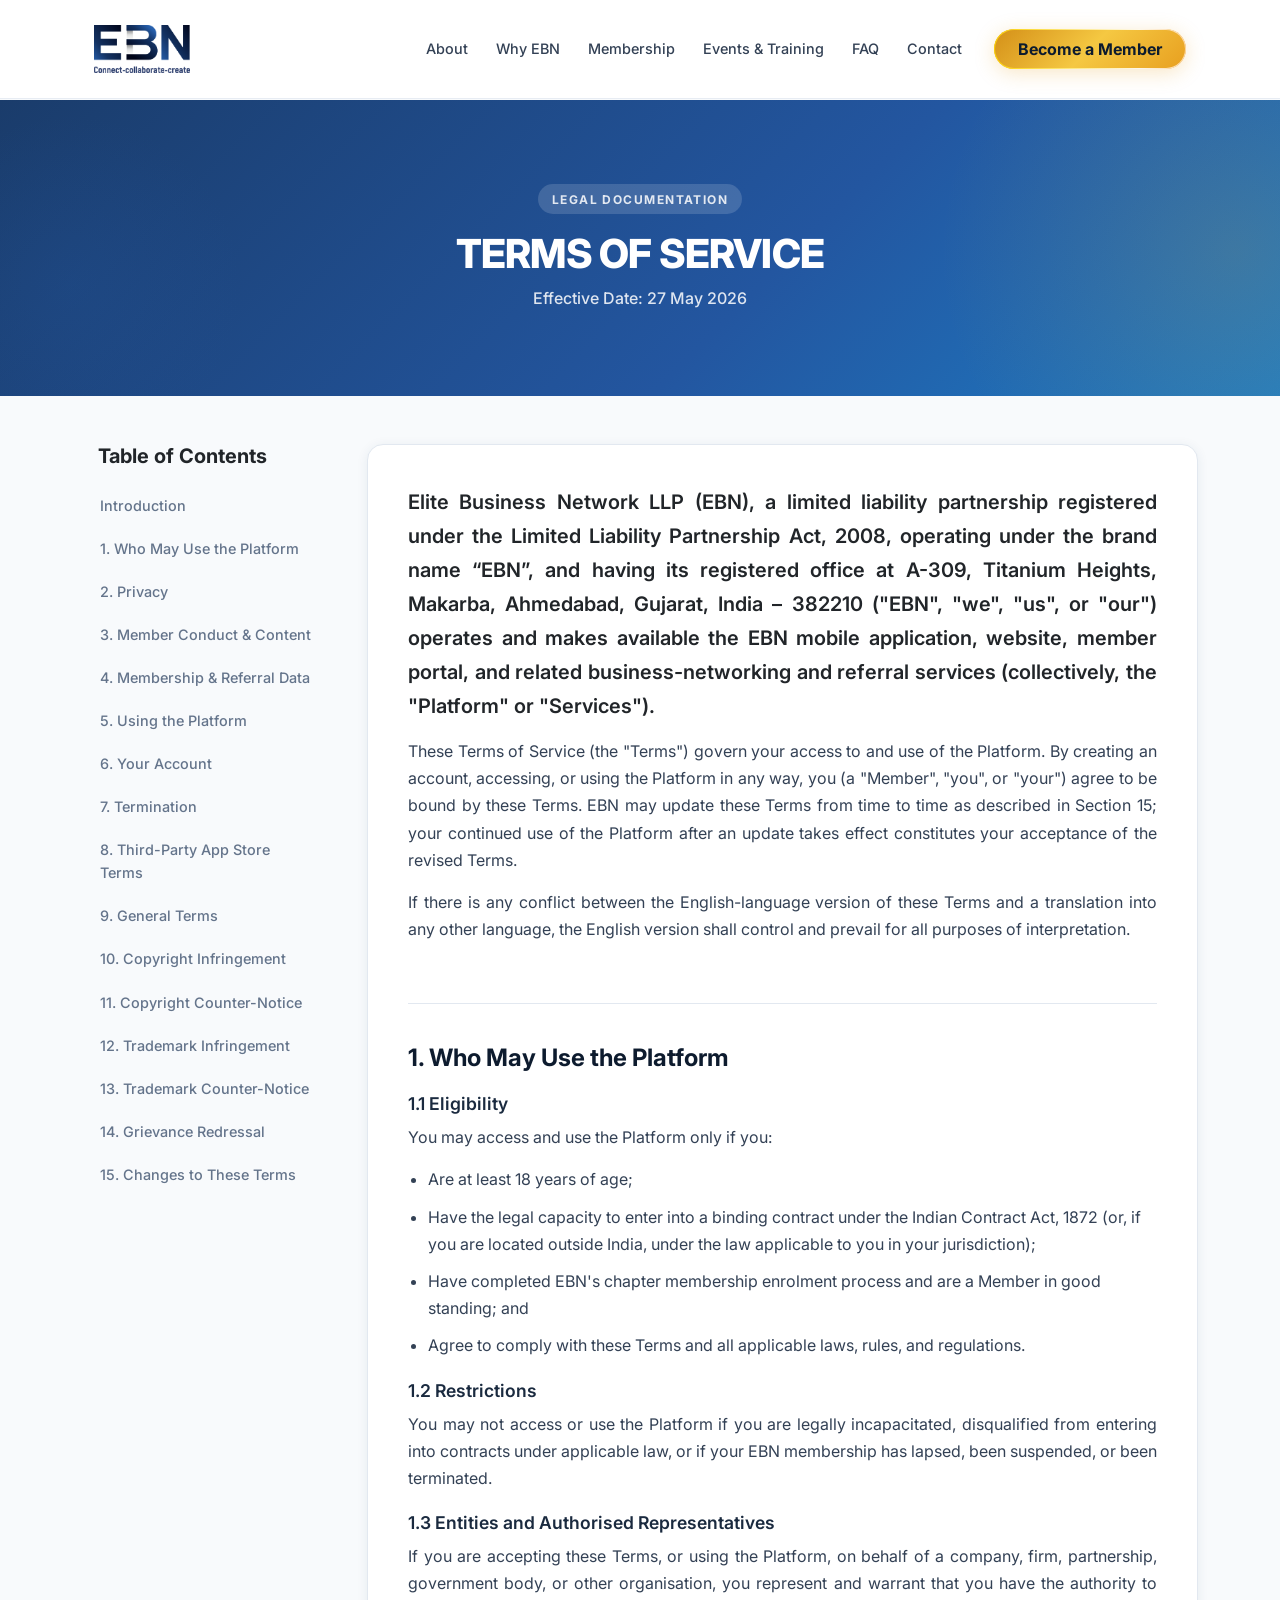
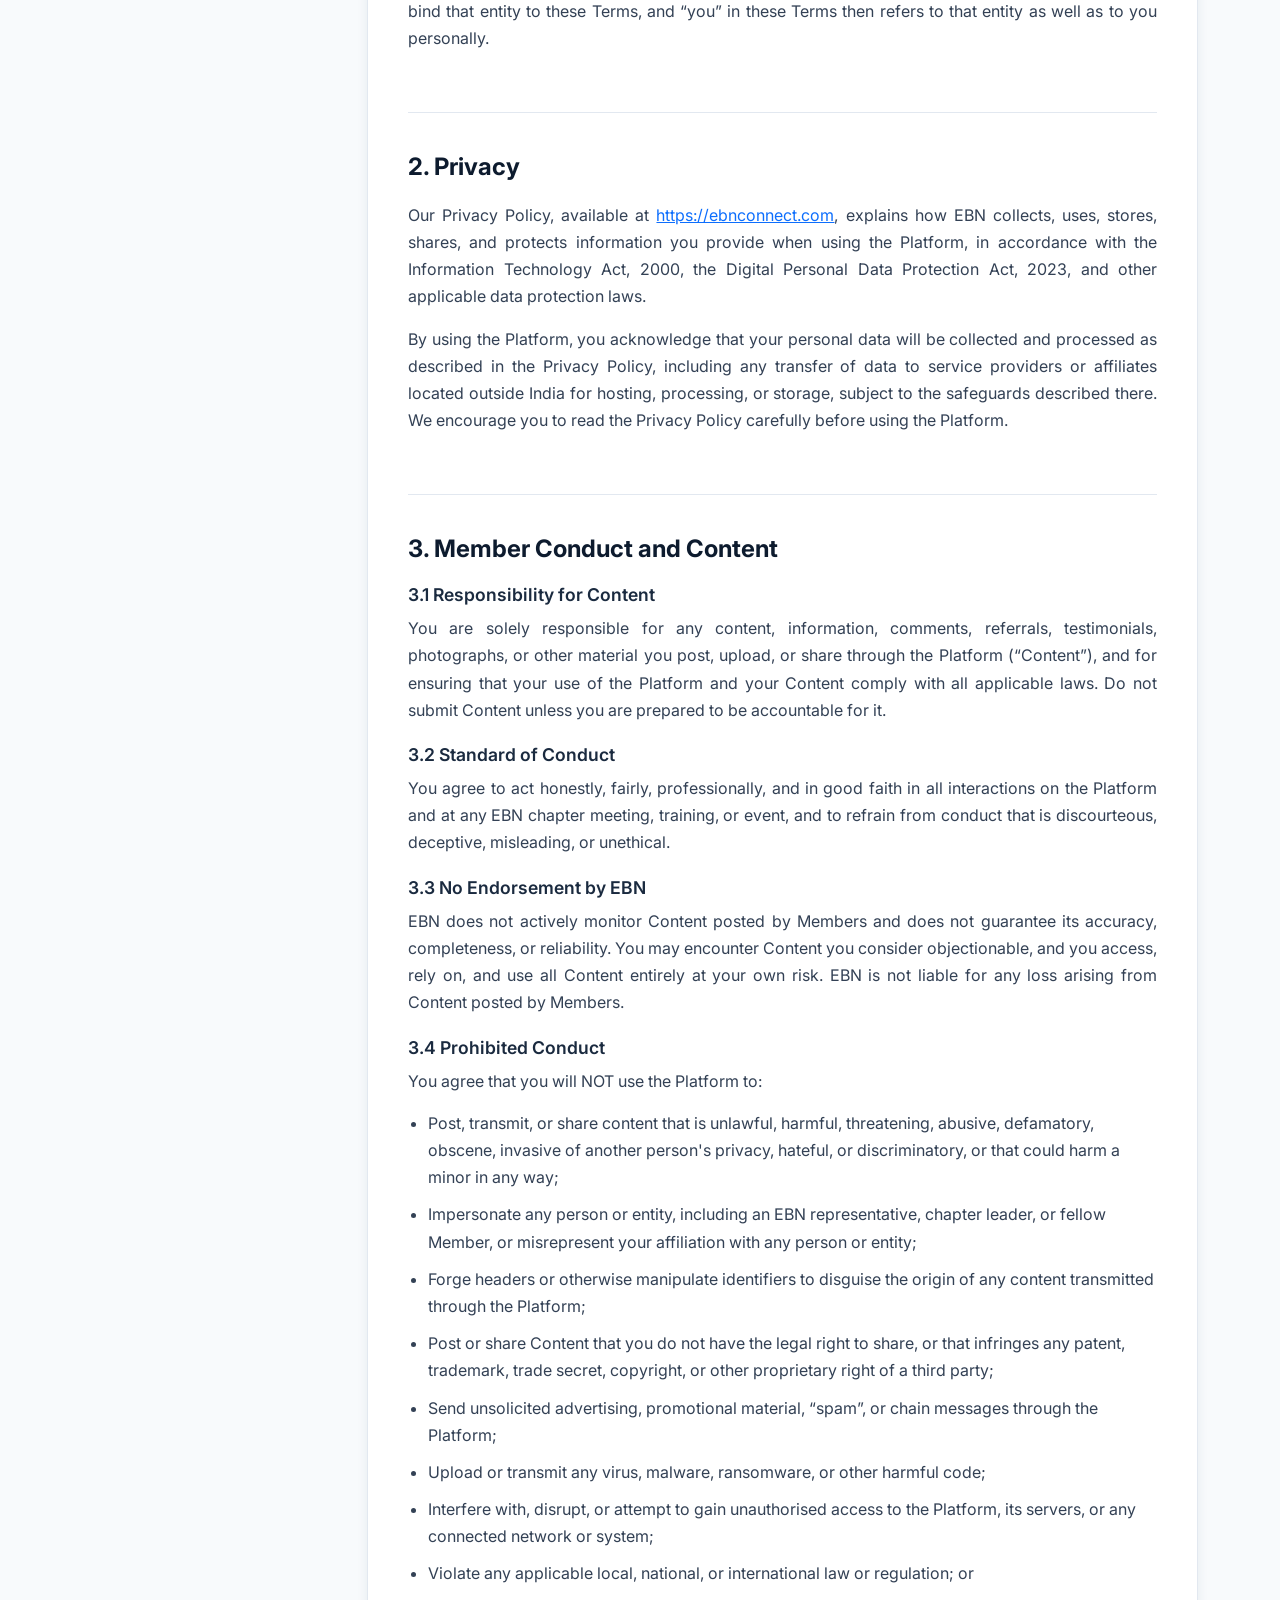
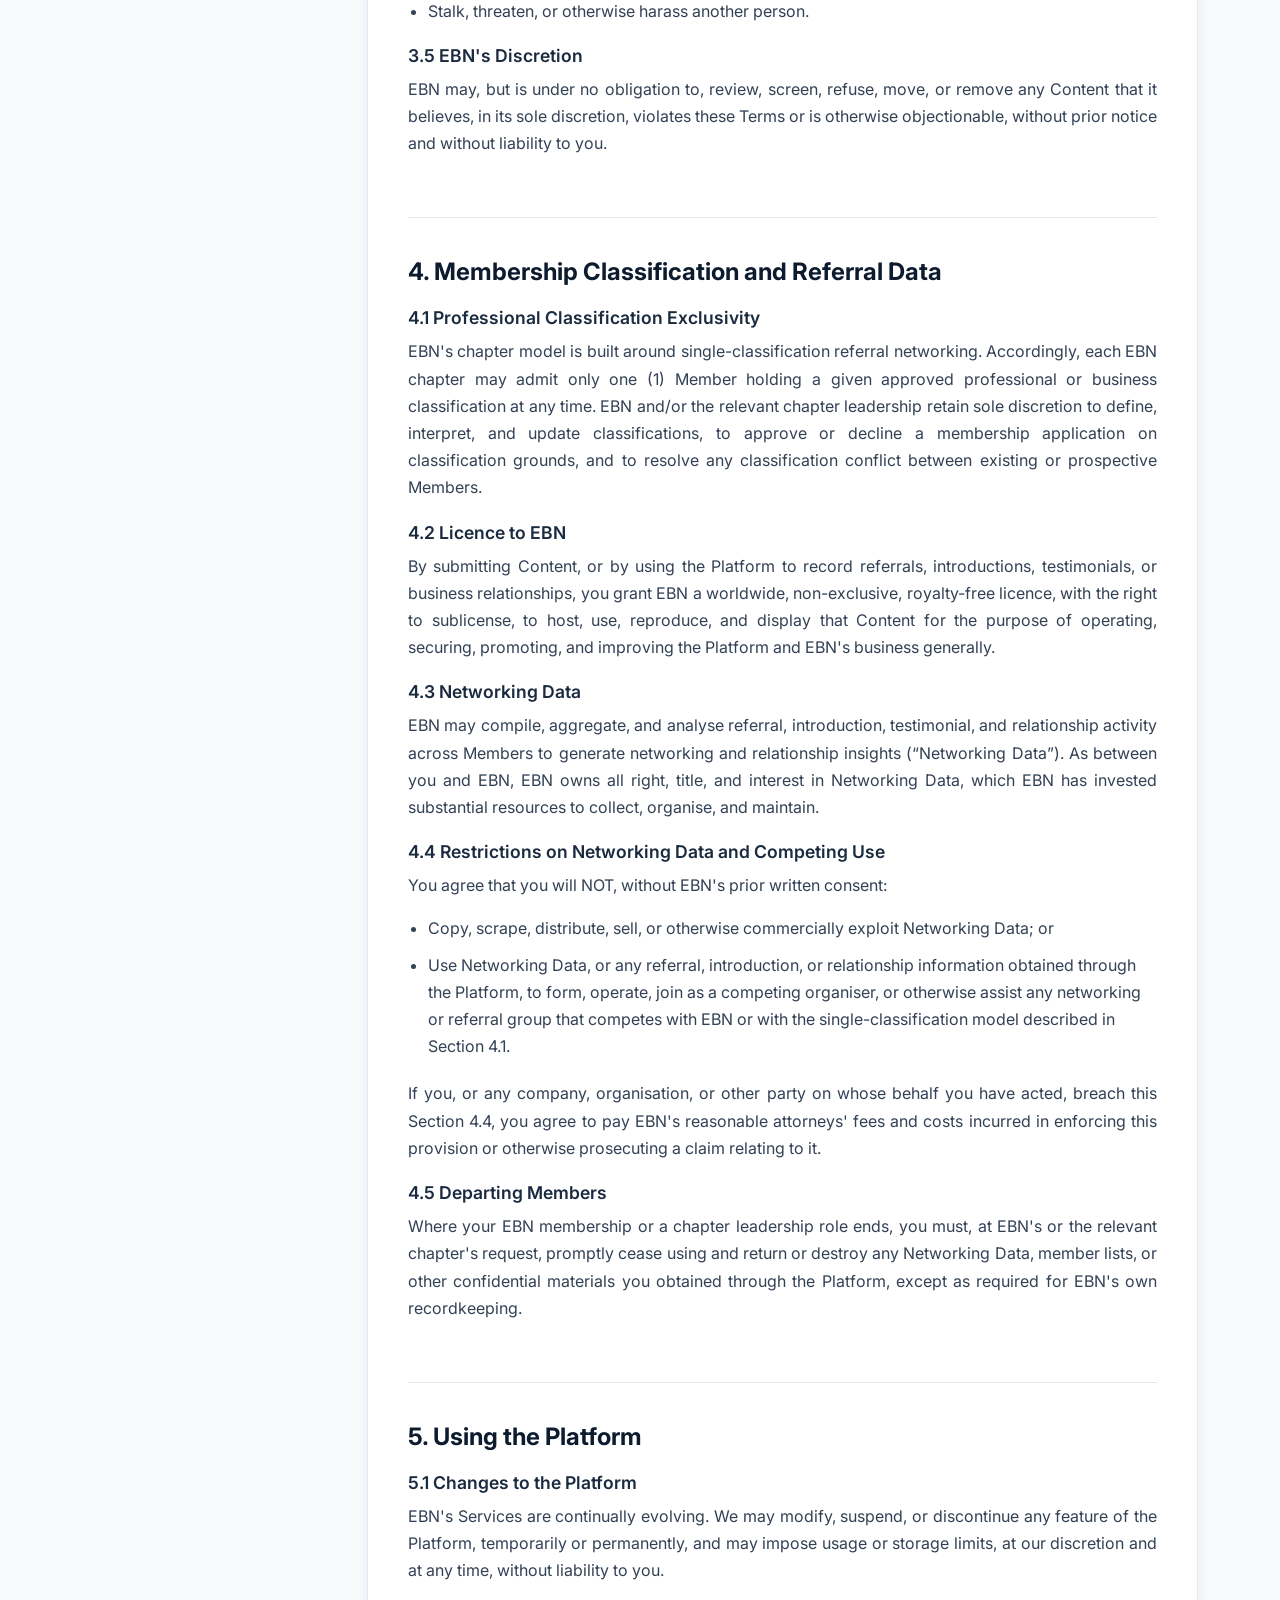
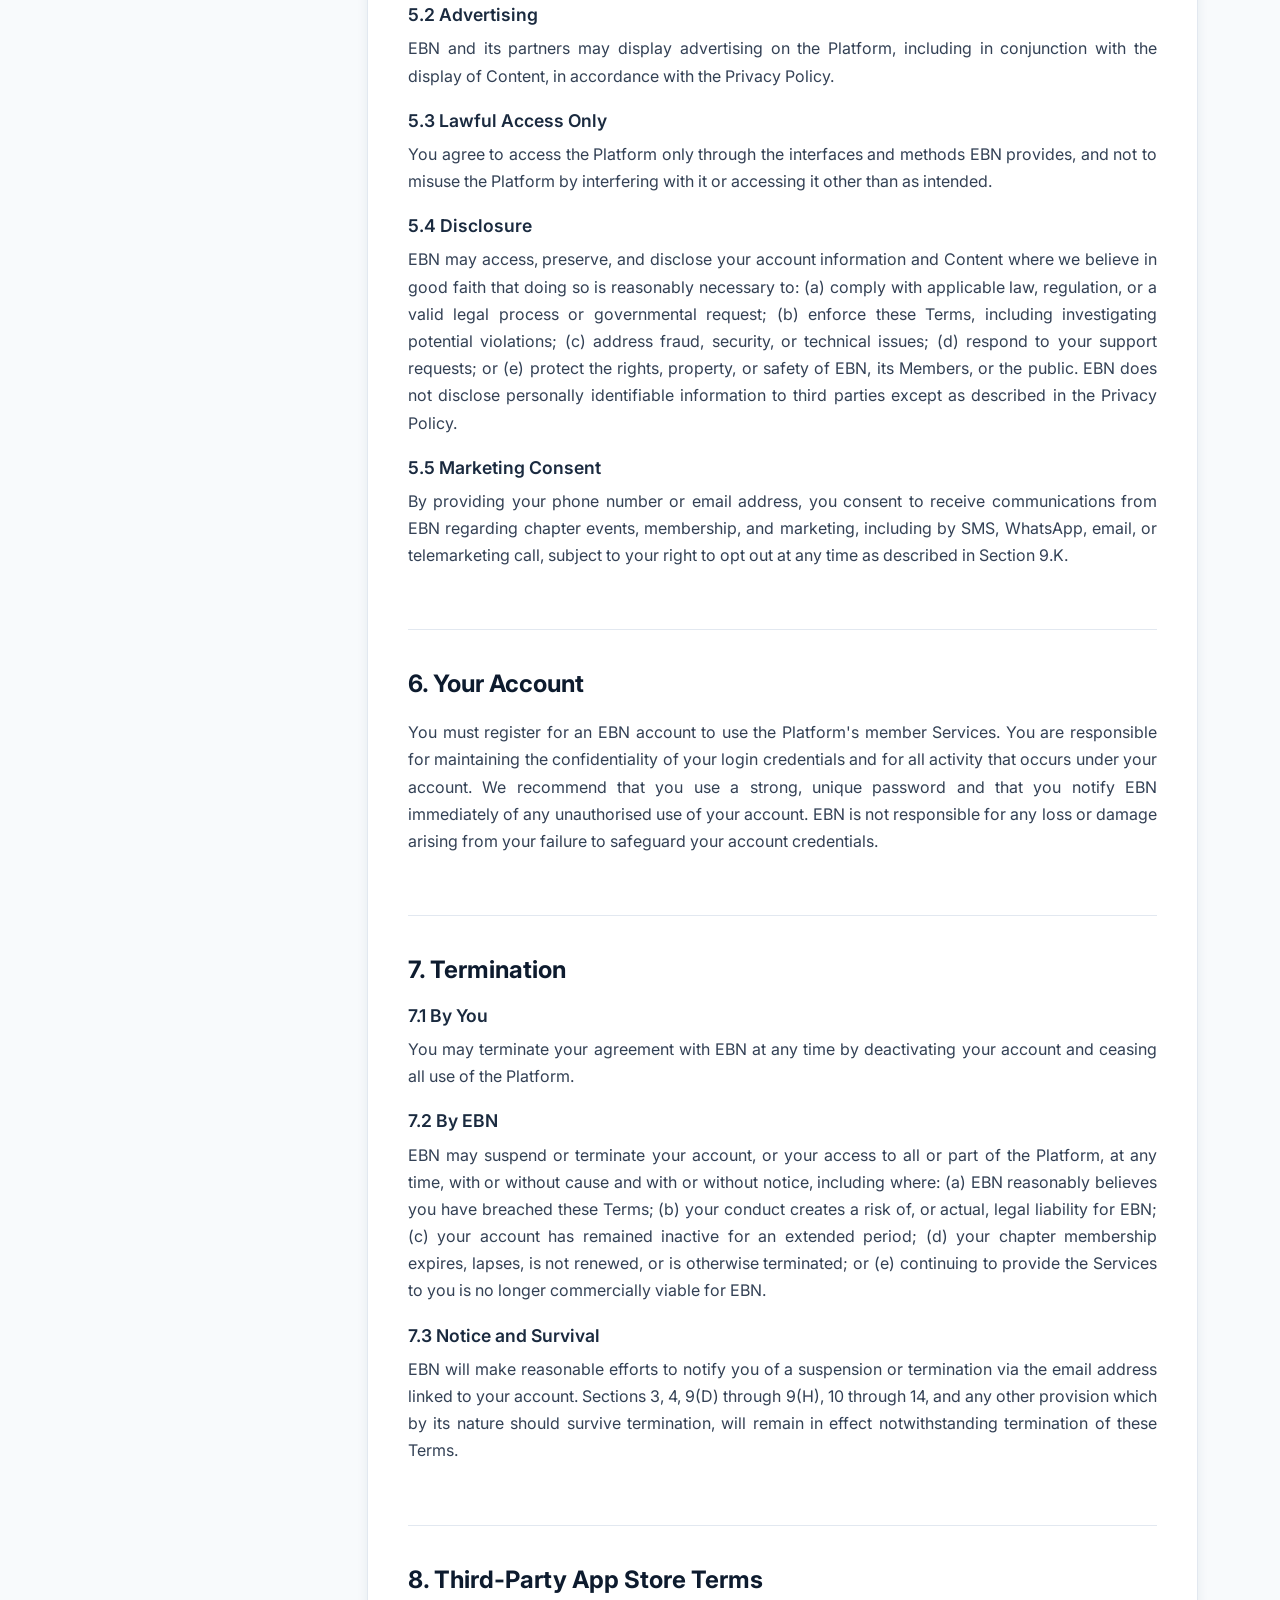
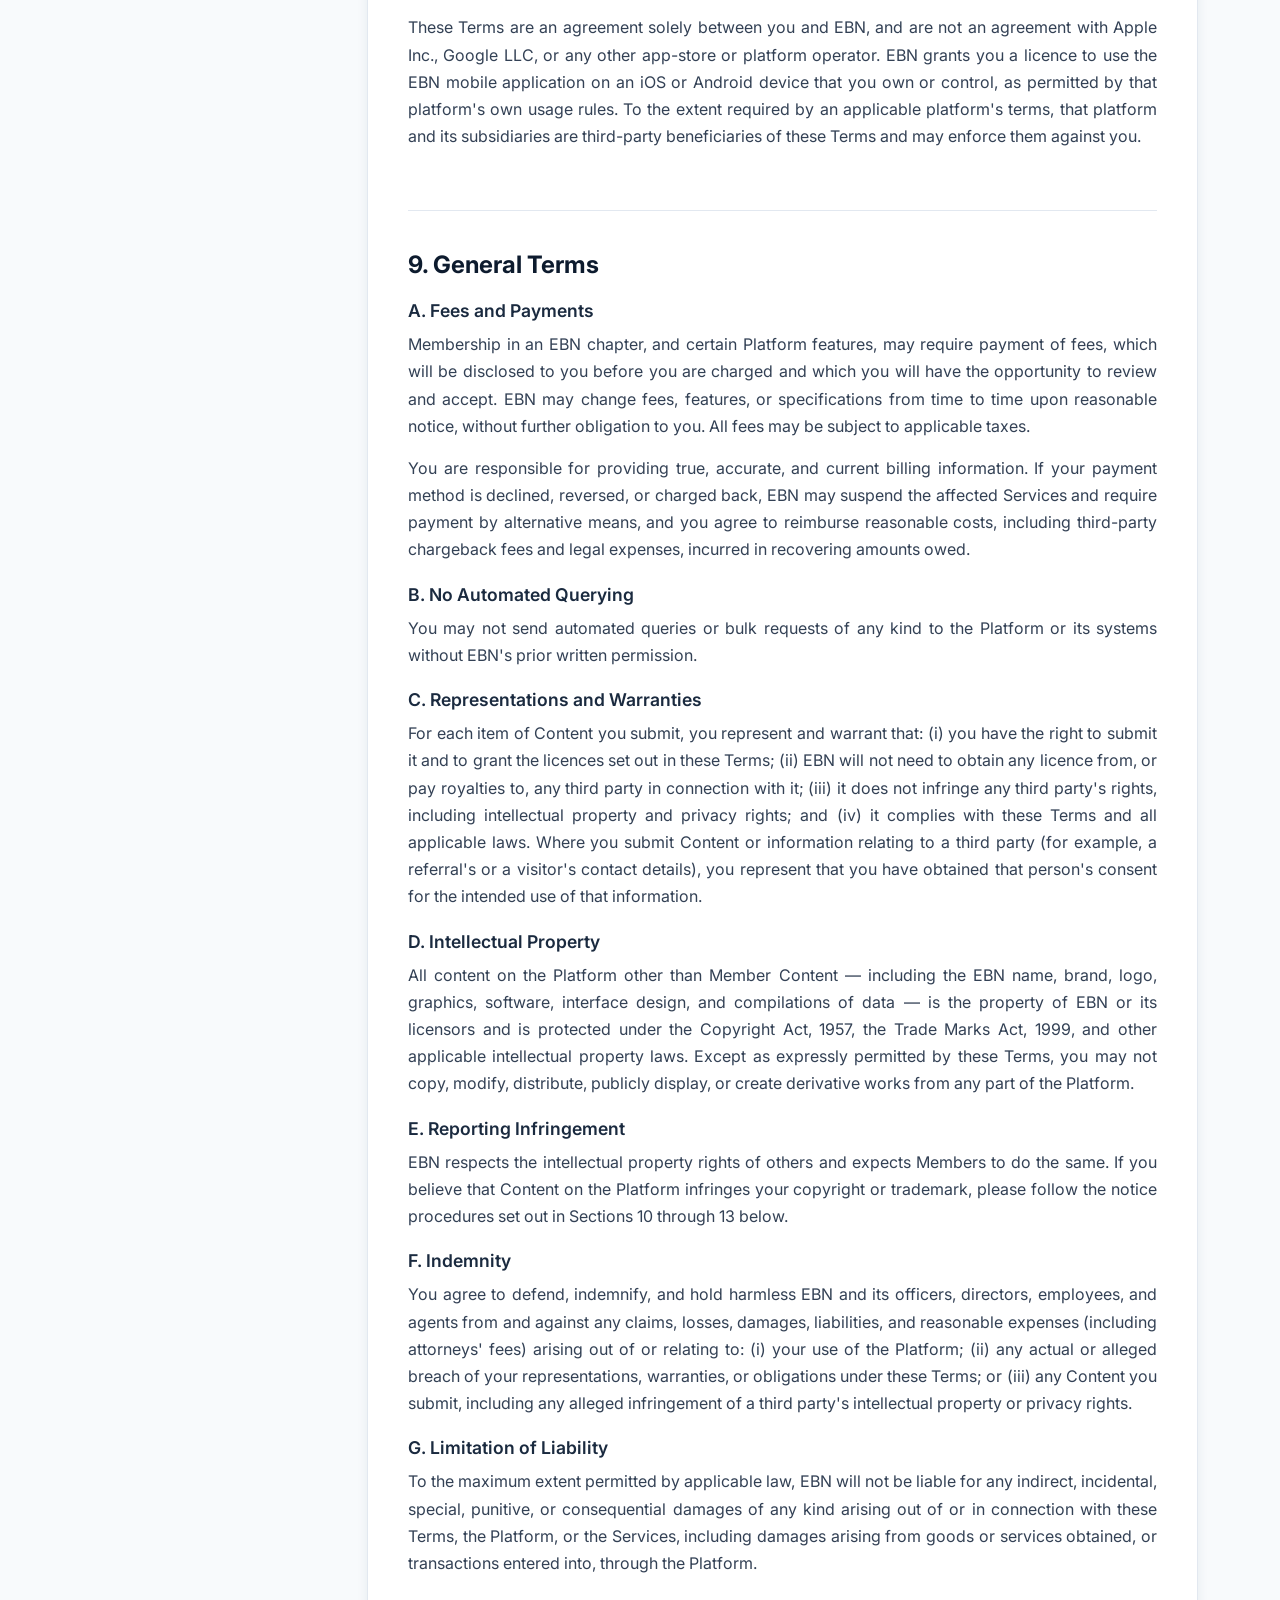
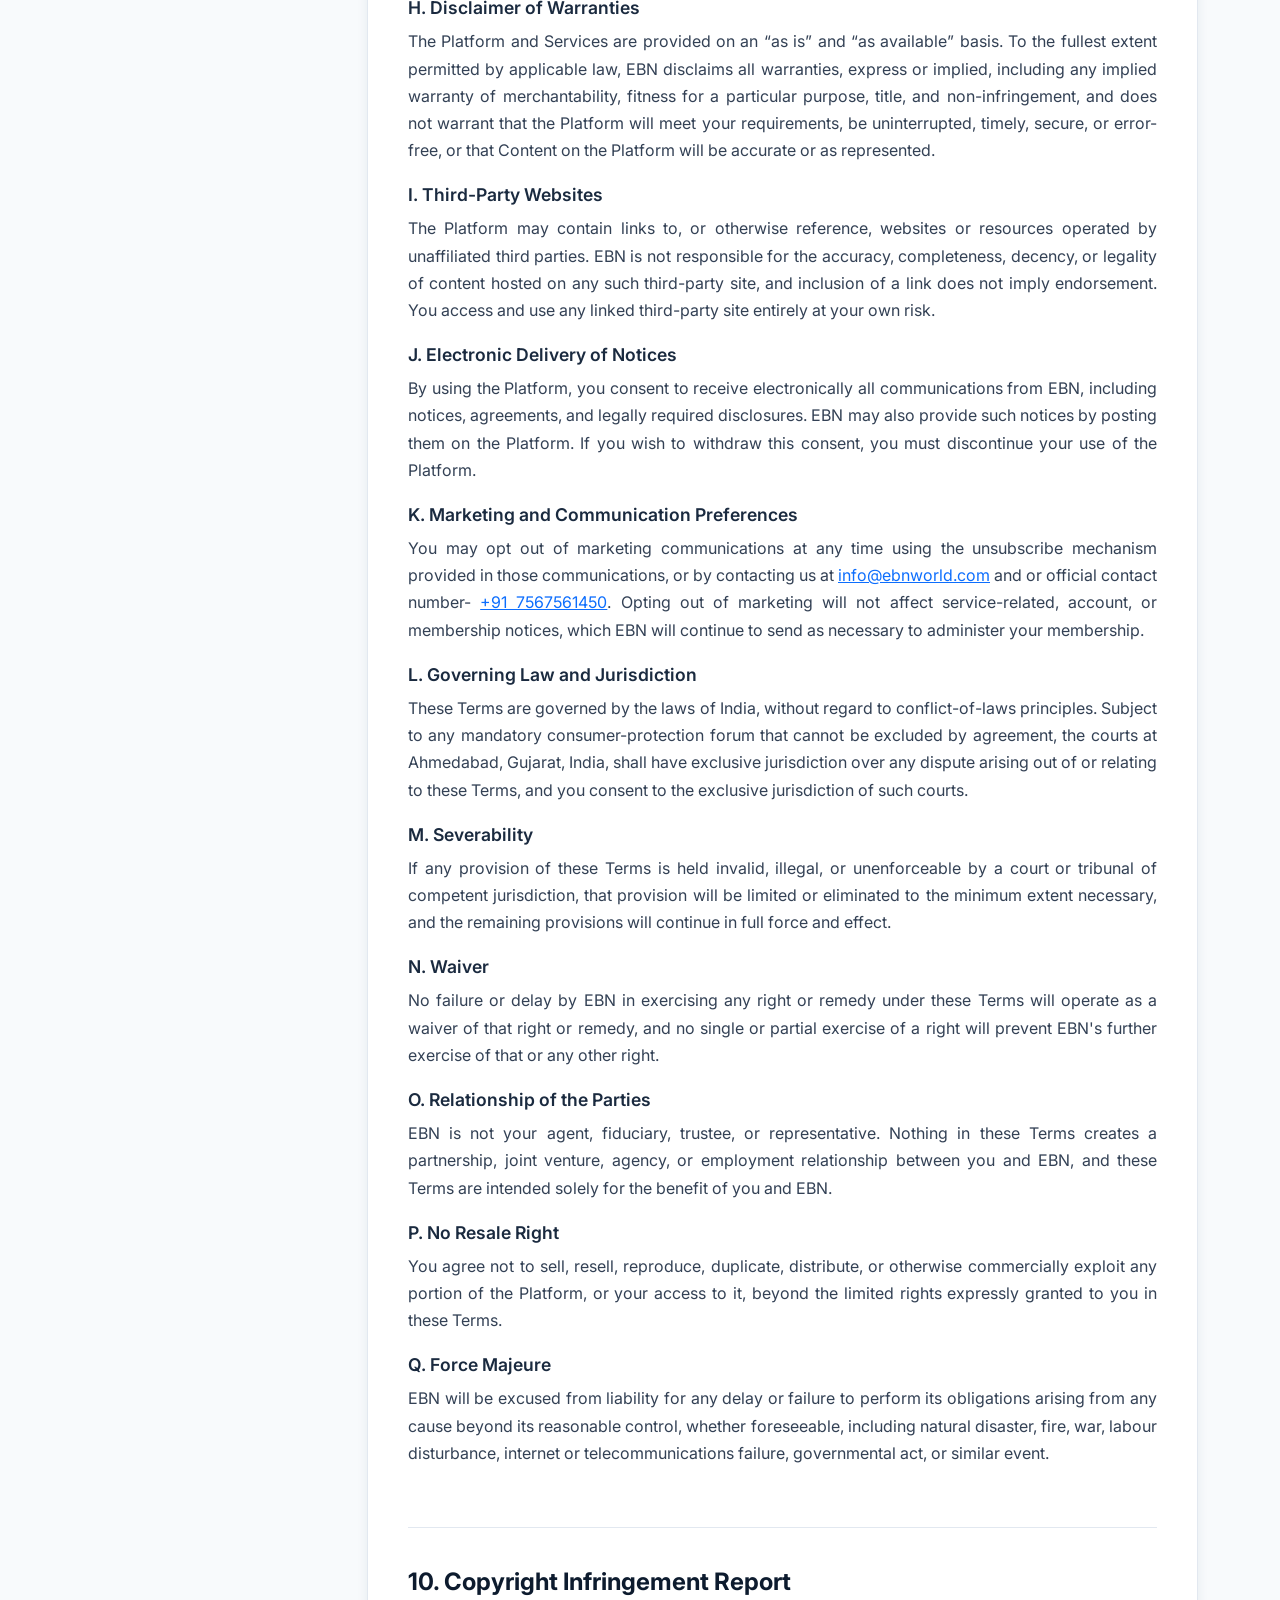
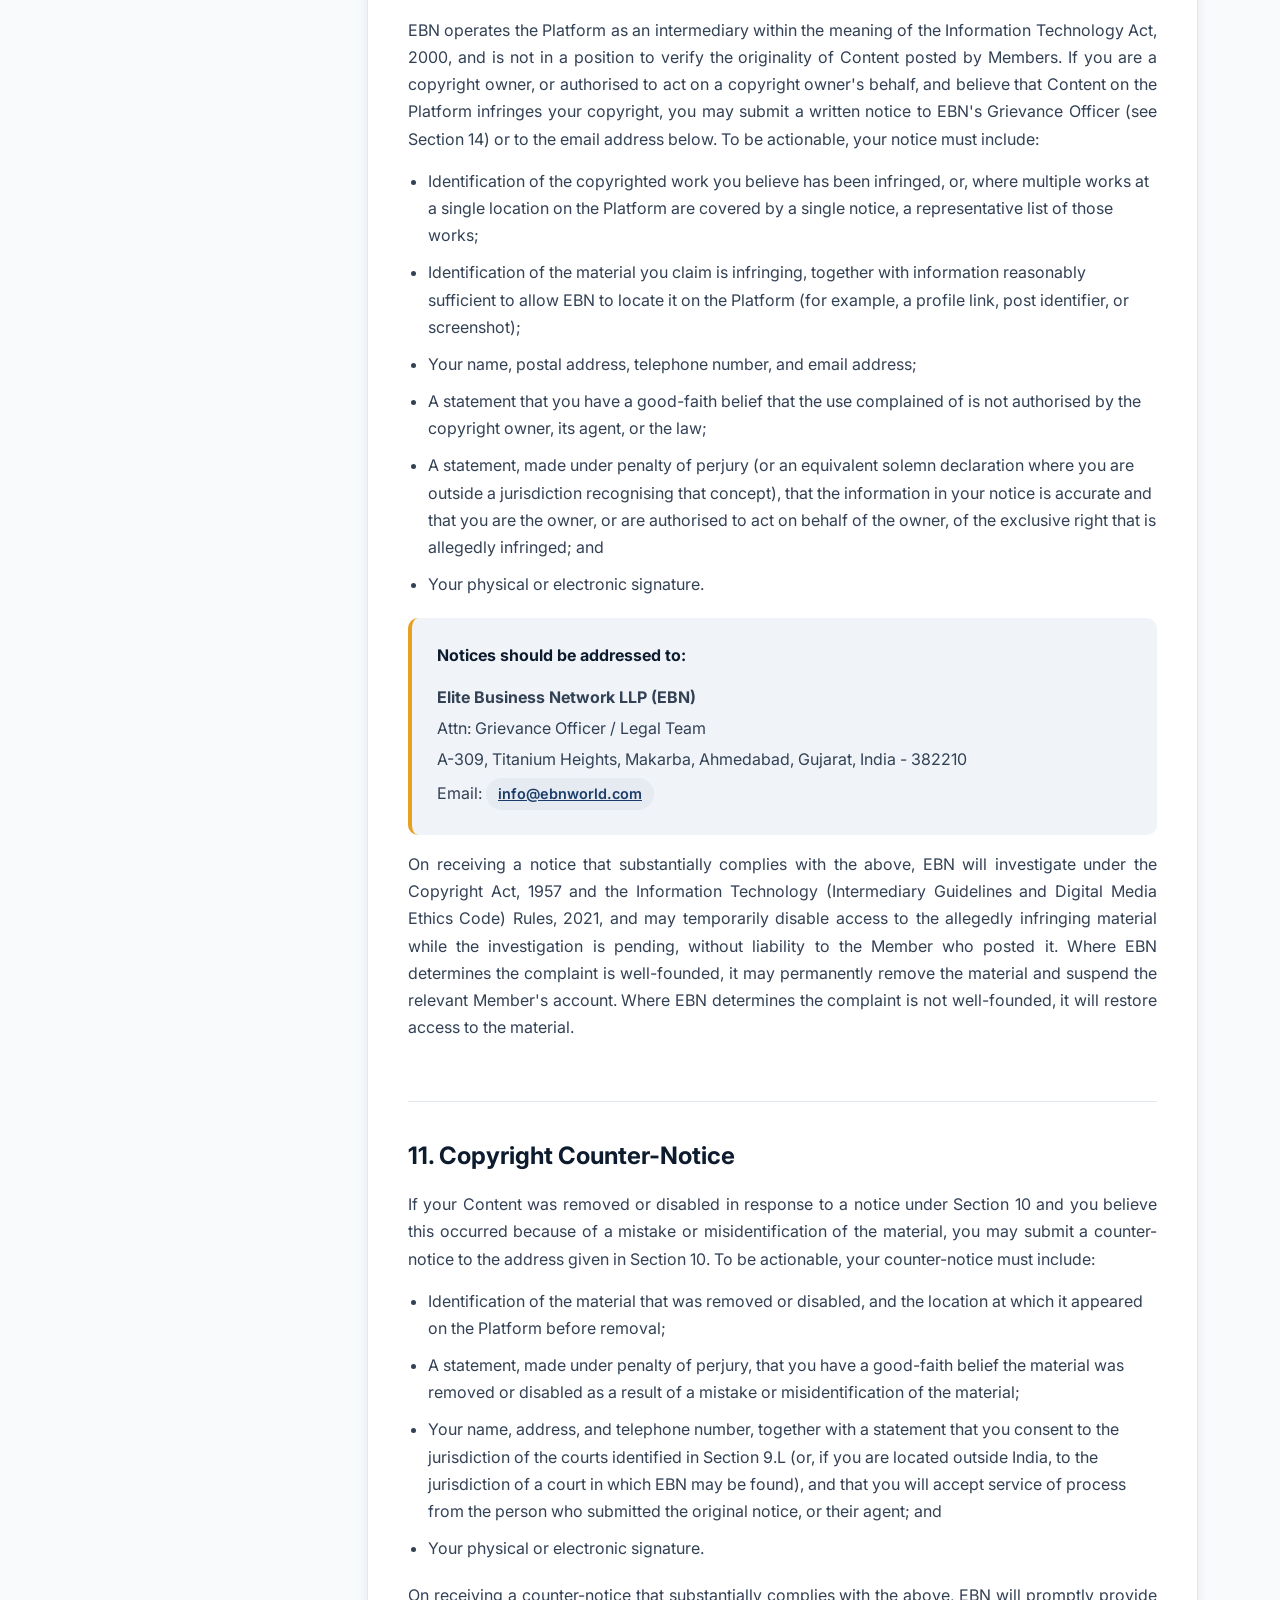
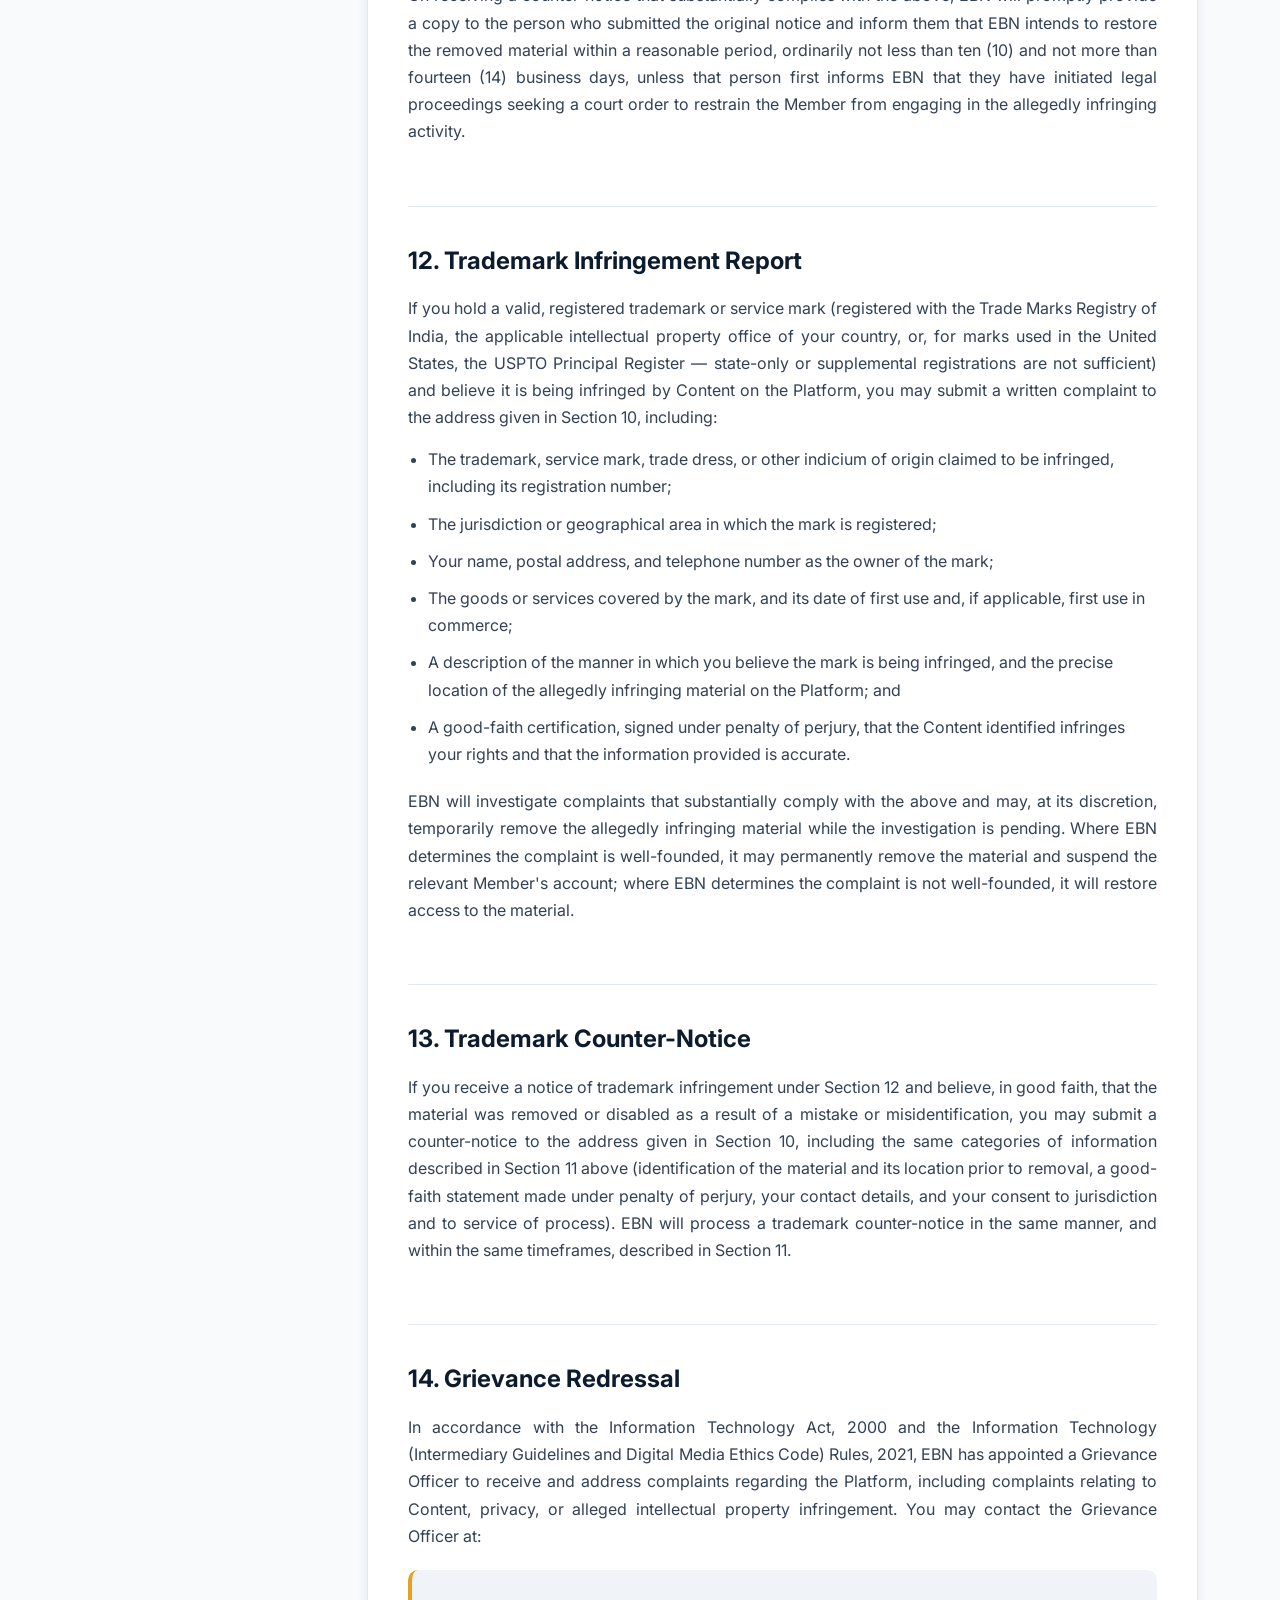
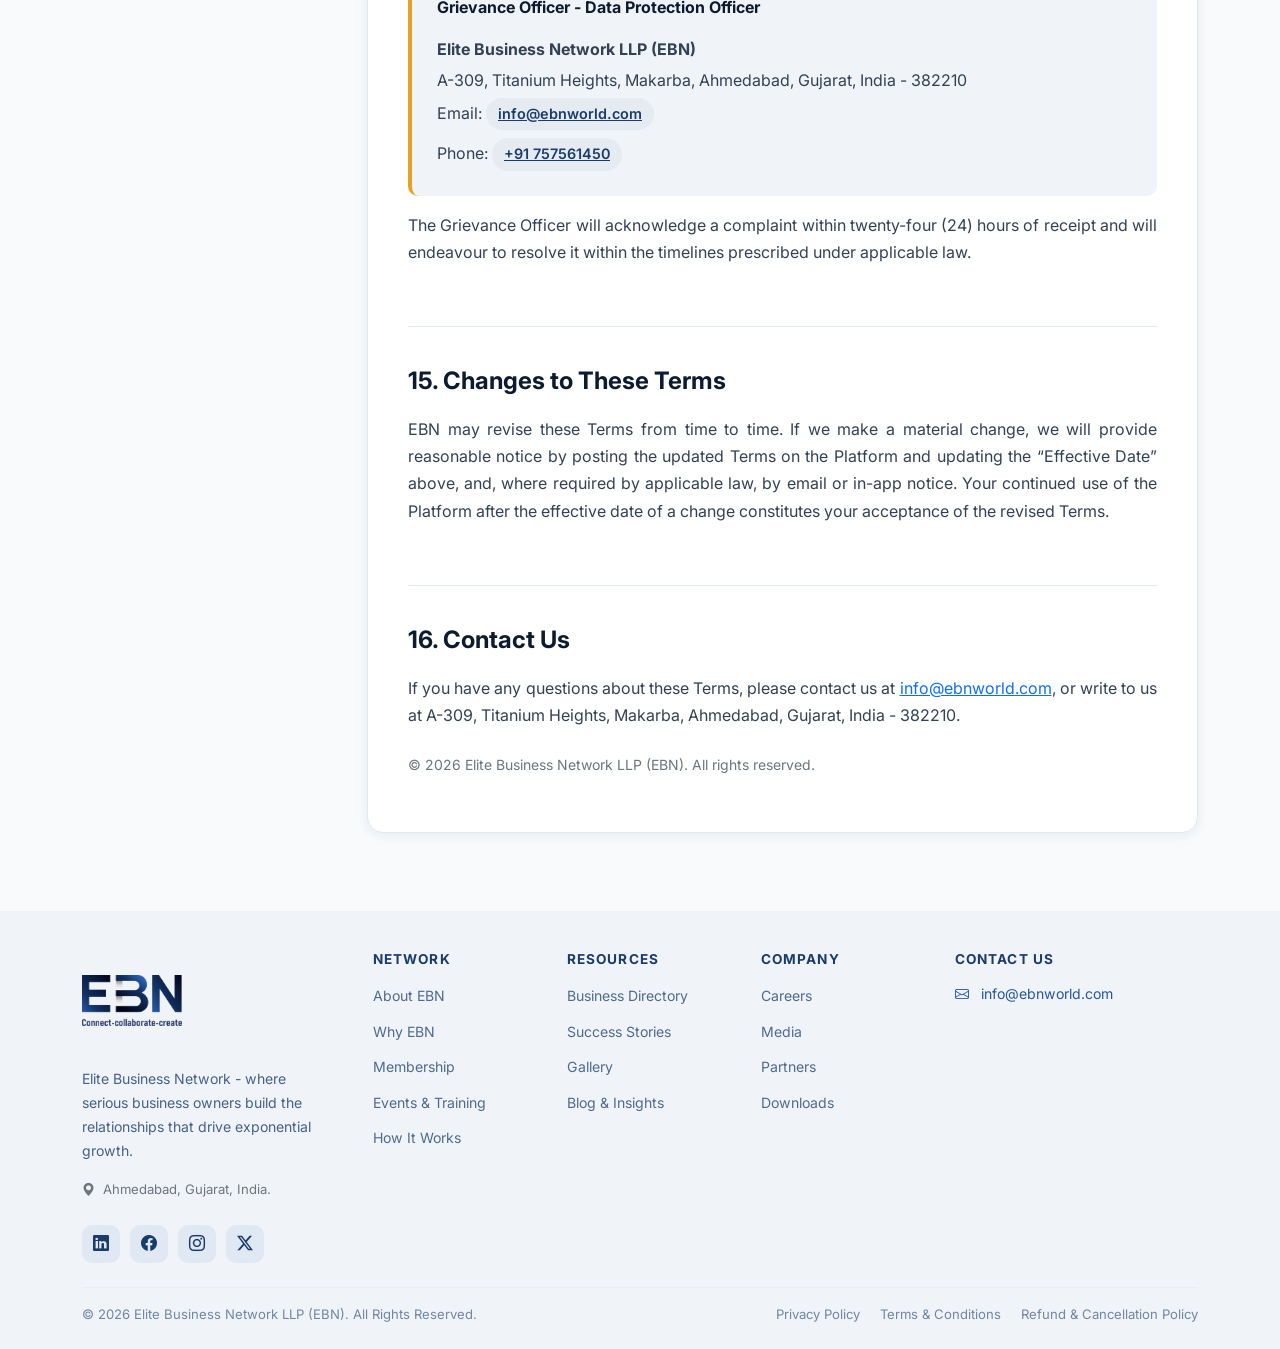
<file: terms.html>
<!DOCTYPE html>
<html lang="en">

<head>
  <meta charset="UTF-8" />
  <meta name="viewport" content="width=device-width, initial-scale=1.0" />
  <title>Terms & Conditions – Elite Business Network (EBN)</title>
  <meta name="description"
    content="Official Terms of Service and conditions for members and users of Elite Business Network (EBN)." />

  <!-- Bootstrap 5 -->
  <link href="https://cdn.jsdelivr.net/npm/bootstrap@5.3.3/dist/css/bootstrap.min.css" rel="stylesheet" />
  <!-- Bootstrap Icons -->
  <link href="https://cdn.jsdelivr.net/npm/bootstrap-icons@1.11.3/font/bootstrap-icons.css" rel="stylesheet" />
  <!-- Google Fonts -->
  <link href="https://fonts.googleapis.com/css2?family=Inter:wght@300;400;500;600;700;800;900&display=swap"
    rel="stylesheet" />

  <link rel="stylesheet" href="style.css?v=1.0.2" />

  <style>
    :root {
      --terms-sidebar-width: 280px;
    }
    
    body {
      padding-top: 100px;
      background-color: #f8fafc;
    }

    .terms-header {
      background: var(--gradient);
      color: var(--white);
      padding: 60px 0;
      position: relative;
      overflow: hidden;
    }

    .terms-header::before {
      content: '';
      position: absolute;
      top: -50%;
      right: -20%;
      width: 600px;
      height: 600px;
      background: radial-gradient(circle, rgba(232, 160, 32, 0.15) 0%, transparent 70%);
      border-radius: 50%;
    }

    .terms-header::after {
      content: '';
      position: absolute;
      bottom: -30%;
      left: -10%;
      width: 400px;
      height: 400px;
      background: radial-gradient(circle, rgba(35, 86, 160, 0.2) 0%, transparent 60%);
      border-radius: 50%;
    }

    .terms-title {
      font-weight: 800;
      font-size: 2.5rem;
      letter-spacing: -0.02em;
    }

    .terms-subtitle {
      color: rgba(255, 255, 255, 0.85);
      font-weight: 500;
    }

    .terms-sidebar {
      position: sticky;
      top: 120px;
      max-height: calc(100vh - 150px);
      overflow-y: auto;
      padding-right: 15px;
    }

    /* Custom Scrollbar for sidebar */
    .terms-sidebar::-webkit-scrollbar {
      width: 4px;
    }
    .terms-sidebar::-webkit-scrollbar-track {
      background: #f1f5f9;
    }
    .terms-sidebar::-webkit-scrollbar-thumb {
      background: #cbd5e1;
      border-radius: 2px;
    }

    .toc-link {
      display: block;
      padding: 10px 15px;
      color: var(--text-light);
      text-decoration: none;
      font-size: 0.9rem;
      font-weight: 500;
      border-left: 3px solid transparent;
      transition: all 0.2s ease;
      border-radius: 0 8px 8px 0;
    }

    .toc-link:hover {
      color: var(--primary);
      background-color: rgba(26, 60, 107, 0.05);
      border-left-color: var(--primary-light);
    }

    .toc-link.active {
      color: var(--primary);
      font-weight: 700;
      background-color: rgba(26, 60, 107, 0.08);
      border-left-color: var(--primary);
    }

    .terms-card {
      background-color: var(--white);
      border-radius: var(--radius);
      border: 1px solid var(--border);
      box-shadow: var(--shadow-sm);
      padding: 40px;
      margin-bottom: 30px;
    }

    .terms-section {
      scroll-margin-top: 130px;
      margin-bottom: 40px;
      padding-bottom: 45px;
      border-bottom: 1px solid var(--border);
    }

    .terms-section:last-child {
      border-bottom: none;
      margin-bottom: 0;
      padding-bottom: 0;
    }

    .terms-section h3 {
      color: var(--dark);
      font-weight: 700;
      font-size: 1.5rem;
      margin-bottom: 20px;
      display: flex;
      align-items: center;
      gap: 10px;
    }

    .terms-section h4 {
      color: var(--dark-2);
      font-weight: 600;
      font-size: 1.1rem;
      margin-top: 20px;
      margin-bottom: 10px;
    }

    .terms-section p {
      color: var(--text);
      line-height: 1.7;
      margin-bottom: 15px;
      text-align: justify;
    }

    .terms-section ul {
      padding-left: 20px;
      margin-bottom: 20px;
    }

    .terms-section li {
      color: var(--text);
      line-height: 1.7;
      margin-bottom: 10px;
    }

    .grievance-box {
      background-color: var(--bg-subtle);
      border-radius: var(--radius-sm);
      border-left: 4px solid var(--accent);
      padding: 25px;
      margin-top: 20px;
    }

    .grievance-title {
      font-weight: 700;
      color: var(--dark);
      margin-bottom: 15px;
    }

    /* Highlight contact details */
    .contact-badge {
      display: inline-block;
      background-color: rgba(26, 60, 107, 0.05);
      padding: 4px 12px;
      border-radius: 50px;
      font-size: 0.9rem;
      font-weight: 600;
      color: var(--primary);
    }
  </style>
</head>

<body>

  <!-- ============================
     NAVBAR
  ============================== -->
  <nav id="mainNav" class="navbar navbar-expand-lg fixed-top py-3 navbar-scrolled">
    <div class="container">
      <a class="navbar-brand d-flex align-items-center gap-2" href="index.html#home">
        <img src="logo.png" alt="EBN Logo" class="brand-logo-img"
          style="height: 96px; width: 96px; object-fit: contain; border-radius: 16px; margin-top: -20px; margin-bottom: -20px;">
      </a>

      <button class="navbar-toggler border-0" type="button" data-bs-toggle="collapse" data-bs-target="#navMenu">
        <i class="bi bi-list fs-3 text-dark"></i>
      </button>
      <div class="collapse navbar-collapse" id="navMenu">
        <ul class="navbar-nav ms-auto align-items-center gap-1">
          <li class="nav-item"><a class="nav-link fw-500" href="index.html#about">About</a></li>
          <li class="nav-item"><a class="nav-link fw-500" href="index.html#difference">Why EBN</a></li>
          <li class="nav-item"><a class="nav-link fw-500" href="index.html#membership">Membership</a></li>
          <li class="nav-item"><a class="nav-link fw-500" href="index.html#events-training">Events & Training</a></li>
          <li class="nav-item"><a class="nav-link fw-500" href="index.html#faq">FAQ</a></li>
          <li class="nav-item"><a class="nav-link fw-500" href="index.html#contact">Contact</a></li>
          <li class="nav-item ms-lg-3">
            <a href="index.html#apply" class="btn btn-shiny-member px-4 py-2 rounded-pill">Become a Member</a>
          </li>
        </ul>
      </div>
    </div>
  </nav>

  <!-- ============================
     HERO / HEADER
  ============================== -->
  <header class="terms-header">
    <div class="container text-center py-4">
      <span class="section-label light mb-3">Legal Documentation</span>
      <h1 class="terms-title text-white">TERMS OF SERVICE</h1>
      <p class="terms-subtitle mt-2 mb-0">Effective Date: 27 May 2026</p>
    </div>
  </header>

  <!-- ============================
     MAIN CONTENT
  ============================== -->
  <main class="container py-5">
    <div class="row">
      <!-- Table of Contents Sidebar -->
      <aside class="col-lg-3 d-none d-lg-block">
        <div class="terms-sidebar">
          <h5 class="fw-700 text-dark mb-3 px-3">Table of Contents</h5>
          <nav class="nav flex-column">
            <a class="toc-link active" href="#sec-intro">Introduction</a>
            <a class="toc-link" href="#sec-1">1. Who May Use the Platform</a>
            <a class="toc-link" href="#sec-2">2. Privacy</a>
            <a class="toc-link" href="#sec-3">3. Member Conduct & Content</a>
            <a class="toc-link" href="#sec-4">4. Membership & Referral Data</a>
            <a class="toc-link" href="#sec-5">5. Using the Platform</a>
            <a class="toc-link" href="#sec-6">6. Your Account</a>
            <a class="toc-link" href="#sec-7">7. Termination</a>
            <a class="toc-link" href="#sec-8">8. Third-Party App Store Terms</a>
            <a class="toc-link" href="#sec-9">9. General Terms</a>
            <a class="toc-link" href="#sec-10">10. Copyright Infringement</a>
            <a class="toc-link" href="#sec-11">11. Copyright Counter-Notice</a>
            <a class="toc-link" href="#sec-12">12. Trademark Infringement</a>
            <a class="toc-link" href="#sec-13">13. Trademark Counter-Notice</a>
            <a class="toc-link" href="#sec-14">14. Grievance Redressal</a>
            <a class="toc-link" href="#sec-15">15. Changes to These Terms</a>
            <a class="toc-link" href="#sec-16">16. Contact Us</a>
          </nav>
        </div>
      </aside>

      <!-- Terms Text Card -->
      <div class="col-lg-9 col-md-12">
        <div class="terms-card">
          <!-- Introduction -->
          <section id="sec-intro" class="terms-section">
            <p class="lead fw-600 text-dark">
              Elite Business Network LLP (EBN), a limited liability partnership registered under the Limited Liability Partnership Act, 2008, operating under the brand name “EBN”, and having its registered office at A-309, Titanium Heights, Makarba, Ahmedabad, Gujarat, India – 382210 ("EBN", "we", "us", or "our") operates and makes available the EBN mobile application, website, member portal, and related business-networking and referral services (collectively, the "Platform" or "Services").
            </p>
            <p>
              These Terms of Service (the "Terms") govern your access to and use of the Platform. By creating an account, accessing, or using the Platform in any way, you (a "Member", "you", or "your") agree to be bound by these Terms. EBN may update these Terms from time to time as described in Section 15; your continued use of the Platform after an update takes effect constitutes your acceptance of the revised Terms.
            </p>
            <p>
              If there is any conflict between the English-language version of these Terms and a translation into any other language, the English version shall control and prevail for all purposes of interpretation.
            </p>
          </section>

          <!-- 1. Who May Use the Platform -->
          <section id="sec-1" class="terms-section">
            <h3>1. Who May Use the Platform</h3>
            
            <h4>1.1 Eligibility</h4>
            <p>You may access and use the Platform only if you:</p>
            <ul>
              <li>Are at least 18 years of age;</li>
              <li>Have the legal capacity to enter into a binding contract under the Indian Contract Act, 1872 (or, if you are located outside India, under the law applicable to you in your jurisdiction);</li>
              <li>Have completed EBN's chapter membership enrolment process and are a Member in good standing; and</li>
              <li>Agree to comply with these Terms and all applicable laws, rules, and regulations.</li>
            </ul>

            <h4>1.2 Restrictions</h4>
            <p>
              You may not access or use the Platform if you are legally incapacitated, disqualified from entering into contracts under applicable law, or if your EBN membership has lapsed, been suspended, or been terminated.
            </p>

            <h4>1.3 Entities and Authorised Representatives</h4>
            <p>
              If you are accepting these Terms, or using the Platform, on behalf of a company, firm, partnership, government body, or other organisation, you represent and warrant that you have the authority to bind that entity to these Terms, and “you” in these Terms then refers to that entity as well as to you personally.
            </p>
          </section>

          <!-- 2. Privacy -->
          <section id="sec-2" class="terms-section">
            <h3>2. Privacy</h3>
            <p>
              Our Privacy Policy, available at <a href="https://ebnconnect.com" target="_blank">https://ebnconnect.com</a>, explains how EBN collects, uses, stores, shares, and protects information you provide when using the Platform, in accordance with the Information Technology Act, 2000, the Digital Personal Data Protection Act, 2023, and other applicable data protection laws.
            </p>
            <p>
              By using the Platform, you acknowledge that your personal data will be collected and processed as described in the Privacy Policy, including any transfer of data to service providers or affiliates located outside India for hosting, processing, or storage, subject to the safeguards described there. We encourage you to read the Privacy Policy carefully before using the Platform.
            </p>
          </section>

          <!-- 3. Member Conduct and Content -->
          <section id="sec-3" class="terms-section">
            <h3>3. Member Conduct and Content</h3>
            
            <h4>3.1 Responsibility for Content</h4>
            <p>
              You are solely responsible for any content, information, comments, referrals, testimonials, photographs, or other material you post, upload, or share through the Platform (“Content”), and for ensuring that your use of the Platform and your Content comply with all applicable laws. Do not submit Content unless you are prepared to be accountable for it.
            </p>

            <h4>3.2 Standard of Conduct</h4>
            <p>
              You agree to act honestly, fairly, professionally, and in good faith in all interactions on the Platform and at any EBN chapter meeting, training, or event, and to refrain from conduct that is discourteous, deceptive, misleading, or unethical.
            </p>

            <h4>3.3 No Endorsement by EBN</h4>
            <p>
              EBN does not actively monitor Content posted by Members and does not guarantee its accuracy, completeness, or reliability. You may encounter Content you consider objectionable, and you access, rely on, and use all Content entirely at your own risk. EBN is not liable for any loss arising from Content posted by Members.
            </p>

            <h4>3.4 Prohibited Conduct</h4>
            <p>You agree that you will NOT use the Platform to:</p>
            <ul>
              <li>Post, transmit, or share content that is unlawful, harmful, threatening, abusive, defamatory, obscene, invasive of another person's privacy, hateful, or discriminatory, or that could harm a minor in any way;</li>
              <li>Impersonate any person or entity, including an EBN representative, chapter leader, or fellow Member, or misrepresent your affiliation with any person or entity;</li>
              <li>Forge headers or otherwise manipulate identifiers to disguise the origin of any content transmitted through the Platform;</li>
              <li>Post or share Content that you do not have the legal right to share, or that infringes any patent, trademark, trade secret, copyright, or other proprietary right of a third party;</li>
              <li>Send unsolicited advertising, promotional material, “spam”, or chain messages through the Platform;</li>
              <li>Upload or transmit any virus, malware, ransomware, or other harmful code;</li>
              <li>Interfere with, disrupt, or attempt to gain unauthorised access to the Platform, its servers, or any connected network or system;</li>
              <li>Violate any applicable local, national, or international law or regulation; or</li>
              <li>Stalk, threaten, or otherwise harass another person.</li>
            </ul>

            <h4>3.5 EBN's Discretion</h4>
            <p>
              EBN may, but is under no obligation to, review, screen, refuse, move, or remove any Content that it believes, in its sole discretion, violates these Terms or is otherwise objectionable, without prior notice and without liability to you.
            </p>
          </section>

          <!-- 4. Membership Classification and Referral Data -->
          <section id="sec-4" class="terms-section">
            <h3>4. Membership Classification and Referral Data</h3>
            
            <h4>4.1 Professional Classification Exclusivity</h4>
            <p>
              EBN's chapter model is built around single-classification referral networking. Accordingly, each EBN chapter may admit only one (1) Member holding a given approved professional or business classification at any time. EBN and/or the relevant chapter leadership retain sole discretion to define, interpret, and update classifications, to approve or decline a membership application on classification grounds, and to resolve any classification conflict between existing or prospective Members.
            </p>

            <h4>4.2 Licence to EBN</h4>
            <p>
              By submitting Content, or by using the Platform to record referrals, introductions, testimonials, or business relationships, you grant EBN a worldwide, non-exclusive, royalty-free licence, with the right to sublicense, to host, use, reproduce, and display that Content for the purpose of operating, securing, promoting, and improving the Platform and EBN's business generally.
            </p>

            <h4>4.3 Networking Data</h4>
            <p>
              EBN may compile, aggregate, and analyse referral, introduction, testimonial, and relationship activity across Members to generate networking and relationship insights (“Networking Data”). As between you and EBN, EBN owns all right, title, and interest in Networking Data, which EBN has invested substantial resources to collect, organise, and maintain.
            </p>

            <h4>4.4 Restrictions on Networking Data and Competing Use</h4>
            <p>You agree that you will NOT, without EBN's prior written consent:</p>
            <ul>
              <li>Copy, scrape, distribute, sell, or otherwise commercially exploit Networking Data; or</li>
              <li>Use Networking Data, or any referral, introduction, or relationship information obtained through the Platform, to form, operate, join as a competing organiser, or otherwise assist any networking or referral group that competes with EBN or with the single-classification model described in Section 4.1.</li>
            </ul>
            <p>
              If you, or any company, organisation, or other party on whose behalf you have acted, breach this Section 4.4, you agree to pay EBN's reasonable attorneys' fees and costs incurred in enforcing this provision or otherwise prosecuting a claim relating to it.
            </p>

            <h4>4.5 Departing Members</h4>
            <p>
              Where your EBN membership or a chapter leadership role ends, you must, at EBN's or the relevant chapter's request, promptly cease using and return or destroy any Networking Data, member lists, or other confidential materials you obtained through the Platform, except as required for EBN's own recordkeeping.
            </p>
          </section>

          <!-- 5. Using the Platform -->
          <section id="sec-5" class="terms-section">
            <h3>5. Using the Platform</h3>
            
            <h4>5.1 Changes to the Platform</h4>
            <p>
              EBN's Services are continually evolving. We may modify, suspend, or discontinue any feature of the Platform, temporarily or permanently, and may impose usage or storage limits, at our discretion and at any time, without liability to you.
            </p>

            <h4>5.2 Advertising</h4>
            <p>
              EBN and its partners may display advertising on the Platform, including in conjunction with the display of Content, in accordance with the Privacy Policy.
            </p>

            <h4>5.3 Lawful Access Only</h4>
            <p>
              You agree to access the Platform only through the interfaces and methods EBN provides, and not to misuse the Platform by interfering with it or accessing it other than as intended.
            </p>

            <h4>5.4 Disclosure</h4>
            <p>
              EBN may access, preserve, and disclose your account information and Content where we believe in good faith that doing so is reasonably necessary to: (a) comply with applicable law, regulation, or a valid legal process or governmental request; (b) enforce these Terms, including investigating potential violations; (c) address fraud, security, or technical issues; (d) respond to your support requests; or (e) protect the rights, property, or safety of EBN, its Members, or the public. EBN does not disclose personally identifiable information to third parties except as described in the Privacy Policy.
            </p>

            <h4>5.5 Marketing Consent</h4>
            <p>
              By providing your phone number or email address, you consent to receive communications from EBN regarding chapter events, membership, and marketing, including by SMS, WhatsApp, email, or telemarketing call, subject to your right to opt out at any time as described in Section 9.K.
            </p>
          </section>

          <!-- 6. Your Account -->
          <section id="sec-6" class="terms-section">
            <h3>6. Your Account</h3>
            <p>
              You must register for an EBN account to use the Platform's member Services. You are responsible for maintaining the confidentiality of your login credentials and for all activity that occurs under your account. We recommend that you use a strong, unique password and that you notify EBN immediately of any unauthorised use of your account. EBN is not responsible for any loss or damage arising from your failure to safeguard your account credentials.
            </p>
          </section>

          <!-- 7. Termination -->
          <section id="sec-7" class="terms-section">
            <h3>7. Termination</h3>
            
            <h4>7.1 By You</h4>
            <p>
              You may terminate your agreement with EBN at any time by deactivating your account and ceasing all use of the Platform.
            </p>

            <h4>7.2 By EBN</h4>
            <p>
              EBN may suspend or terminate your account, or your access to all or part of the Platform, at any time, with or without cause and with or without notice, including where: (a) EBN reasonably believes you have breached these Terms; (b) your conduct creates a risk of, or actual, legal liability for EBN; (c) your account has remained inactive for an extended period; (d) your chapter membership expires, lapses, is not renewed, or is otherwise terminated; or (e) continuing to provide the Services to you is no longer commercially viable for EBN.
            </p>

            <h4>7.3 Notice and Survival</h4>
            <p>
              EBN will make reasonable efforts to notify you of a suspension or termination via the email address linked to your account. Sections 3, 4, 9(D) through 9(H), 10 through 14, and any other provision which by its nature should survive termination, will remain in effect notwithstanding termination of these Terms.
            </p>
          </section>

          <!-- 8. Third-Party App Store Terms -->
          <section id="sec-8" class="terms-section">
            <h3>8. Third-Party App Store Terms</h3>
            <p>
              These Terms are an agreement solely between you and EBN, and are not an agreement with Apple Inc., Google LLC, or any other app-store or platform operator. EBN grants you a licence to use the EBN mobile application on an iOS or Android device that you own or control, as permitted by that platform's own usage rules. To the extent required by an applicable platform's terms, that platform and its subsidiaries are third-party beneficiaries of these Terms and may enforce them against you.
            </p>
          </section>

          <!-- 9. General Terms -->
          <section id="sec-9" class="terms-section">
            <h3>9. General Terms</h3>
            
            <h4>A. Fees and Payments</h4>
            <p>
              Membership in an EBN chapter, and certain Platform features, may require payment of fees, which will be disclosed to you before you are charged and which you will have the opportunity to review and accept. EBN may change fees, features, or specifications from time to time upon reasonable notice, without further obligation to you. All fees may be subject to applicable taxes.
            </p>
            <p>
              You are responsible for providing true, accurate, and current billing information. If your payment method is declined, reversed, or charged back, EBN may suspend the affected Services and require payment by alternative means, and you agree to reimburse reasonable costs, including third-party chargeback fees and legal expenses, incurred in recovering amounts owed.
            </p>

            <h4>B. No Automated Querying</h4>
            <p>
              You may not send automated queries or bulk requests of any kind to the Platform or its systems without EBN's prior written permission.
            </p>

            <h4>C. Representations and Warranties</h4>
            <p>
              For each item of Content you submit, you represent and warrant that: (i) you have the right to submit it and to grant the licences set out in these Terms; (ii) EBN will not need to obtain any licence from, or pay royalties to, any third party in connection with it; (iii) it does not infringe any third party's rights, including intellectual property and privacy rights; and (iv) it complies with these Terms and all applicable laws. Where you submit Content or information relating to a third party (for example, a referral's or a visitor's contact details), you represent that you have obtained that person's consent for the intended use of that information.
            </p>

            <h4>D. Intellectual Property</h4>
            <p>
              All content on the Platform other than Member Content — including the EBN name, brand, logo, graphics, software, interface design, and compilations of data — is the property of EBN or its licensors and is protected under the Copyright Act, 1957, the Trade Marks Act, 1999, and other applicable intellectual property laws. Except as expressly permitted by these Terms, you may not copy, modify, distribute, publicly display, or create derivative works from any part of the Platform.
            </p>

            <h4>E. Reporting Infringement</h4>
            <p>
              EBN respects the intellectual property rights of others and expects Members to do the same. If you believe that Content on the Platform infringes your copyright or trademark, please follow the notice procedures set out in Sections 10 through 13 below.
            </p>

            <h4>F. Indemnity</h4>
            <p>
              You agree to defend, indemnify, and hold harmless EBN and its officers, directors, employees, and agents from and against any claims, losses, damages, liabilities, and reasonable expenses (including attorneys' fees) arising out of or relating to: (i) your use of the Platform; (ii) any actual or alleged breach of your representations, warranties, or obligations under these Terms; or (iii) any Content you submit, including any alleged infringement of a third party's intellectual property or privacy rights.
            </p>

            <h4>G. Limitation of Liability</h4>
            <p>
              To the maximum extent permitted by applicable law, EBN will not be liable for any indirect, incidental, special, punitive, or consequential damages of any kind arising out of or in connection with these Terms, the Platform, or the Services, including damages arising from goods or services obtained, or transactions entered into, through the Platform.
            </p>

            <h4>H. Disclaimer of Warranties</h4>
            <p>
              The Platform and Services are provided on an “as is” and “as available” basis. To the fullest extent permitted by applicable law, EBN disclaims all warranties, express or implied, including any implied warranty of merchantability, fitness for a particular purpose, title, and non-infringement, and does not warrant that the Platform will meet your requirements, be uninterrupted, timely, secure, or error-free, or that Content on the Platform will be accurate or as represented.
            </p>

            <h4>I. Third-Party Websites</h4>
            <p>
              The Platform may contain links to, or otherwise reference, websites or resources operated by unaffiliated third parties. EBN is not responsible for the accuracy, completeness, decency, or legality of content hosted on any such third-party site, and inclusion of a link does not imply endorsement. You access and use any linked third-party site entirely at your own risk.
            </p>

            <h4>J. Electronic Delivery of Notices</h4>
            <p>
              By using the Platform, you consent to receive electronically all communications from EBN, including notices, agreements, and legally required disclosures. EBN may also provide such notices by posting them on the Platform. If you wish to withdraw this consent, you must discontinue your use of the Platform.
            </p>

            <h4>K. Marketing and Communication Preferences</h4>
            <p>
              You may opt out of marketing communications at any time using the unsubscribe mechanism provided in those communications, or by contacting us at <a href="mailto:info@ebnworld.com">info@ebnworld.com</a> and or official contact number- <a href="tel:+917567561450">+91 7567561450</a>. Opting out of marketing will not affect service-related, account, or membership notices, which EBN will continue to send as necessary to administer your membership.
            </p>

            <h4>L. Governing Law and Jurisdiction</h4>
            <p>
              These Terms are governed by the laws of India, without regard to conflict-of-laws principles. Subject to any mandatory consumer-protection forum that cannot be excluded by agreement, the courts at Ahmedabad, Gujarat, India, shall have exclusive jurisdiction over any dispute arising out of or relating to these Terms, and you consent to the exclusive jurisdiction of such courts.
            </p>

            <h4>M. Severability</h4>
            <p>
              If any provision of these Terms is held invalid, illegal, or unenforceable by a court or tribunal of competent jurisdiction, that provision will be limited or eliminated to the minimum extent necessary, and the remaining provisions will continue in full force and effect.
            </p>

            <h4>N. Waiver</h4>
            <p>
              No failure or delay by EBN in exercising any right or remedy under these Terms will operate as a waiver of that right or remedy, and no single or partial exercise of a right will prevent EBN's further exercise of that or any other right.
            </p>

            <h4>O. Relationship of the Parties</h4>
            <p>
              EBN is not your agent, fiduciary, trustee, or representative. Nothing in these Terms creates a partnership, joint venture, agency, or employment relationship between you and EBN, and these Terms are intended solely for the benefit of you and EBN.
            </p>

            <h4>P. No Resale Right</h4>
            <p>
              You agree not to sell, resell, reproduce, duplicate, distribute, or otherwise commercially exploit any portion of the Platform, or your access to it, beyond the limited rights expressly granted to you in these Terms.
            </p>

            <h4>Q. Force Majeure</h4>
            <p>
              EBN will be excused from liability for any delay or failure to perform its obligations arising from any cause beyond its reasonable control, whether foreseeable, including natural disaster, fire, war, labour disturbance, internet or telecommunications failure, governmental act, or similar event.
            </p>
          </section>

          <!-- 10. Copyright Infringement Report -->
          <section id="sec-10" class="terms-section">
            <h3>10. Copyright Infringement Report</h3>
            <p>
              EBN operates the Platform as an intermediary within the meaning of the Information Technology Act, 2000, and is not in a position to verify the originality of Content posted by Members. If you are a copyright owner, or authorised to act on a copyright owner's behalf, and believe that Content on the Platform infringes your copyright, you may submit a written notice to EBN's Grievance Officer (see Section 14) or to the email address below. To be actionable, your notice must include:
            </p>
            <ul>
              <li>Identification of the copyrighted work you believe has been infringed, or, where multiple works at a single location on the Platform are covered by a single notice, a representative list of those works;</li>
              <li>Identification of the material you claim is infringing, together with information reasonably sufficient to allow EBN to locate it on the Platform (for example, a profile link, post identifier, or screenshot);</li>
              <li>Your name, postal address, telephone number, and email address;</li>
              <li>A statement that you have a good-faith belief that the use complained of is not authorised by the copyright owner, its agent, or the law;</li>
              <li>A statement, made under penalty of perjury (or an equivalent solemn declaration where you are outside a jurisdiction recognising that concept), that the information in your notice is accurate and that you are the owner, or are authorised to act on behalf of the owner, of the exclusive right that is allegedly infringed; and</li>
              <li>Your physical or electronic signature.</li>
            </ul>
            <div class="grievance-box">
              <div class="grievance-title">Notices should be addressed to:</div>
              <p class="mb-1"><strong>Elite Business Network LLP (EBN)</strong></p>
              <p class="mb-1">Attn: Grievance Officer / Legal Team</p>
              <p class="mb-1">A-309, Titanium Heights, Makarba, Ahmedabad, Gujarat, India - 382210</p>
              <p class="mb-0">Email: <a href="mailto:info@ebnworld.com" class="contact-badge">info@ebnworld.com</a></p>
            </div>
            <p class="mt-3">
              On receiving a notice that substantially complies with the above, EBN will investigate under the Copyright Act, 1957 and the Information Technology (Intermediary Guidelines and Digital Media Ethics Code) Rules, 2021, and may temporarily disable access to the allegedly infringing material while the investigation is pending, without liability to the Member who posted it. Where EBN determines the complaint is well-founded, it may permanently remove the material and suspend the relevant Member's account. Where EBN determines the complaint is not well-founded, it will restore access to the material.
            </p>
          </section>

          <!-- 11. Copyright Counter-Notice -->
          <section id="sec-11" class="terms-section">
            <h3>11. Copyright Counter-Notice</h3>
            <p>
              If your Content was removed or disabled in response to a notice under Section 10 and you believe this occurred because of a mistake or misidentification of the material, you may submit a counter-notice to the address given in Section 10. To be actionable, your counter-notice must include:
            </p>
            <ul>
              <li>Identification of the material that was removed or disabled, and the location at which it appeared on the Platform before removal;</li>
              <li>A statement, made under penalty of perjury, that you have a good-faith belief the material was removed or disabled as a result of a mistake or misidentification of the material;</li>
              <li>Your name, address, and telephone number, together with a statement that you consent to the jurisdiction of the courts identified in Section 9.L (or, if you are located outside India, to the jurisdiction of a court in which EBN may be found), and that you will accept service of process from the person who submitted the original notice, or their agent; and</li>
              <li>Your physical or electronic signature.</li>
            </ul>
            <p>
              On receiving a counter-notice that substantially complies with the above, EBN will promptly provide a copy to the person who submitted the original notice and inform them that EBN intends to restore the removed material within a reasonable period, ordinarily not less than ten (10) and not more than fourteen (14) business days, unless that person first informs EBN that they have initiated legal proceedings seeking a court order to restrain the Member from engaging in the allegedly infringing activity.
            </p>
          </section>

          <!-- 12. Trademark Infringement Report -->
          <section id="sec-12" class="terms-section">
            <h3>12. Trademark Infringement Report</h3>
            <p>
              If you hold a valid, registered trademark or service mark (registered with the Trade Marks Registry of India, the applicable intellectual property office of your country, or, for marks used in the United States, the USPTO Principal Register — state-only or supplemental registrations are not sufficient) and believe it is being infringed by Content on the Platform, you may submit a written complaint to the address given in Section 10, including:
            </p>
            <ul>
              <li>The trademark, service mark, trade dress, or other indicium of origin claimed to be infringed, including its registration number;</li>
              <li>The jurisdiction or geographical area in which the mark is registered;</li>
              <li>Your name, postal address, and telephone number as the owner of the mark;</li>
              <li>The goods or services covered by the mark, and its date of first use and, if applicable, first use in commerce;</li>
              <li>A description of the manner in which you believe the mark is being infringed, and the precise location of the allegedly infringing material on the Platform; and</li>
              <li>A good-faith certification, signed under penalty of perjury, that the Content identified infringes your rights and that the information provided is accurate.</li>
            </ul>
            <p>
              EBN will investigate complaints that substantially comply with the above and may, at its discretion, temporarily remove the allegedly infringing material while the investigation is pending. Where EBN determines the complaint is well-founded, it may permanently remove the material and suspend the relevant Member's account; where EBN determines the complaint is not well-founded, it will restore access to the material.
            </p>
          </section>

          <!-- 13. Trademark Counter-Notice -->
          <section id="sec-13" class="terms-section">
            <h3>13. Trademark Counter-Notice</h3>
            <p>
              If you receive a notice of trademark infringement under Section 12 and believe, in good faith, that the material was removed or disabled as a result of a mistake or misidentification, you may submit a counter-notice to the address given in Section 10, including the same categories of information described in Section 11 above (identification of the material and its location prior to removal, a good-faith statement made under penalty of perjury, your contact details, and your consent to jurisdiction and to service of process). EBN will process a trademark counter-notice in the same manner, and within the same timeframes, described in Section 11.
            </p>
          </section>

          <!-- 14. Grievance Redressal -->
          <section id="sec-14" class="terms-section">
            <h3>14. Grievance Redressal</h3>
            <p>
              In accordance with the Information Technology Act, 2000 and the Information Technology (Intermediary Guidelines and Digital Media Ethics Code) Rules, 2021, EBN has appointed a Grievance Officer to receive and address complaints regarding the Platform, including complaints relating to Content, privacy, or alleged intellectual property infringement. You may contact the Grievance Officer at:
            </p>
            <div class="grievance-box">
              <div class="grievance-title">Grievance Officer - Data Protection Officer</div>
              <p class="mb-1"><strong>Elite Business Network LLP (EBN)</strong></p>
              <p class="mb-1">A-309, Titanium Heights, Makarba, Ahmedabad, Gujarat, India - 382210</p>
              <p class="mb-2">Email: <a href="mailto:info@ebnworld.com" class="contact-badge">info@ebnworld.com</a></p>
              <p class="mb-0">Phone: <a href="tel:+91757561450" class="contact-badge">+91 757561450</a></p>
            </div>
            <p class="mt-3">
              The Grievance Officer will acknowledge a complaint within twenty-four (24) hours of receipt and will endeavour to resolve it within the timelines prescribed under applicable law.
            </p>
          </section>

          <!-- 15. Changes to These Terms -->
          <section id="sec-15" class="terms-section">
            <h3>15. Changes to These Terms</h3>
            <p>
              EBN may revise these Terms from time to time. If we make a material change, we will provide reasonable notice by posting the updated Terms on the Platform and updating the “Effective Date” above, and, where required by applicable law, by email or in-app notice. Your continued use of the Platform after the effective date of a change constitutes your acceptance of the revised Terms.
            </p>
          </section>

          <!-- 16. Contact Us -->
          <section id="sec-16" class="terms-section">
            <h3>16. Contact Us</h3>
            <p>
              If you have any questions about these Terms, please contact us at <a href="mailto:info@ebnworld.com">info@ebnworld.com</a>, or write to us at A-309, Titanium Heights, Makarba, Ahmedabad, Gujarat, India - 382210.
            </p>
            <p class="mt-4 text-secondary small">
              &copy; 2026 Elite Business Network LLP (EBN). All rights reserved.
            </p>
          </section>
        </div>
      </div>
    </div>
  </main>

  <!-- ============================
     FOOTER
  ============================== -->
  <footer class="ebn-footer">
    <div class="container">
      <div class="row g-5">
        <div class="col-lg-3 col-md-12 mb-4 mb-lg-0">
          <div class="footer-brand">
            <div class="mb-3">
              <img src="logo.png" alt="EBN Logo" class="brand-logo-img"
                style="height: 100px; width: 100px; object-fit: contain; border-radius: 16px;">
            </div>
            <p class="footer-desc">Elite Business Network - where serious business owners build the relationships
              that drive exponential growth.</p>
            <p class="footer-desc mt-2 text-secondary" style="font-size: 0.82rem;">
              <i class="bi bi-geo-alt-fill me-1"></i> Ahmedabad, Gujarat, India.
            </p>
          </div>
          <div class="social-links mt-4">
            <a href="#" class="social-link"><i class="bi bi-linkedin"></i></a>
            <a href="#" class="social-link"><i class="bi bi-facebook"></i></a>
            <a href="#" class="social-link"><i class="bi bi-instagram"></i></a>
            <a href="#" class="social-link"><i class="bi bi-twitter-x"></i></a>
          </div>
        </div>

        <div class="col-6 col-sm-4 col-lg-2 mb-4 mb-lg-0">
          <h6 class="footer-heading">Network</h6>
          <ul class="footer-links">
            <li><a href="index.html#about">About EBN</a></li>
            <li><a href="index.html#why-ebn">Why EBN</a></li>
            <li><a href="index.html#membership">Membership</a></li>
            <li><a href="index.html#events-training">Events & Training</a></li>
            <li><a href="index.html#process">How It Works</a></li>
          </ul>
        </div>

        <div class="col-6 col-sm-4 col-lg-2 mb-4 mb-lg-0">
          <h6 class="footer-heading">Resources</h6>
          <ul class="footer-links">
            <li><a href="index.html#resources">Business Directory</a></li>
            <li><a href="index.html#resources">Success Stories</a></li>
            <li><a href="index.html#resources">Gallery</a></li>
            <li><a href="index.html#resources">Blog & Insights</a></li>
          </ul>
        </div>

        <div class="col-6 col-sm-4 col-lg-2 mb-4 mb-lg-0">
          <h6 class="footer-heading">Company</h6>
          <ul class="footer-links">
            <li><a href="#">Careers</a></li>
            <li><a href="#">Media</a></li>
            <li><a href="#">Partners</a></li>
            <li><a href="#">Downloads</a></li>
          </ul>
        </div>

        <div class="col-12 col-sm-6 col-lg-3 mb-4 mb-lg-0">
          <h6 class="footer-heading">Contact Us</h6>
          <div class="footer-contact mt-3">
            <div class="fc-row mb-2" style="font-size: 0.88rem; white-space: nowrap;"><i
                class="bi bi-envelope me-2"></i>
              info@ebnworld.com</div>
          </div>
        </div>
      </div>

      <hr class="footer-hr" />
      <div class="footer-bottom">
        <span>&copy; 2026 Elite Business Network LLP (EBN). All Rights Reserved.</span>
        <div class="footer-legal">
          <a href="privacy.html">Privacy Policy</a>
          <a href="terms.html">Terms & Conditions</a>
          <a href="refund-cancellation.html">Refund & Cancellation Policy</a>
        </div>
      </div>
    </div>
  </footer>

  <!-- Back to Top -->
  <button id="backToTop" class="back-to-top" title="Back to top">
    <i class="bi bi-arrow-up"></i>
  </button>

  <!-- Bootstrap JS -->
  <script src="https://cdn.jsdelivr.net/npm/bootstrap@5.3.3/dist/js/bootstrap.bundle.min.js"></script>
  <script src="script.js?v=3"></script>
  
  <script>
    // Active Table of Contents highlighting during scroll
    window.addEventListener('DOMContentLoaded', () => {
      const observer = new IntersectionObserver(entries => {
        entries.forEach(entry => {
          const id = entry.target.getAttribute('id');
          const tocLink = document.querySelector(`.toc-link[href="#${id}"]`);
          if (tocLink) {
            if (entry.intersectionRatio > 0) {
              document.querySelectorAll('.toc-link').forEach(link => link.classList.remove('active'));
              tocLink.classList.add('active');
            }
          }
        });
      }, {
        rootMargin: '-10% 0px -70% 0px'
      });

      // Track all sections
      document.querySelectorAll('.terms-section').forEach((section) => {
        observer.observe(section);
      });
    });
  </script>
</body>

</html>
</file>
<file: style.css>
/* ============================================================
   EBN – ELITE BUSINESS NETWORK
   Complete Stylesheet
   ============================================================ */

/* ---- FONTS & VARIABLES ---- */
:root {
  --primary: #1a3c6b;
  --primary-light: #2356a0;
  --accent: #e8a020;
  --accent-dark: #c9860f;
  --dark: #0d1b2e;
  --dark-2: #1a2a3f;
  --text: #334155;
  --text-light: #64748b;
  --border: #e2e8f0;
  --bg-subtle: #f0f4f9;
  --white: #ffffff;
  --gradient: linear-gradient(135deg, #1a3c6b 0%, #2356a0 60%, #1e7cc4 100%);
  --gradient-gold: linear-gradient(135deg, #e8a020 0%, #f5c842 100%);
  --shadow-sm: 0 2px 12px rgba(26, 60, 107, .08);
  --shadow-md: 0 8px 32px rgba(26, 60, 107, .14);
  --shadow-lg: 0 20px 64px rgba(26, 60, 107, .18);
  --radius: 16px;
  --radius-sm: 10px;
  --radius-lg: 24px;
  --transition: all .3s cubic-bezier(.4, 0, .2, 1);
}

*,
*::before,
*::after {
  box-sizing: border-box;
}

html {
  scroll-behavior: smooth;
  overflow-x: hidden;
  width: 100%;
}

body {
  font-family: 'Inter', sans-serif;
  color: var(--text);
  background: var(--white);
  overflow-x: hidden;
  width: 100%;
  line-height: 1.6;
}

section {
  overflow: hidden;
}

/* ============================================================
   TYPOGRAPHY HELPERS
   ============================================================ */
.gradient-text {
  background: linear-gradient(90deg, #d49018 0%, #f5c842 25%, #fff4cc 50%, #f5c842 75%, #d49018 100%);
  background-size: 200% auto;
  -webkit-background-clip: text;
  -webkit-text-fill-color: transparent;
  background-clip: text;
  animation: shine-text 5s linear infinite;
  font-weight: 800;
}

@keyframes shine-text {
  0% {
    background-position: 0% center;
  }

  100% {
    background-position: -200% center;
  }
}

.section-label {
  display: inline-block;
  font-size: .75rem;
  font-weight: 700;
  letter-spacing: .12em;
  text-transform: uppercase;
  color: var(--primary-light);
  background: rgba(35, 86, 160, .1);
  padding: .35rem .85rem;
  border-radius: 50px;
}

.section-label.light {
  color: rgba(255, 255, 255, .85);
  background: rgba(255, 255, 255, .15);
}

.section-title {
  font-family: 'Inter', sans-serif;
  font-size: clamp(1.8rem, 4vw, 2.6rem);
  font-weight: 800;
  color: var(--dark);
  line-height: 1.2;
  letter-spacing: -0.02em;
}

.section-desc {
  font-size: 1.05rem;
  color: var(--text-light);
  line-height: 1.75;
}

.section-padding {
  padding: 100px 0;
}

.fw-500 {
  font-weight: 500;
}

.fw-600 {
  font-weight: 600;
}

.fw-700 {
  font-weight: 700;
}

/* ============================================================
   BUTTONS
   ============================================================ */
.btn-primary-custom {
  background: var(--gradient);
  color: #fff !important;
  border: none;
  font-weight: 600;
  letter-spacing: .02em;
  transition: var(--transition);
  box-shadow: 0 4px 20px rgba(26, 60, 107, .3);
}

.btn-primary-custom:hover {
  transform: translateY(-2px);
  box-shadow: 0 8px 32px rgba(26, 60, 107, .4);
  opacity: .95;
}

.btn-outline-custom {
  background: transparent;
  color: var(--primary) !important;
  border: 2px solid var(--primary);
  font-weight: 600;
  transition: var(--transition);
}

.btn-outline-custom:hover {
  background: var(--primary);
  color: #fff !important;
  transform: translateY(-2px);
}

.btn-shiny-member {
  position: relative;
  display: inline-flex;
  align-items: center;
  justify-content: center;
  font-weight: 700;
  color: #0d1b2e !important;
  background: linear-gradient(135deg, #d49018 0%, #f5c842 50%, #e8a020 100%);
  border: none;
  z-index: 1;
  transition: all 0.4s cubic-bezier(0.4, 0, 0.2, 1);
  box-shadow: 0 4px 20px rgba(232, 160, 32, 0.25);
  cursor: pointer;
  text-decoration: none;
  border-radius: 50px;
  overflow: hidden;
}

/* Shiny moving gradient border background */
.btn-shiny-member::before {
  content: '';
  position: absolute;
  top: -2px;
  left: -2px;
  right: -2px;
  bottom: -2px;
  background: linear-gradient(90deg, #ffd700, #ffffff, #ff8c00, #ffffff, #ffd700);
  background-size: 300% 100%;
  border-radius: 50px;
  z-index: -2;
  animation: shine-border 4s linear infinite;
  opacity: 0.9;
  transition: opacity 0.3s ease;
}

/* Inner button color masking background */
.btn-shiny-member::after {
  content: '';
  position: absolute;
  top: 1px;
  left: 1px;
  right: 1px;
  bottom: 1px;
  background: linear-gradient(135deg, #d49018 0%, #f5c842 50%, #e8a020 100%);
  border-radius: 50px;
  z-index: -1;
  transition: background 0.3s ease;
}

@keyframes shine-border {
  0% {
    background-position: 0% 50%;
  }

  100% {
    background-position: 300% 50%;
  }
}

.btn-shiny-member:hover {
  transform: translateY(-3px) scale(1.02);
  box-shadow: 0 10px 30px rgba(232, 160, 32, 0.5), 0 0 20px rgba(255, 215, 0, 0.45);
  color: #0d1b2e !important;
}

.btn-shiny-member:hover::before {
  opacity: 1;
  animation-duration: 2s;
  /* Speed up border shine animation on hover */
}

.btn-shiny-member:hover::after {
  background: linear-gradient(135deg, #f5c842 0%, #ffe082 50%, #f5c842 100%);
}

/* ============================================================
   BADGE PILL (HERO)
   ============================================================ */
.badge-pill {
  display: inline-flex;
  align-items: center;
  gap: .4rem;
  background: rgba(35, 86, 160, .1);
  color: var(--primary);
  border: 1px solid rgba(35, 86, 160, .2);
  padding: .45rem 1rem;
  border-radius: 50px;
  font-size: .85rem;
  font-weight: 600;
  letter-spacing: .02em;
}

/* ============================================================
   NAVBAR
   ============================================================ */
#mainNav {
  background: rgba(255, 255, 255, .92);
  backdrop-filter: blur(20px);
  -webkit-backdrop-filter: blur(20px);
  border-bottom: 1px solid rgba(226, 232, 240, .8);
  transition: var(--transition);
  z-index: 1000;
}

#mainNav .container {
  padding-left: 24px;
  padding-right: 24px;
}

#mainNav.scrolled {
  background: rgba(255, 255, 255, .98);
  box-shadow: var(--shadow-sm);
}

.brand-logo {
  width: 42px;
  height: 42px;
  border-radius: 10px;
  background: var(--gradient);
  display: flex;
  align-items: center;
  justify-content: center;
  flex-shrink: 0;
}

.brand-logo span {
  color: #fff;
  font-weight: 900;
  font-size: .85rem;
  letter-spacing: .04em;
}

.brand-tagline {
  font-weight: 700;
  font-size: .95rem;
  color: var(--dark);
  letter-spacing: -.01em;
}

.nav-link {
  color: var(--text) !important;
  font-size: .9rem;
  padding: .5rem .75rem !important;
  border-radius: 8px;
  transition: var(--transition);
}

.nav-link:hover {
  color: var(--primary) !important;
  background: rgba(26, 60, 107, .06);
}

/* ============================================================
   HERO SECTION
   ============================================================ */
.hero-section {
  position: relative;
  overflow: hidden;
  padding-top: 80px;
  background: linear-gradient(160deg, #f8faff 0%, #eef3fc 50%, #f0f4f9 100%);
}

.hero-bg-shape {
  position: absolute;
  border-radius: 50%;
  filter: blur(80px);
  pointer-events: none;
}

.shape-1 {
  width: 600px;
  height: 600px;
  background: radial-gradient(circle, rgba(35, 86, 160, .12) 0%, transparent 70%);
  top: -150px;
  right: -150px;
}

.shape-2 {
  width: 400px;
  height: 400px;
  background: radial-gradient(circle, rgba(232, 160, 32, .1) 0%, transparent 70%);
  bottom: 0;
  left: -100px;
}

.hero-title {
  font-family: 'Inter', sans-serif;
  font-size: clamp(1.8rem, 5.5vw, 3.8rem);
  font-weight: 800;
  color: var(--dark);
  line-height: 1.1;
  letter-spacing: -0.03em;
}

.hero-desc {
  font-size: 1.1rem;
  color: var(--text-light);
  line-height: 1.75;
  max-width: 520px;
}

/* Hero Stats */
.hero-stats {
  display: flex;
  align-items: center;
  gap: 2rem;
  flex-wrap: wrap;
}

.hero-stat-item {
  display: flex;
  flex-direction: column;
  align-items: center;
  text-align: center;
}

.stat-value {
  display: flex;
  align-items: baseline;
  color: var(--dark);
  line-height: 1;
}

.stat-value .stat-num {
  font-size: 2.2rem;
  font-weight: 800;
}

.stat-value .stat-prefix {
  font-size: 1.3rem;
  font-weight: 700;
  color: var(--primary-light);
  margin-right: 1px;
}

.stat-value .stat-suffix {
  font-size: 1.3rem;
  font-weight: 700;
  color: var(--primary-light);
  margin-left: 1px;
}

.hero-stat-item .stat-label {
  font-size: .8rem;
  color: var(--text-light);
  margin-top: .4rem;
  font-weight: 600;
  letter-spacing: 0.02em;
}

.hero-stat-divider {
  width: 1px;
  height: 40px;
  background: var(--border);
}

/* Hero Card */
.hero-card-wrapper {
  position: relative;
  padding: 20px 20px 60px 20px;
}

.hero-main-card {
  background: var(--white);
  border-radius: var(--radius-lg);
  box-shadow: var(--shadow-lg);
  padding: 28px;
  position: relative;
  z-index: 2;
  border: 1px solid rgba(226, 232, 240, .8);
}

.hmc-header {
  display: flex;
  align-items: center;
  gap: 14px;
  margin-bottom: 16px;
}

.hmc-avatar {
  width: 48px;
  height: 48px;
  border-radius: 50%;
  background: var(--gradient);
  color: #fff;
  display: flex;
  align-items: center;
  justify-content: center;
  font-size: 1.2rem;
  flex-shrink: 0;
}

.hmc-name {
  font-weight: 700;
  font-size: .95rem;
  color: var(--dark);
}

.hmc-role {
  font-size: .78rem;
  color: var(--text-light);
}

.hmc-badge {
  margin-left: auto;
  background: rgba(232, 160, 32, .15);
  color: var(--accent-dark);
  font-size: .72rem;
  font-weight: 700;
  padding: .3rem .75rem;
  border-radius: 50px;
  white-space: nowrap;
}

.hmc-quote {
  font-style: italic;
  color: var(--text);
  font-size: .93rem;
  line-height: 1.65;
  border-left: 3px solid var(--accent);
  padding-left: 14px;
  margin: 0;
}

.hmc-metric-row {
  display: flex;
  gap: 1rem;
}

.hmc-metric {
  flex: 1;
  text-align: center;
  padding: 10px;
  background: var(--bg-subtle);
  border-radius: var(--radius-sm);
}

.metric-val {
  font-size: 1.1rem;
  font-weight: 800;
  color: var(--primary);
}

.metric-key {
  font-size: .7rem;
  color: var(--text-light);
}

/* Floating Cards */
.floating-card {
  position: absolute;
  background: var(--white);
  border-radius: 12px;
  box-shadow: var(--shadow-md);
  padding: 12px 18px;
  display: flex;
  align-items: center;
  font-size: .84rem;
  font-weight: 500;
  color: var(--dark);
  z-index: 3;
  border: 1px solid rgba(226, 232, 240, .9);
  animation: float 4s ease-in-out infinite;
}

.fc-left {
  bottom: 30px;
  left: -10px;
  animation-delay: .5s;
}

.fc-right {
  top: 20px;
  right: -10px;
  animation-delay: 1.5s;
}

@keyframes float {

  0%,
  100% {
    transform: translateY(0);
  }

  50% {
    transform: translateY(-10px);
  }
}

/* ============================================================
   LOGO BAR
   ============================================================ */
.logo-bar-section {
  background: var(--white);
  border-top: 1px solid var(--border);
  border-bottom: 1px solid var(--border);
  overflow: hidden;
}

.logo-bar-label {
  font-size: .8rem;
  text-transform: uppercase;
  letter-spacing: .12em;
  color: var(--text-light);
  font-weight: 600;
}

.logo-bar-track {
  overflow: hidden;
  position: relative;
}

.logo-bar-inner {
  display: flex;
  gap: 2.5rem;
  animation: scrollLogos 25s linear infinite;
  width: max-content;
}

.logo-item {
  font-size: .88rem;
  font-weight: 600;
  color: var(--text-light);
  white-space: nowrap;
  padding: .4rem 1.2rem;
  border: 1px solid var(--border);
  border-radius: 50px;
  transition: var(--transition);
}

.logo-item:hover {
  color: var(--primary);
  border-color: var(--primary);
}

@keyframes scrollLogos {
  0% {
    transform: translateX(0);
  }

  100% {
    transform: translateX(-50%);
  }
}

/* ============================================================
   FEATURE CARDS
   ============================================================ */
.feature-card {
  background: var(--white);
  border-radius: var(--radius);
  padding: 28px;
  border: 1px solid var(--border);
  transition: var(--transition);
  position: relative;
  overflow: hidden;
}

.feature-card::before {
  content: '';
  position: absolute;
  inset: 0;
  background: var(--gradient);
  opacity: 0;
  transition: var(--transition);
}

.feature-card:hover {
  transform: translateY(-6px);
  box-shadow: var(--shadow-md);
  border-color: transparent;
}

.feature-card:hover::before {
  opacity: 1;
}

.feature-card:hover .fc-icon,
.feature-card:hover .fc-title,
.feature-card:hover .fc-desc {
  position: relative;
  color: #fff;
  z-index: 1;
}

.fc-icon {
  width: 52px;
  height: 52px;
  border-radius: 12px;
  background: rgba(26, 60, 107, .08);
  display: flex;
  align-items: center;
  justify-content: center;
  font-size: 1.3rem;
  color: var(--primary);
  transition: var(--transition);
  position: relative;
  z-index: 1;
}

.feature-card:hover .fc-icon {
  background: rgba(255, 255, 255, .2);
  color: #fff;
}

.fc-title {
  font-weight: 700;
  font-size: 1rem;
  color: var(--dark);
  position: relative;
  z-index: 1;
  transition: var(--transition);
}

.fc-desc {
  font-size: .88rem;
  color: var(--text-light);
  line-height: 1.65;
  margin: 0;
  position: relative;
  z-index: 1;
  transition: var(--transition);
}

/* ============================================================
   DIFF CARDS
   ============================================================ */
.diff-card {
  background: var(--white);
  border: 1px solid var(--border);
  border-radius: var(--radius);
  padding: 36px 28px;
  transition: var(--transition);
  position: relative;
}

.diff-card:hover {
  box-shadow: var(--shadow-md);
  transform: translateY(-4px);
}

.diff-card-accent {
  background: var(--gradient);
  border-color: transparent;
  color: #fff;
}

.diff-number {
  font-size: 3rem;
  font-weight: 900;
  color: rgba(26, 60, 107, .08);
  line-height: 1;
  margin-bottom: 16px;
}

.diff-card-accent .diff-number {
  color: rgba(255, 255, 255, .15);
}

.diff-title {
  font-weight: 700;
  font-size: 1.15rem;
  color: var(--dark);
}

.diff-card-accent .diff-title {
  color: #fff;
}

.diff-desc {
  font-size: .9rem;
  color: var(--text-light);
  margin: 12px 0;
}

.diff-card-accent .diff-desc {
  color: rgba(255, 255, 255, .85);
}

.diff-list {
  list-style: none;
  padding: 0;
  margin: 0;
}

.diff-list li {
  font-size: .88rem;
  color: var(--text);
  display: flex;
  align-items: center;
  gap: 8px;
  margin-bottom: 8px;
}

.diff-card-accent .diff-list li {
  color: rgba(255, 255, 255, .9);
}

.diff-list li i {
  color: var(--accent);
  font-size: .85rem;
  flex-shrink: 0;
}

.diff-card-accent .diff-list li i {
  color: rgba(255, 255, 255, .9);
}

/* ============================================================
   REQUIREMENTS
   ============================================================ */
.requirement-list {
  display: flex;
  flex-direction: column;
  gap: 16px;
}

.req-item {
  display: flex;
  gap: 16px;
  align-items: flex-start;
  padding: 16px 20px;
  background: var(--bg-subtle);
  border-radius: var(--radius-sm);
  border-left: 3px solid var(--primary-light);
  transition: var(--transition);
}

.req-item:hover {
  background: rgba(35, 86, 160, .07);
  transform: translateX(4px);
}

.req-check {
  width: 32px;
  height: 32px;
  background: var(--gradient);
  border-radius: 50%;
  display: flex;
  align-items: center;
  justify-content: center;
  color: #fff;
  font-size: .9rem;
  flex-shrink: 0;
}

.req-item strong {
  font-size: .95rem;
  color: var(--dark);
  display: block;
  margin-bottom: 2px;
}

.req-item p {
  font-size: .83rem;
  color: var(--text-light);
  margin: 0;
}

/* ============================================================
   STATS GRID
   ============================================================ */
.stats-grid {
  display: grid;
  grid-template-columns: 1fr 1fr;
  gap: 20px;
}

.stat-box {
  background: var(--white);
  border: 1px solid var(--border);
  border-radius: var(--radius);
  padding: 28px 24px;
  transition: var(--transition);
}

.stat-box:hover {
  transform: translateY(-4px);
  box-shadow: var(--shadow-md);
}

.stat-box-accent {
  background: var(--gradient);
  border-color: transparent;
}

.stat-box-dark {
  background: var(--dark);
  border-color: transparent;
}

.stat-box-num {
  font-size: 2.2rem;
  font-weight: 900;
  color: var(--primary);
  line-height: 1;
}

.stat-box-accent .stat-box-num,
.stat-box-dark .stat-box-num {
  color: #fff;
}

.stat-box-label {
  font-weight: 700;
  font-size: .9rem;
  color: var(--dark);
  margin-top: 6px;
}

.stat-box-accent .stat-box-label,
.stat-box-dark .stat-box-label {
  color: rgba(255, 255, 255, .95);
}

.stat-box-note {
  font-size: .78rem;
  color: var(--text-light);
  margin-top: 4px;
}

.stat-box-accent .stat-box-note,
.stat-box-dark .stat-box-note {
  color: rgba(255, 255, 255, .65);
}

/* ============================================================
   PROCESS STEPS
   ============================================================ */
.process-steps {
  position: relative;
}

.process-line {
  display: none;
  position: absolute;
  top: 56px;
  left: calc(12.5% + 24px);
  width: calc(75% - 48px);
  height: 2px;
  background: linear-gradient(90deg, var(--primary-light), var(--accent));
  z-index: 0;
}

@media (min-width: 992px) {
  .process-line {
    display: block;
  }
}

.process-card {
  background: var(--white);
  border: 1px solid var(--border);
  border-radius: var(--radius);
  padding: 28px 24px;
  text-align: center;
  position: relative;
  z-index: 1;
  transition: var(--transition);
  height: 100%;
}

.process-card:hover {
  transform: translateY(-6px);
  box-shadow: var(--shadow-md);
}

.process-card-accent {
  background: var(--gradient);
  border-color: transparent;
}

.process-step-num {
  position: absolute;
  top: -14px;
  left: 50%;
  transform: translateX(-50%);
  width: 28px;
  height: 28px;
  background: var(--accent);
  color: #fff;
  border-radius: 50%;
  font-size: .75rem;
  font-weight: 800;
  display: flex;
  align-items: center;
  justify-content: center;
}

.process-icon {
  width: 60px;
  height: 60px;
  background: rgba(26, 60, 107, .08);
  border-radius: 14px;
  display: flex;
  align-items: center;
  justify-content: center;
  font-size: 1.5rem;
  color: var(--primary);
  margin: 8px auto 0;
  transition: var(--transition);
}

.process-card:hover .process-icon {
  background: var(--gradient);
  color: #fff;
}

.process-card-accent .process-icon {
  background: rgba(255, 255, 255, .2);
  color: #fff;
}

.process-title {
  font-weight: 700;
  font-size: 1rem;
  color: var(--dark);
}

.process-card-accent .process-title {
  color: #fff;
}

.process-desc {
  font-size: .85rem;
  color: var(--text-light);
  margin: 0;
}

.process-card-accent .process-desc {
  color: rgba(255, 255, 255, .85);
}

/* ============================================================
   CHAPTER CTA BLOCK
   ============================================================ */
.chapter-cta-block {
  background: var(--gradient);
  border-radius: var(--radius-lg);
  padding: 60px 50px;
  position: relative;
  overflow: hidden;
}

.chapter-cta-block::before {
  content: '';
  position: absolute;
  width: 400px;
  height: 400px;
  background: rgba(255, 255, 255, .05);
  border-radius: 50%;
  top: -150px;
  right: -100px;
}

.text-white-75 {
  color: rgba(255, 255, 255, .78) !important;
}

.chapter-features {
  display: grid;
  grid-template-rows: repeat(3, auto);
  grid-auto-flow: column;
  gap: 12px 24px;
}

@media (max-width: 576px) {
  .chapter-features {
    grid-template-rows: none;
    grid-auto-flow: row;
    grid-template-columns: 1fr;
  }
}

.cf-item {
  display: flex;
  align-items: center;
  gap: 12px;
  color: rgba(255, 255, 255, .9);
  font-size: .9rem;
  font-weight: 500;
}

.cf-item i {
  color: var(--accent);
  font-size: 1rem;
}

.chapter-card-mini {
  background: rgba(255, 255, 255, .96);
  backdrop-filter: blur(12px);
  border-radius: var(--radius);
  padding: 28px;
  text-align: left;
  color: var(--dark);
  max-width: 320px;
  margin: 0 auto;
}

.open-cat-list {
  display: flex;
  flex-direction: column;
  gap: 8px;
}

.open-cat {
  font-size: .88rem;
  font-weight: 500;
  color: var(--dark);
  display: flex;
  align-items: center;
}

/* ============================================================
   EVENT CARDS
   ============================================================ */
.event-card {
  background: var(--white);
  border: 1px solid var(--border);
  border-radius: var(--radius);
  padding: 32px 28px;
  transition: var(--transition);
}

.event-card:hover {
  transform: translateY(-6px);
  box-shadow: var(--shadow-md);
}

.event-card-accent {
  background: var(--gradient);
  border-color: transparent;
}

.event-icon-wrap {
  width: 56px;
  height: 56px;
  background: rgba(26, 60, 107, .08);
  border-radius: 14px;
  display: flex;
  align-items: center;
  justify-content: center;
  font-size: 1.4rem;
  color: var(--primary);
  transition: var(--transition);
}

.event-card:hover .event-icon-wrap {
  background: var(--gradient);
  color: #fff;
}

.event-card-accent .event-icon-wrap {
  background: rgba(255, 255, 255, .2);
  color: #fff;
}

.event-date-badge {
  display: inline-block;
  font-size: .72rem;
  font-weight: 700;
  letter-spacing: .1em;
  text-transform: uppercase;
  color: var(--accent-dark);
  background: rgba(232, 160, 32, .12);
  padding: .25rem .7rem;
  border-radius: 50px;
  margin-top: 12px;
}

.event-card-accent .event-date-badge {
  color: var(--accent);
  background: rgba(255, 255, 255, .15);
}

.event-title {
  font-weight: 700;
  font-size: 1.05rem;
  color: var(--dark);
}

.event-card-accent .event-title {
  color: #fff;
}

.event-desc {
  font-size: .88rem;
  color: var(--text-light);
  line-height: 1.65;
}

.event-card-accent .event-desc {
  color: rgba(255, 255, 255, .85);
}

.event-meta {
  display: flex;
  flex-wrap: wrap;
  gap: .6rem;
  font-size: .78rem;
  color: var(--text-light);
  margin-top: 16px;
}

.event-meta span {
  display: flex;
  align-items: center;
  gap: 3px;
}

.event-card-accent .event-meta {
  color: rgba(255, 255, 255, .75);
}

/* ============================================================
   TESTIMONIALS
   ============================================================ */
.testimonial-card {
  background: var(--white);
  border: 1px solid var(--border);
  border-radius: var(--radius);
  padding: 32px 28px;
  transition: var(--transition);
}

.testimonial-card:hover {
  transform: translateY(-6px);
  box-shadow: var(--shadow-md);
  border-color: rgba(35, 86, 160, .25);
}

.testi-stars {
  color: var(--accent);
  font-size: .9rem;
  display: flex;
  gap: 2px;
}

.testi-quote {
  font-style: italic;
  font-size: .93rem;
  color: var(--text);
  line-height: 1.7;
}

.testi-author {
  display: flex;
  align-items: center;
  gap: 14px;
}

.testi-avatar {
  width: 44px;
  height: 44px;
  background: var(--gradient);
  border-radius: 50%;
  display: flex;
  align-items: center;
  justify-content: center;
  color: #fff;
  font-weight: 700;
  font-size: .88rem;
  flex-shrink: 0;
}

.testi-name {
  font-weight: 700;
  font-size: .9rem;
  color: var(--dark);
}

.testi-role {
  font-size: .78rem;
  color: var(--text-light);
}

/* ============================================================
   ACCORDION / FAQ
   ============================================================ */
.ebn-accordion {
  display: flex;
  flex-direction: column;
  gap: 12px;
}

.ebn-accordion-item {
  border: 1px solid var(--border) !important;
  border-radius: var(--radius-sm) !important;
  overflow: hidden;
  transition: var(--transition);
}

.ebn-accordion-item:hover {
  border-color: rgba(35, 86, 160, .3) !important;
}

.ebn-accordion-btn {
  background: var(--white) !important;
  color: var(--dark) !important;
  font-weight: 600;
  font-size: .95rem;
  padding: 18px 20px;
  box-shadow: none !important;
}

.ebn-accordion-btn:not(.collapsed) {
  color: var(--primary) !important;
  background: rgba(26, 60, 107, .04) !important;
}

.ebn-accordion-btn::after {
  filter: none;
}

.ebn-accordion-body {
  font-size: .9rem;
  color: var(--text-light);
  line-height: 1.7;
  padding: 0 20px 18px;
  background: var(--white);
}

/* ============================================================
   CTA SECTION
   ============================================================ */
.cta-section {
  background: linear-gradient(160deg, var(--dark) 0%, var(--dark-2) 100%);
  position: relative;
  overflow: hidden;
}

.cta-bg-shape {
  position: absolute;
  border-radius: 50%;
  filter: blur(100px);
  pointer-events: none;
}

.cta-bg-shape.s1 {
  width: 500px;
  height: 500px;
  background: rgba(35, 86, 160, .25);
  top: -100px;
  left: -100px;
}

.cta-bg-shape.s2 {
  width: 400px;
  height: 400px;
  background: rgba(232, 160, 32, .12);
  bottom: -100px;
  right: -50px;
}

.cta-title {
  font-family: 'Inter', sans-serif;
  font-size: clamp(1.8rem, 4vw, 2.8rem);
  font-weight: 800;
  color: var(--white);
  line-height: 1.2;
  letter-spacing: -0.02em;
}

.cta-desc {
  font-size: 1rem;
  color: rgba(255, 255, 255, .72);
  max-width: 560px;
  line-height: 1.75;
}

.cta-form-card {
  background: var(--white);
  border-radius: var(--radius-lg);
  padding: 36px 32px;
  text-align: left;
  box-shadow: var(--shadow-lg);
}

.cta-form-card h6 {
  font-size: 1rem;
  color: var(--dark);
}

.ebn-input {
  border: 1.5px solid var(--border);
  border-radius: var(--radius-sm);
  padding: 12px 16px;
  font-size: .9rem;
  color: var(--dark);
  transition: var(--transition);
  background: var(--white);
}

.ebn-input:focus {
  border-color: var(--primary-light);
  box-shadow: 0 0 0 3px rgba(35, 86, 160, .1);
  outline: none;
}

.form-success {
  background: rgba(34, 197, 94, .1);
  border: 1px solid rgba(34, 197, 94, .3);
  border-radius: var(--radius-sm);
  padding: 12px 16px;
  font-size: .9rem;
  color: #166534;
  display: flex;
  align-items: center;
}

/* ============================================================
   FOOTER
   ============================================================ */
.ebn-footer {
  background: var(--bg-subtle);
  color: var(--primary);
  padding: 40px 0 0;
}

.footer-brand .brand-logo {
  margin-bottom: 16px;
}

.footer-desc {
  font-size: .88rem;
  line-height: 1.7;
  color: rgba(26, 60, 107, 0.8);
  max-width: 320px;
}

.social-links {
  display: flex;
  gap: 10px;
}

.social-link {
  width: 38px;
  height: 38px;
  background: rgba(35, 86, 160, 0.08);
  border-radius: 10px;
  display: flex;
  align-items: center;
  justify-content: center;
  color: var(--primary);
  font-size: 1rem;
  transition: var(--transition);
  text-decoration: none;
}

.social-link:hover {
  background: var(--primary);
  color: #fff;
  transform: translateY(-2px);
}

.footer-heading {
  font-weight: 700;
  font-size: .85rem;
  letter-spacing: .08em;
  text-transform: uppercase;
  color: var(--primary);
  margin-bottom: 16px;
}

.footer-links {
  list-style: none;
  padding: 0;
  margin: 0;
  display: flex;
  flex-direction: column;
  gap: 10px;
}

.footer-links a {
  color: rgba(26, 60, 107, 0.75);
  text-decoration: none;
  font-size: .88rem;
  transition: var(--transition);
}

.footer-links a:hover {
  color: var(--primary-light);
  padding-left: 4px;
}

.footer-contact {
  display: flex;
  flex-direction: column;
  gap: 8px;
}

.fc-row {
  font-size: .84rem;
  color: var(--primary-light);
}

.footer-hr {
  border-color: rgba(26, 60, 107, 0.1);
  margin: 24px 0 16px;
}

.footer-bottom {
  display: flex;
  flex-wrap: wrap;
  justify-content: space-between;
  align-items: center;
  gap: 12px;
  padding-bottom: 24px;
  font-size: .82rem;
  color: rgba(26, 60, 107, 0.6);
}

.footer-legal {
  display: flex;
  gap: 20px;
}

.footer-legal a {
  color: rgba(26, 60, 107, 0.6);
  text-decoration: none;
  transition: var(--transition);
}

.footer-legal a:hover {
  color: var(--primary);
}

/* ============================================================
   BACK TO TOP
   ============================================================ */
.back-to-top {
  position: fixed;
  bottom: 30px;
  right: 30px;
  width: 44px;
  height: 44px;
  background: var(--gradient);
  color: #fff;
  border: none;
  border-radius: 12px;
  display: flex;
  align-items: center;
  justify-content: center;
  font-size: 1.1rem;
  cursor: pointer;
  z-index: 999;
  opacity: 0;
  transform: translateY(20px);
  transition: var(--transition);
  box-shadow: var(--shadow-md);
}

.back-to-top.visible {
  opacity: 1;
  transform: translateY(0);
}

.back-to-top:hover {
  transform: translateY(-4px);
  box-shadow: var(--shadow-lg);
}

/* ============================================================
   BG SUBTLE
   ============================================================ */
.bg-subtle {
  background: var(--bg-subtle);
}

/* ============================================================
   ANIMATIONS (simple fade-up fallback if no AOS)
   ============================================================ */
[data-aos] {
  opacity: 0;
  transform: translateY(30px);
  transition: opacity .6s ease, transform .6s ease;
}

[data-aos="fade-left"] {
  transform: translateX(30px);
}

[data-aos="fade-right"] {
  transform: translateX(-30px);
}

[data-aos="zoom-in"] {
  transform: scale(.95);
}

[data-aos].aos-animate {
  opacity: 1;
  transform: none;
}

/* ============================================================
   RESPONSIVE
   ============================================================ */
@media (max-width: 991px) {
  .section-padding {
    padding: 70px 0;
  }

  .chapter-cta-block {
    padding: 40px 28px;
  }

  .hero-stats {
    gap: 1rem;
  }

}

@media (max-width: 767px) {
  .section-padding {
    padding: 56px 0;
  }

  .stats-grid {
    grid-template-columns: 1fr;
  }

  .hero-stats {
    justify-content: center;
    gap: 1.5rem;
  }

  .hero-stat-divider {
    height: 30px;
  }

  .footer-bottom {
    flex-direction: column;
    text-align: center;
  }

  .cta-form-card {
    padding: 28px 20px;
  }

  .chapter-cta-block {
    padding: 32px 20px;
  }
}

@media (max-width: 576px) {
  .hero-stats {
    flex-direction: row;
    justify-content: space-evenly;
    flex-wrap: wrap;
    width: 100%;
    gap: 1rem 0.5rem;
  }

  .hero-stat-divider {
    display: none;
    height: 25px;
  }

  .stat-value .stat-num {
    font-size: 1.6rem;
  }

  .stat-value .stat-suffix {
    font-size: 0.9rem;
  }

  .hero-stat-item .stat-label {
    font-size: 0.75rem;
    margin-top: 0.2rem;
  }
}

/* Custom Added Styles for EBN Expansion */
.transition-all {
  transition: var(--transition);
}

.hover-translate {
  transition: var(--transition);
}

.hover-translate:hover {
  transform: translateY(-6px);
  box-shadow: var(--shadow-md) !important;
}

.why-card {
  display: flex;
  flex-direction: column;
  align-items: center;
  text-align: center;
  justify-content: center;
  min-height: 140px;
}

.why-card .wc-icon {
  display: flex;
  align-items: center;
  justify-content: center;
  width: 50px;
  height: 50px;
  background: var(--bg-subtle);
  border-radius: 50%;
  margin-bottom: 12px;
}

.why-card h6 {
  font-size: 0.9rem;
  margin: 0;
}

.process-step-card {
  transition: var(--transition);
}

.process-step-card:hover {
  transform: translateY(-4px);
  box-shadow: var(--shadow-md) !important;
}

.onboarding-pipeline {
  max-width: 1000px;
  overflow-x: auto;
  white-space: nowrap;
}

.op-step {
  font-size: 0.85rem;
}

/* Tab Pills Style override */
.nav-pills .nav-link {
  color: var(--text) !important;
  background: transparent;
  transition: var(--transition);
}

.nav-pills .nav-link.active {
  background: var(--gradient) !important;
  color: var(--white) !important;
  box-shadow: var(--shadow-sm);
}

.nav-pills .nav-link:hover:not(.active) {
  background: rgba(26, 60, 107, 0.05);
}

.referral-graphic-box {
  background: rgba(255, 255, 255, 0.45) !important;
  backdrop-filter: blur(12px) saturate(180%);
  -webkit-backdrop-filter: blur(12px) saturate(180%);
  border: 1px solid rgba(255, 255, 255, 0.4) !important;
  box-shadow: 0 8px 32px 0 rgba(26, 60, 107, 0.08) !important;
}

.ref-node {
  box-shadow: var(--shadow-sm);
  transition: var(--transition);
}

.ref-node:hover {
  transform: scale(1.08);
}

/* Responsive tab container styling */
.ebn-tab-container {
  display: flex;
  justify-content: center;
  width: 100%;
}

@media (max-width: 768px) {
  .ebn-tab-container {
    justify-content: center;
    overflow: visible;
    padding: 0;
  }

  #pills-tab {
    flex-wrap: wrap !important;
    white-space: normal !important;
    border-radius: 16px !important;
    justify-content: center;
    width: 100%;
    max-width: 500px;
    padding: 6px !important;
  }

  #pills-tab .nav-item {
    flex: 1 1 auto;
    min-width: 140px;
    text-align: center;
  }

  #pills-tab .nav-link {
    width: 100%;
    text-align: center;
    padding: 8px 12px !important;
    font-size: 0.88rem !important;
  }
}

/* Circular Process Pipeline Styles */
.pipeline-wheel-container {
  width: 320px;
  height: 320px;
  margin: 0 auto;
  position: relative;
  display: flex;
  align-items: center;
  justify-content: center;
}

.pipeline-wheel {
  width: 280px;
  height: 280px;
  border: 2px dashed rgba(26, 60, 107, 0.15);
  border-radius: 50%;
  position: relative;
  display: flex;
  align-items: center;
  justify-content: center;
  transition: transform 0.3s ease;
}

.circle-center {
  width: 110px;
  height: 110px;
  background: var(--gradient);
  color: white;
  border-radius: 50%;
  display: flex;
  flex-direction: column;
  align-items: center;
  justify-content: center;
  text-align: center;
  box-shadow: var(--shadow-md);
  z-index: 2;
}

.circle-node {
  position: absolute;
  width: 42px;
  height: 42px;
  background: var(--white);
  border: 2px solid var(--border);
  color: var(--text-dark);
  border-radius: 50%;
  display: flex;
  align-items: center;
  justify-content: center;
  font-weight: 700;
  font-size: 0.95rem;
  cursor: pointer;
  z-index: 3;
  transition: all 0.3s cubic-bezier(0.4, 0, 0.2, 1);
  transform: rotate(calc(360deg / 9 * var(--i) - 90deg)) translate(140px) rotate(calc(-360deg / 9 * var(--i) + 90deg));
}

.circle-node:hover {
  transform: rotate(calc(360deg / 9 * var(--i) - 90deg)) translate(140px) rotate(calc(-360deg / 9 * var(--i) + 90deg)) scale(1.15);
  border-color: var(--primary-light);
  color: var(--primary);
}

.circle-node.active {
  background: var(--primary);
  color: var(--white);
  border-color: var(--primary);
  box-shadow: 0 0 12px rgba(26, 60, 107, 0.4);
}

.circle-node.active-success {
  background: var(--success);
  color: var(--white);
  border-color: var(--success);
  box-shadow: 0 0 12px rgba(25, 135, 84, 0.4);
}

.pipeline-details {
  transition: all 0.3s ease;
  min-height: 120px;
}

@media (max-width: 480px) {
  .pipeline-wheel-container {
    transform: scale(0.85);
    margin: -15px auto;
  }
}

/* Referral Graphic Flow Row */
.referral-flow {
  display: flex;
  justify-content: space-around;
  align-items: center;
  width: 100%;
}

.referral-flow .ref-node {
  width: 76px;
  height: 76px;
  border-radius: 50%;
  display: flex;
  align-items: center;
  justify-content: center;
  font-weight: 700;
  font-size: 0.95rem;
  box-shadow: 0 4px 6px rgba(0, 0, 0, 0.05);
  transition: all 0.3s ease;
}

.referral-flow .ref-node:hover {
  transform: scale(1.08);
}

.referral-flow .ref-arrow {
  color: var(--text-light);
  font-size: 1.25rem;
  opacity: 0.7;
}

@media (max-width: 480px) {
  .referral-flow .ref-node {
    width: 62px;
    height: 62px;
    font-size: 0.8rem;
  }

  .referral-flow .ref-arrow {
    font-size: 1rem;
  }
}

/* Custom Styling for EBN Resource Cards & Theme Color Integration */
.ac-icon {
  background: var(--gradient) !important;
  color: var(--white) !important;
  border-radius: 12px !important;
  box-shadow: 0 4px 10px rgba(26, 60, 107, 0.2);
  transition: all 0.3s ease;
}

.ac-icon:hover {
  transform: translateY(-2px) rotate(5deg);
}

.card .badge {
  background-color: rgba(35, 86, 160, 0.06) !important;
  color: var(--primary-light) !important;
  border: 1px solid rgba(35, 86, 160, 0.18) !important;
  padding: 8px 16px !important;
  font-size: 0.85rem !important;
  font-weight: 600 !important;
  border-radius: 50px !important;
  transition: all 0.3s ease !important;
  cursor: pointer;
  box-shadow: none !important;
}

.card .badge:hover {
  background: var(--gradient) !important;
  color: var(--white) !important;
  border-color: transparent !important;
  transform: translateY(-3px);
  box-shadow: 0 4px 10px rgba(26, 60, 107, 0.25) !important;
}

.text-primary {
  color: var(--primary-light) !important;
}

/* Custom Border Radius Updates for softer, premium feel */
.rounded-3 {
  border-radius: 20px !important;
}

.rounded-4 {
  border-radius: 28px !important;
}

/* Custom Process Steps brand styling to override standard Bootstrap primary colors */
.psc-number {
  background: var(--primary-light) !important;
  color: var(--white) !important;
}

.process-step-card.bg-primary {
  background: var(--gradient) !important;
  border-color: transparent !important;
}

.process-step-card.bg-primary .psc-number {
  background: var(--white) !important;
  color: var(--primary) !important;
}

/* Custom Vertical Scrollbar and Fade Indicator for Scrollable Message Card */
.scroll-wrapper {
  position: relative;
}

.scroll-wrapper::after {
  content: '';
  position: absolute;
  bottom: 0;
  left: 0;
  right: 0;
  height: 35px;
  background: linear-gradient(to top, rgba(255, 255, 255, 1) 0%, rgba(255, 255, 255, 0) 100%);
  pointer-events: none;
  z-index: 10;
}

.vertical-scroll-container {
  scrollbar-width: thin;
  scrollbar-color: var(--primary-light) rgba(35, 86, 160, 0.05);
}

.vertical-scroll-container::-webkit-scrollbar {
  width: 5px;
}

.vertical-scroll-container::-webkit-scrollbar-track {
  background: rgba(35, 86, 160, 0.03);
  border-radius: 10px;
}

.vertical-scroll-container::-webkit-scrollbar-thumb {
  background-color: var(--primary-light);
  border-radius: 10px;
  background-image: var(--gradient);
}

/* Custom Carousel Controls and Indicators for Leadership section */
#founder {
  padding: 60px 0 85px 0 !important;
}

#leadershipCarousel {
  max-width: 1080px;
  margin: 0 auto;
}

.carousel-control-prev,
.carousel-control-next {
  width: 48px;
  height: 48px;
  background: var(--white);
  border: 1px solid var(--border);
  border-radius: 50%;
  top: 50%;
  transform: translateY(-50%);
  opacity: 0.85;
  transition: var(--transition);
  box-shadow: var(--shadow-sm);
  z-index: 10;
}

#founder .carousel-control-prev:hover,
#founder .carousel-control-next:hover {
  opacity: 1 !important;
  background: var(--primary) !important;
  border-color: var(--primary) !important;
}

#founder .carousel-control-prev:hover i,
#founder .carousel-control-next:hover i {
  color: var(--white) !important;
}

.carousel-control-prev {
  left: -50px;
}

.carousel-control-next {
  right: -50px;
}

/* Indicators custom styling */
#founder .carousel-indicators button {
  width: 10px;
  height: 10px;
  border-radius: 50%;
  background-color: var(--text-light);
  opacity: 0.4;
  margin: 0 6px;
  border: none;
  transition: var(--transition);
}

#founder .carousel-indicators button.active {
  background-color: var(--primary-light);
  opacity: 1;
  transform: scale(1.2);
}

/* Adjust for responsive screens so controls don't clip outside viewport */
@media (max-width: 1200px) {
  .carousel-control-prev {
    left: -15px;
  }

  .carousel-control-next {
    right: -15px;
  }
}

@media (max-width: 991px) {
  #leadershipCarousel {
    padding-left: 45px;
    padding-right: 45px;
  }

  .carousel-control-prev,
  .carousel-control-next {
    width: 36px;
    height: 36px;
    opacity: 0.9;
  }

  .carousel-control-prev {
    left: 5px;
  }

  .carousel-control-next {
    right: 5px;
  }
}

.stat-num-text {
  font-size: 1.8rem !important;
}

@media (max-width: 576px) {
  .stat-num-text {
    font-size: 1.2rem !important;
  }
}

/* Founder Photo Layout & Effects */
.founder-image-wrapper {
  position: relative;
  display: inline-block;
  z-index: 1;
  margin: 15px 25px 25px 15px; /* space for offset background card */
  width: 100%;
  max-width: min(380px, calc(100% - 40px));
}

.founder-image-bg {
  position: absolute;
  top: 16px;
  left: 16px;
  right: -16px;
  bottom: -16px;
  background-color: rgba(35, 86, 160, 0.25); /* matching --primary-light with opacity */
  border-radius: var(--radius-lg);
  z-index: -1;
  transition: var(--transition);
}

.founder-image {
  display: block;
  width: 100%;
  aspect-ratio: 5 / 7; /* consistent height across all carousel slides */
  object-fit: cover;
  border: 6px solid var(--white);
  border-radius: var(--radius-lg);
  box-shadow: var(--shadow-sm);
  background-color: var(--white);
  transition: var(--transition);
}

/* Hover effects for premium feel */
.founder-image-wrapper:hover .founder-image-bg {
  transform: translate(-6px, -6px);
  background-color: rgba(35, 86, 160, 0.35);
}

.founder-image-wrapper:hover .founder-image {
  transform: translate(6px, 6px);
  box-shadow: var(--shadow-md);
}

/* Responsive spacing for smaller screens */
@media (max-width: 991px) {
  .founder-image-wrapper {
    margin: 30px auto 15px auto;
    display: block;
  }
}
</file>
